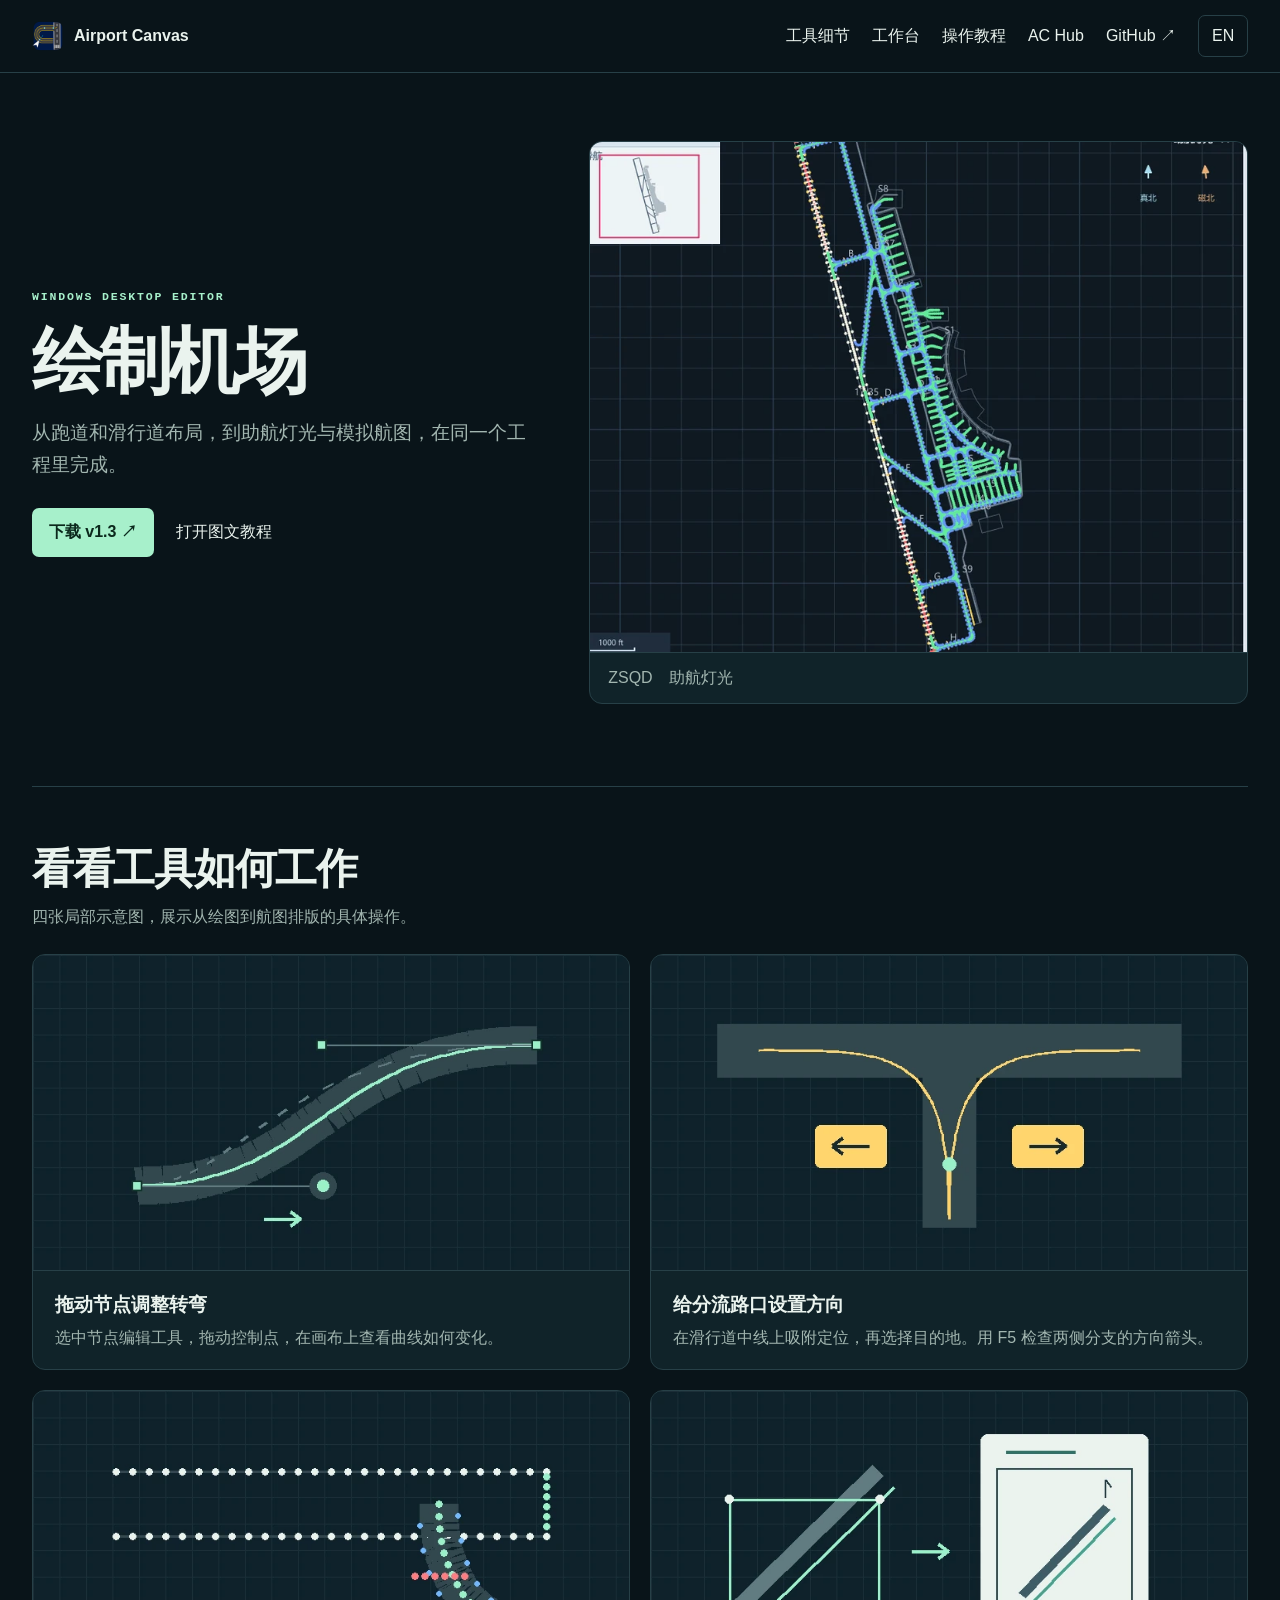
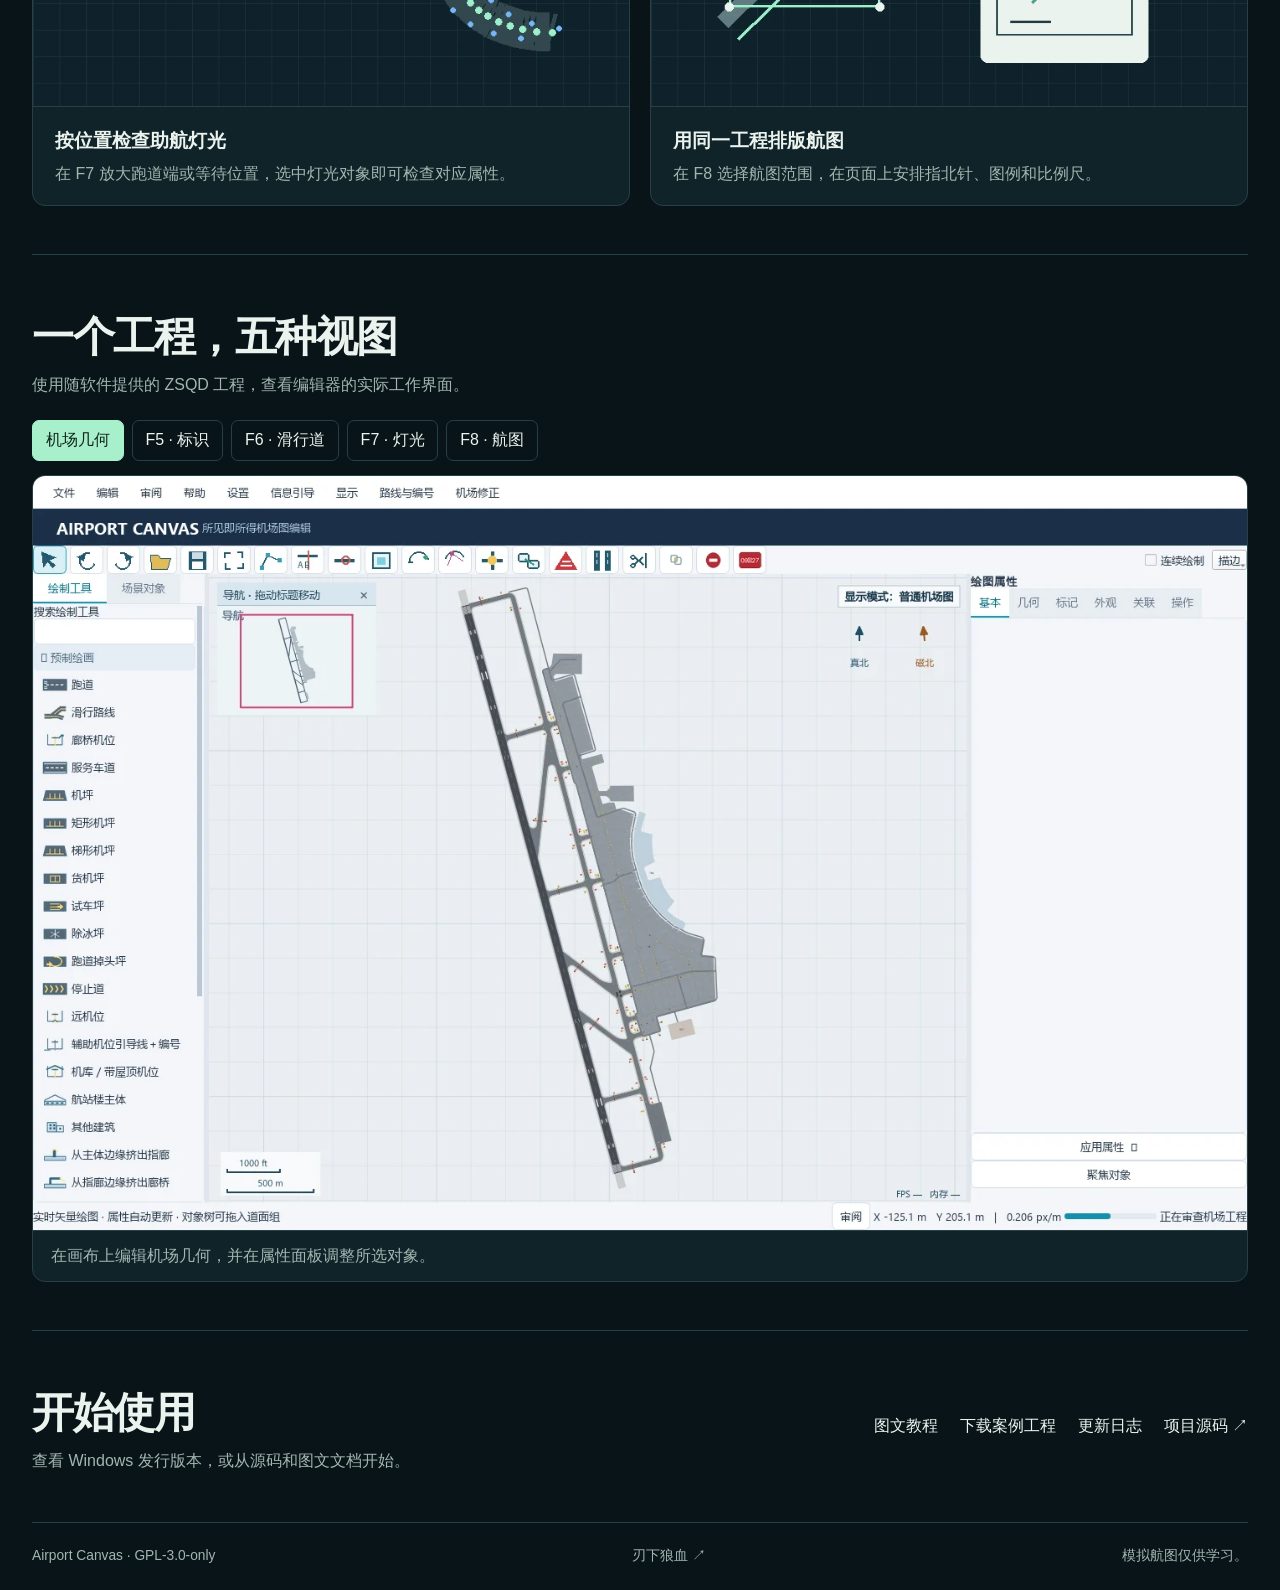
<file: docs/index.html>
<!doctype html>
<html lang="zh-CN"><head><meta charset="utf-8"><meta name="viewport" content="width=device-width,initial-scale=1"><meta name="description" content="Airport Canvas 是用于绘制机场平面、配置助航灯光与制作模拟航图的 Windows 编辑器。"><title>Airport Canvas — 机场绘图编辑器</title><link rel="icon" href="./portal-assets/logo.webp"><link rel="stylesheet" href="./portal-assets/site.css"><script defer src="./portal-assets/site.js"></script></head>
<body><header><nav class="wrap"><a class="brand" href="./"><img src="./portal-assets/logo.webp" width="32" height="32" alt="">Airport Canvas</a><div class="navlinks"><a href="#details" data-en="Tools">工具细节</a><a href="#workspace" data-en="Workspace">工作台</a><a href="./Airport-Canvas-1.2-Tutorial.html" data-en="Tutorial">操作教程</a><a href="./ac-hub.html">AC Hub</a><a href="https://github.com/RXLX-CHINA/Airport-Canvas">GitHub ↗</a><button id="language" type="button" lang="en">EN</button></div></nav></header>
<main><section class="hero wrap"><div class="intro"><p class="platform">WINDOWS DESKTOP EDITOR</p><h1 data-en="Draw airports">绘制机场</h1><p class="lede" data-en="Shape runways and taxiways, configure airfield lighting, and turn the same project into a simulated aerodrome chart.">从跑道和滑行道布局，到助航灯光与模拟航图，在同一个工程里完成。</p><div class="actions"><a class="primary" href="https://github.com/RXLX-CHINA/Airport-Canvas/releases/tag/v1.3" data-en="Download v1.3 ↗">下载 v1.3 ↗</a><a href="./Airport-Canvas-1.2-Tutorial.html" data-en="Open the illustrated tutorial">打开图文教程</a></div></div><figure class="heroArt"><img src="./portal-assets/hero.webp" alt="ZSQD 助航灯光预览" data-alt-en="ZSQD airfield lighting preview" width="850" height="660" fetchpriority="high"><figcaption>ZSQD <span data-en="Airfield lighting">助航灯光</span></figcaption></figure></section>
<section class="details wrap" id="details">
<h2 data-en="A closer look at the tools">看看工具如何工作</h2>
<p class="muted" data-en="Illustrated examples of four editing tasks.">四张局部示意图，展示从绘图到航图排版的具体操作。</p>
<div class="detail-grid">
<article><img src="./portal-assets/detail-node.webp" alt="拖动节点前后的滑行道曲线" data-alt-en="Taxiway curve before and after moving a node" width="720" height="380" loading="lazy"><div><h3 data-en="Adjust a turn by its nodes">拖动节点调整转弯</h3><p data-en="Select the node editing tool, drag a control point, and inspect the new curve on the canvas.">选中节点编辑工具，拖动控制点，在画布上查看曲线如何变化。</p></div></article>
<article><img src="./portal-assets/detail-sign.webp" alt="T 形路口的左、右方向指示" data-alt-en="Left and right directions at a T junction" width="720" height="380" loading="lazy"><div><h3 data-en="Assign directions at a junction">给分流路口设置方向</h3><p data-en="Snap to the taxiway centerline and select a destination. Use F5 to inspect the direction arrows at the junction.">在滑行道中线上吸附定位，再选择目的地。用 F5 检查两侧分支的方向箭头。</p></div></article>
<article><img src="./portal-assets/detail-light.webp" alt="深色画布上的跑道灯与滑行道灯" data-alt-en="Runway and taxiway lights on a dark canvas" width="720" height="380" loading="lazy"><div><h3 data-en="Inspect lighting by location">按位置检查助航灯光</h3><p data-en="In F7, zoom into a runway end or holding position and select a lighting object to inspect its settings.">在 F7 放大跑道端或等待位置，选中灯光对象即可检查对应属性。</p></div></article>
<article><img src="./portal-assets/detail-chart.webp" alt="从机场平面选择范围并排版成航图" data-alt-en="Select a region of the airport plan and compose a chart" width="720" height="380" loading="lazy"><div><h3 data-en="Compose a chart from the project">用同一工程排版航图</h3><p data-en="In F8, choose the chart extent and arrange the north arrow, legend and scale on the page.">在 F8 选择航图范围，在页面上安排指北针、图例和比例尺。</p></div></article>
</div></section>
<section class="work wrap" id="workspace"><h2 data-en="One project, five views">一个工程，五种视图</h2><p class="muted" data-en="Explore the actual editor with the included ZSQD project.">使用随软件提供的 ZSQD 工程，查看编辑器的实际工作界面。</p><div class="tabs" aria-label="Airport Canvas views"><button type="button" data-view="0" aria-pressed="true" data-en="Geometry">机场几何</button><button type="button" data-view="1" aria-pressed="false" data-en="F5 · Signs">F5 · 标识</button><button type="button" data-view="2" aria-pressed="false" data-en="F6 · Taxiways">F6 · 滑行道</button><button type="button" data-view="3" aria-pressed="false" data-en="F7 · Lighting">F7 · 灯光</button><button type="button" data-view="4" aria-pressed="false" data-en="F8 · Charts">F8 · 航图</button></div><figure class="workspace"><img id="view-image" src="./portal-assets/view-0.webp" alt="机场几何编辑界面" width="1450" height="900" loading="lazy"><figcaption id="view-caption" aria-live="polite">在画布上编辑机场几何，并在属性面板调整所选对象。</figcaption></figure></section>
<section class="resources wrap"><div><h2 data-en="Get started">开始使用</h2><p class="muted" data-en="Browse Windows releases or explore the source code and illustrated documentation.">查看 Windows 发行版本，或从源码和图文文档开始。</p></div><div class="actions"><a href="./Airport-Canvas-1.2-Tutorial.html" data-en="Illustrated tutorial">图文教程</a><a href="./ac-hub.html" data-en="Download example projects">下载案例工程</a><a href="./Airport-Canvas-Changelog.html" data-en="Changelog">更新日志</a><a href="https://github.com/RXLX-CHINA/Airport-Canvas" data-en="Source code ↗">项目源码 ↗</a></div></section></main>
<footer class="wrap"><span>Airport Canvas · GPL-3.0-only</span><a href="https://space.bilibili.com/193006350">刃下狼血 ↗</a><span data-en="Simulated charts are for learning only.">模拟航图仅供学习。</span></footer></body></html>
</file>
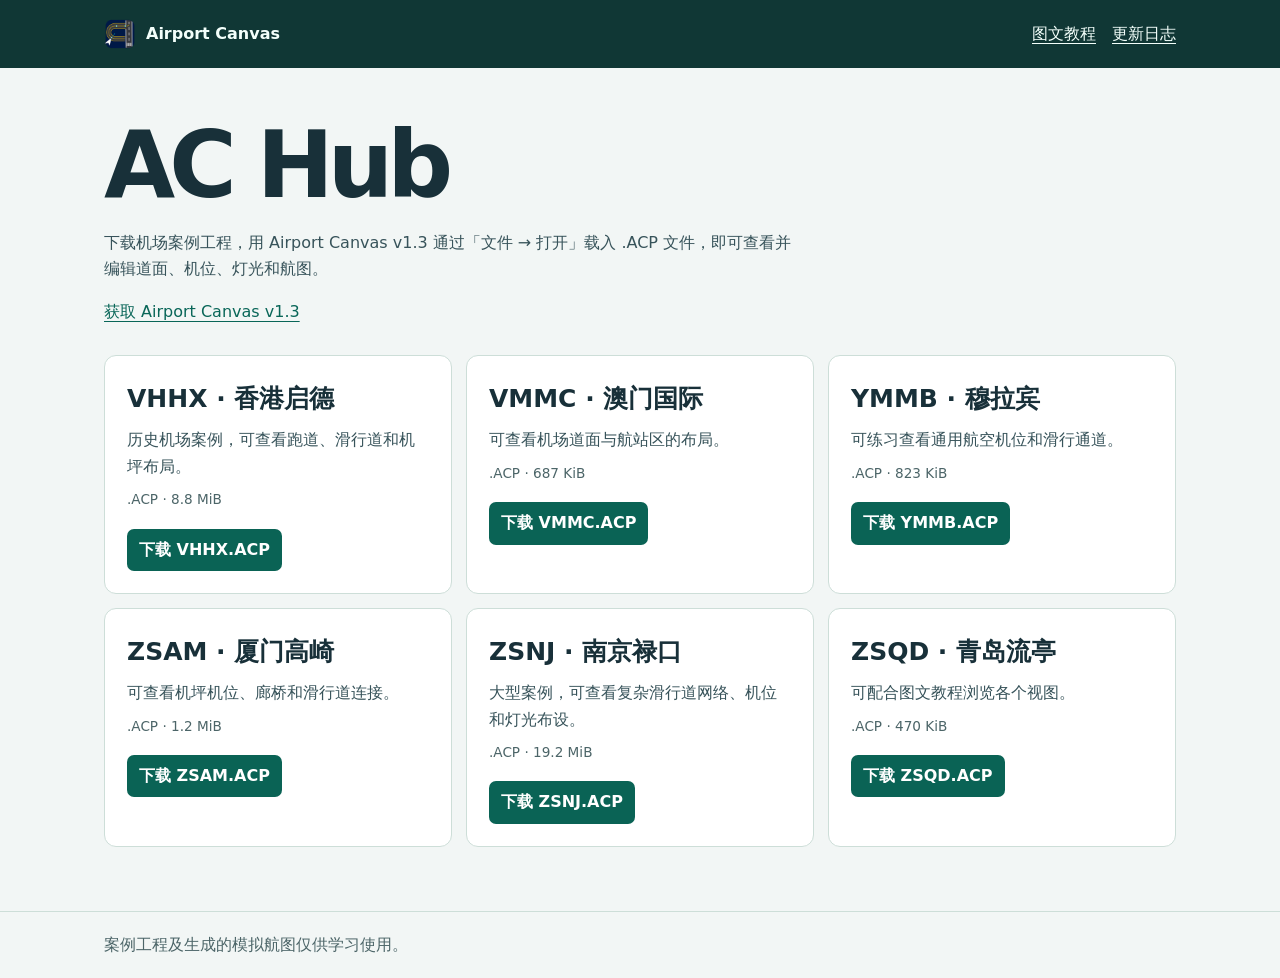
<file: docs/ac-hub.html>
<!doctype html>
<html lang="zh-CN">
<head>
<meta charset="utf-8">
<meta name="viewport" content="width=device-width, initial-scale=1">
<meta name="description" content="下载可用 Airport Canvas 打开和编辑的机场案例工程。">
<title>AC Hub · Airport Canvas</title>
<style>
*{box-sizing:border-box}body{margin:0;background:#f2f6f5;color:#183039;font:16px/1.65 system-ui,"Microsoft YaHei",sans-serif}
.wrap{max-width:1120px;margin:auto;padding-inline:24px}header{background:#103735;color:#fff}nav{display:flex;align-items:center;justify-content:space-between;gap:16px;min-height:68px;flex-wrap:wrap}nav a{color:#f3fffb}.brand{display:flex;align-items:center;gap:10px;font-weight:750;text-decoration:none}
main{padding-block:52px 64px}h1{font-size:clamp(45px,9vw,92px);letter-spacing:-.065em;line-height:1;margin:0 0 18px}.intro{max-width:690px;color:#37535a}.links{display:flex;flex-wrap:wrap;gap:16px}a{color:#096658;text-underline-offset:.22em}
.grid{display:grid;grid-template-columns:repeat(auto-fit,minmax(min(100%,270px),1fr));gap:14px;margin-top:30px}.card{display:flex;flex-direction:column;gap:8px;background:#fff;border:1px solid #cdded8;border-radius:12px;padding:22px}.card h2,.card p{margin:0}.card h2{font-size:25px}.card p{color:#37535a}.download{align-self:flex-start;margin-top:10px;background:#0a6355;color:#fff;border-radius:7px;padding:8px 12px;text-decoration:none;font-weight:650}.download:hover{background:#084e43}a:focus-visible{outline:3px solid #df8b32;outline-offset:3px}.size{font-size:.85rem;color:#4c6568}footer{border-top:1px solid #cdded8;color:#4c6568}.foot{padding-block:20px}
</style>
</head>
<body>
<header><nav class="wrap"><a class="brand" href="./"><img src="./portal-assets/logo.webp" width="32" height="32" alt="">Airport Canvas</a><div class="links"><a href="./Airport-Canvas-1.2-Tutorial.html">图文教程</a><a href="./Airport-Canvas-Changelog.html">更新日志</a></div></nav></header>
<main class="wrap">
<h1>AC Hub</h1>
<p class="intro">下载机场案例工程，用 Airport Canvas v1.3 通过「文件 → 打开」载入 .ACP 文件，即可查看并编辑道面、机位、灯光和航图。</p>
<p><a href="https://github.com/RXLX-CHINA/Airport-Canvas/releases/tag/v1.3">获取 Airport Canvas v1.3</a></p>
<section class="grid" aria-label="机场案例工程">
<article class="card"><h2>VHHX · 香港启德</h2><p>历史机场案例，可查看跑道、滑行道和机坪布局。</p><span class="size">.ACP · 8.8 MiB</span><a class="download" href="./ac-projects/VHHX.ACP" download>下载 VHHX.ACP</a></article>
<article class="card"><h2>VMMC · 澳门国际</h2><p>可查看机场道面与航站区的布局。</p><span class="size">.ACP · 687 KiB</span><a class="download" href="./ac-projects/VMMC.ACP" download>下载 VMMC.ACP</a></article>
<article class="card"><h2>YMMB · 穆拉宾</h2><p>可练习查看通用航空机位和滑行通道。</p><span class="size">.ACP · 823 KiB</span><a class="download" href="./ac-projects/YMMB.ACP" download>下载 YMMB.ACP</a></article>
<article class="card"><h2>ZSAM · 厦门高崎</h2><p>可查看机坪机位、廊桥和滑行道连接。</p><span class="size">.ACP · 1.2 MiB</span><a class="download" href="./ac-projects/ZSAM.ACP" download>下载 ZSAM.ACP</a></article>
<article class="card"><h2>ZSNJ · 南京禄口</h2><p>大型案例，可查看复杂滑行道网络、机位和灯光布设。</p><span class="size">.ACP · 19.2 MiB</span><a class="download" href="./ac-projects/ZSNJ.ACP" download>下载 ZSNJ.ACP</a></article>
<article class="card"><h2>ZSQD · 青岛流亭</h2><p>可配合图文教程浏览各个视图。</p><span class="size">.ACP · 470 KiB</span><a class="download" href="./ac-projects/ZSQD.ACP" download>下载 ZSQD.ACP</a></article>
</section>
</main>
<footer><div class="wrap foot">案例工程及生成的模拟航图仅供学习使用。</div></footer>
</body>
</html>
</file>
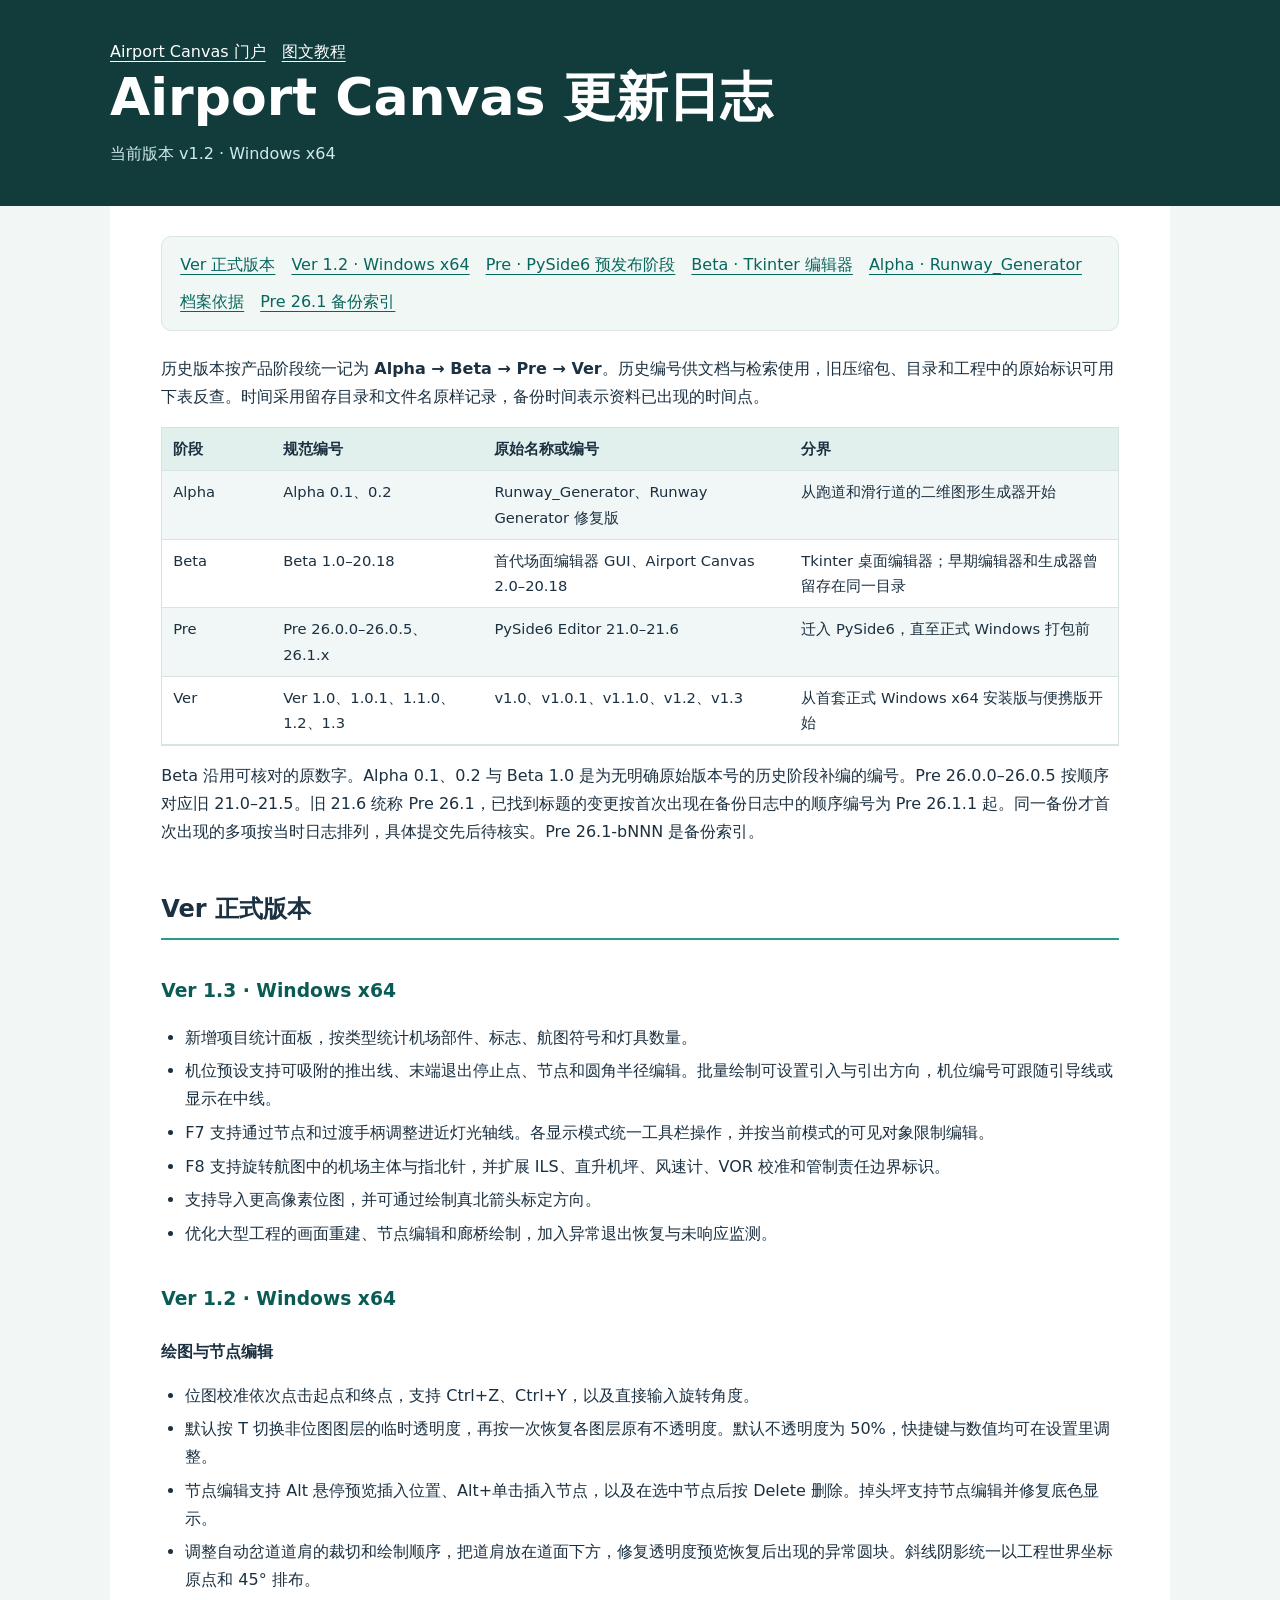
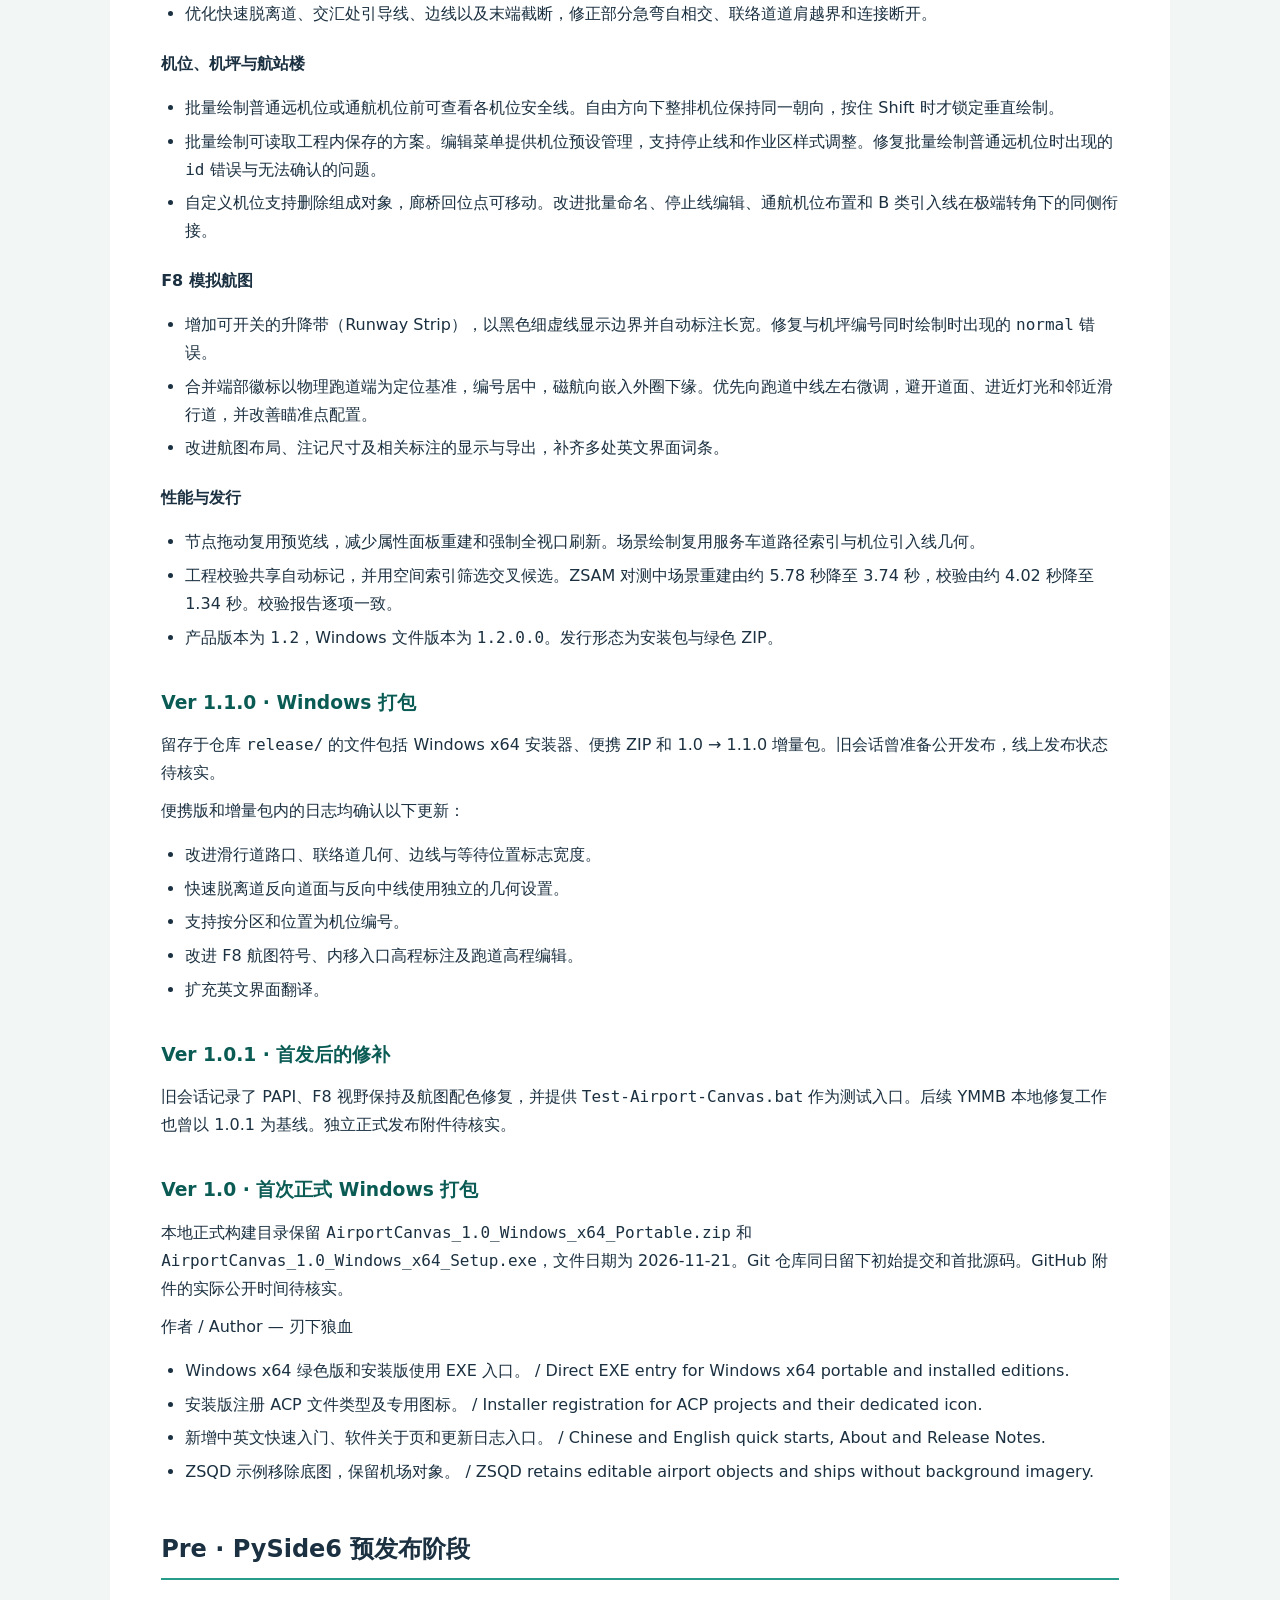
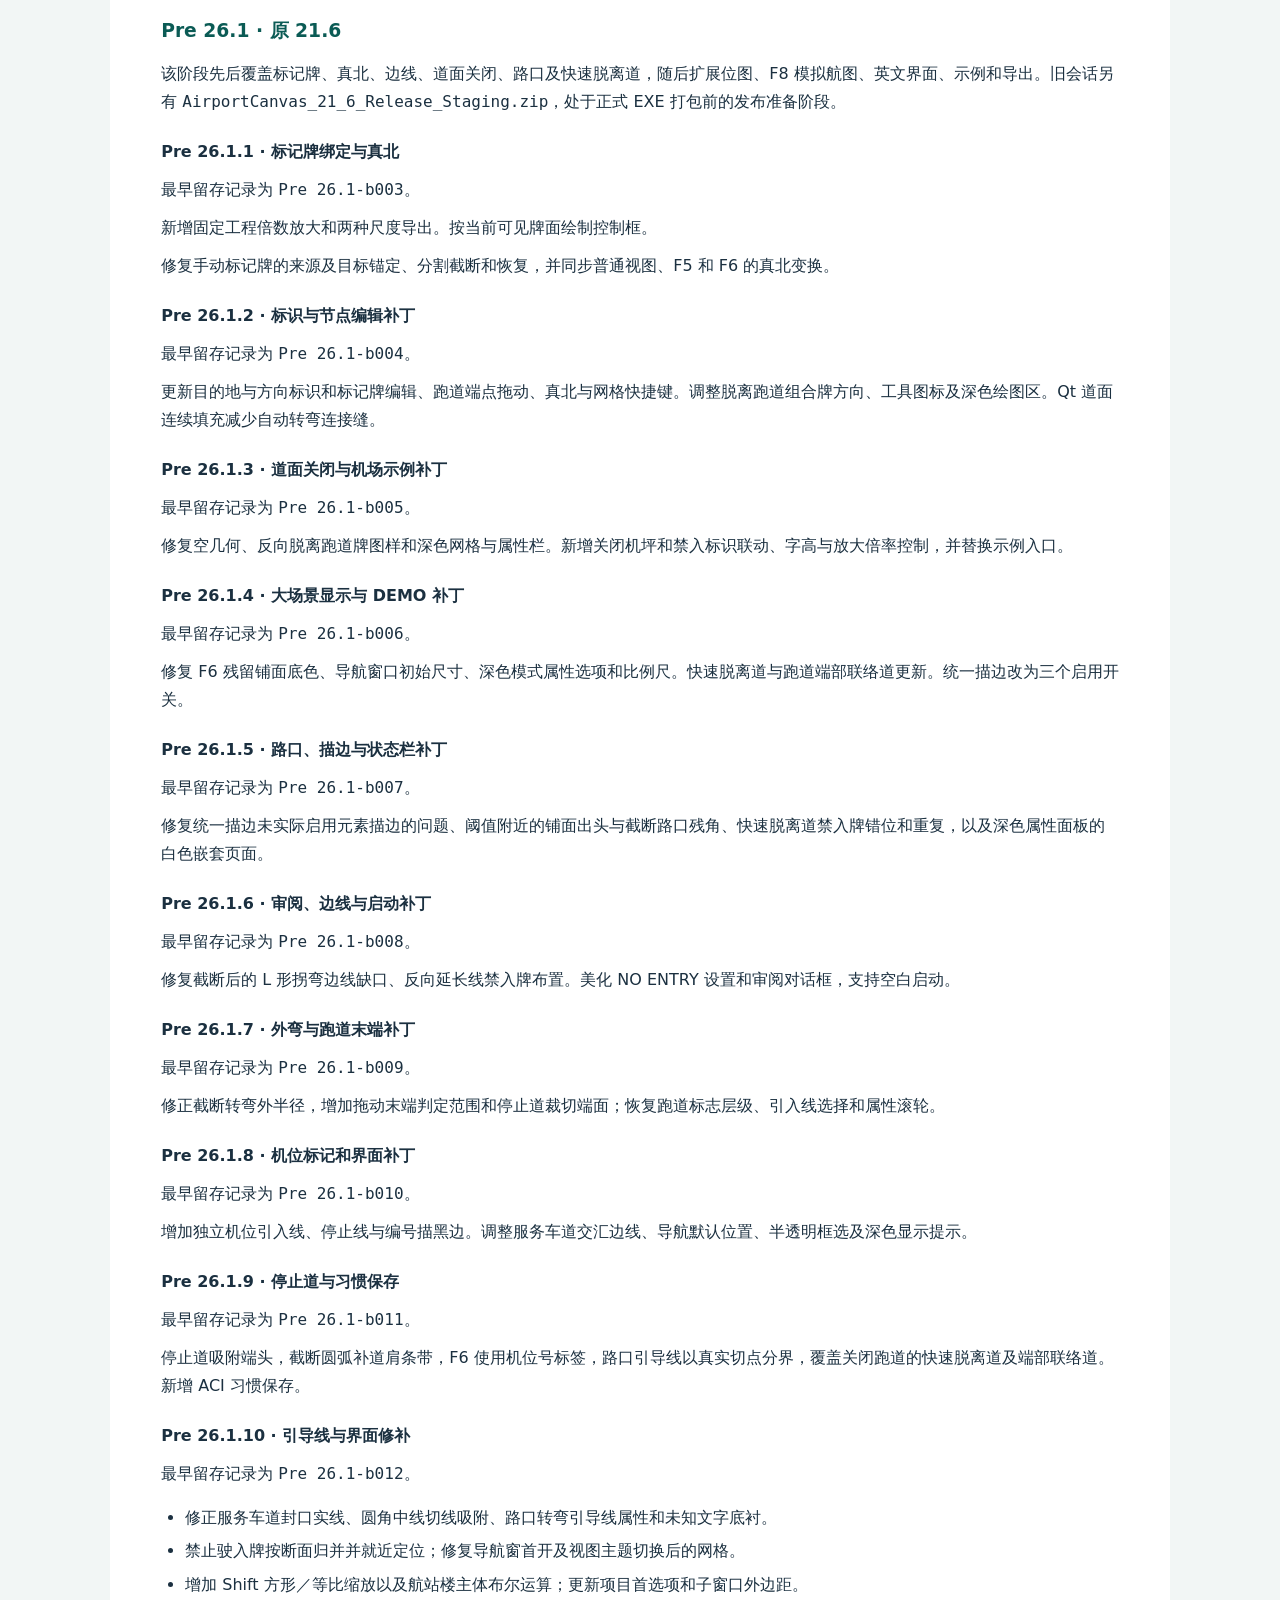
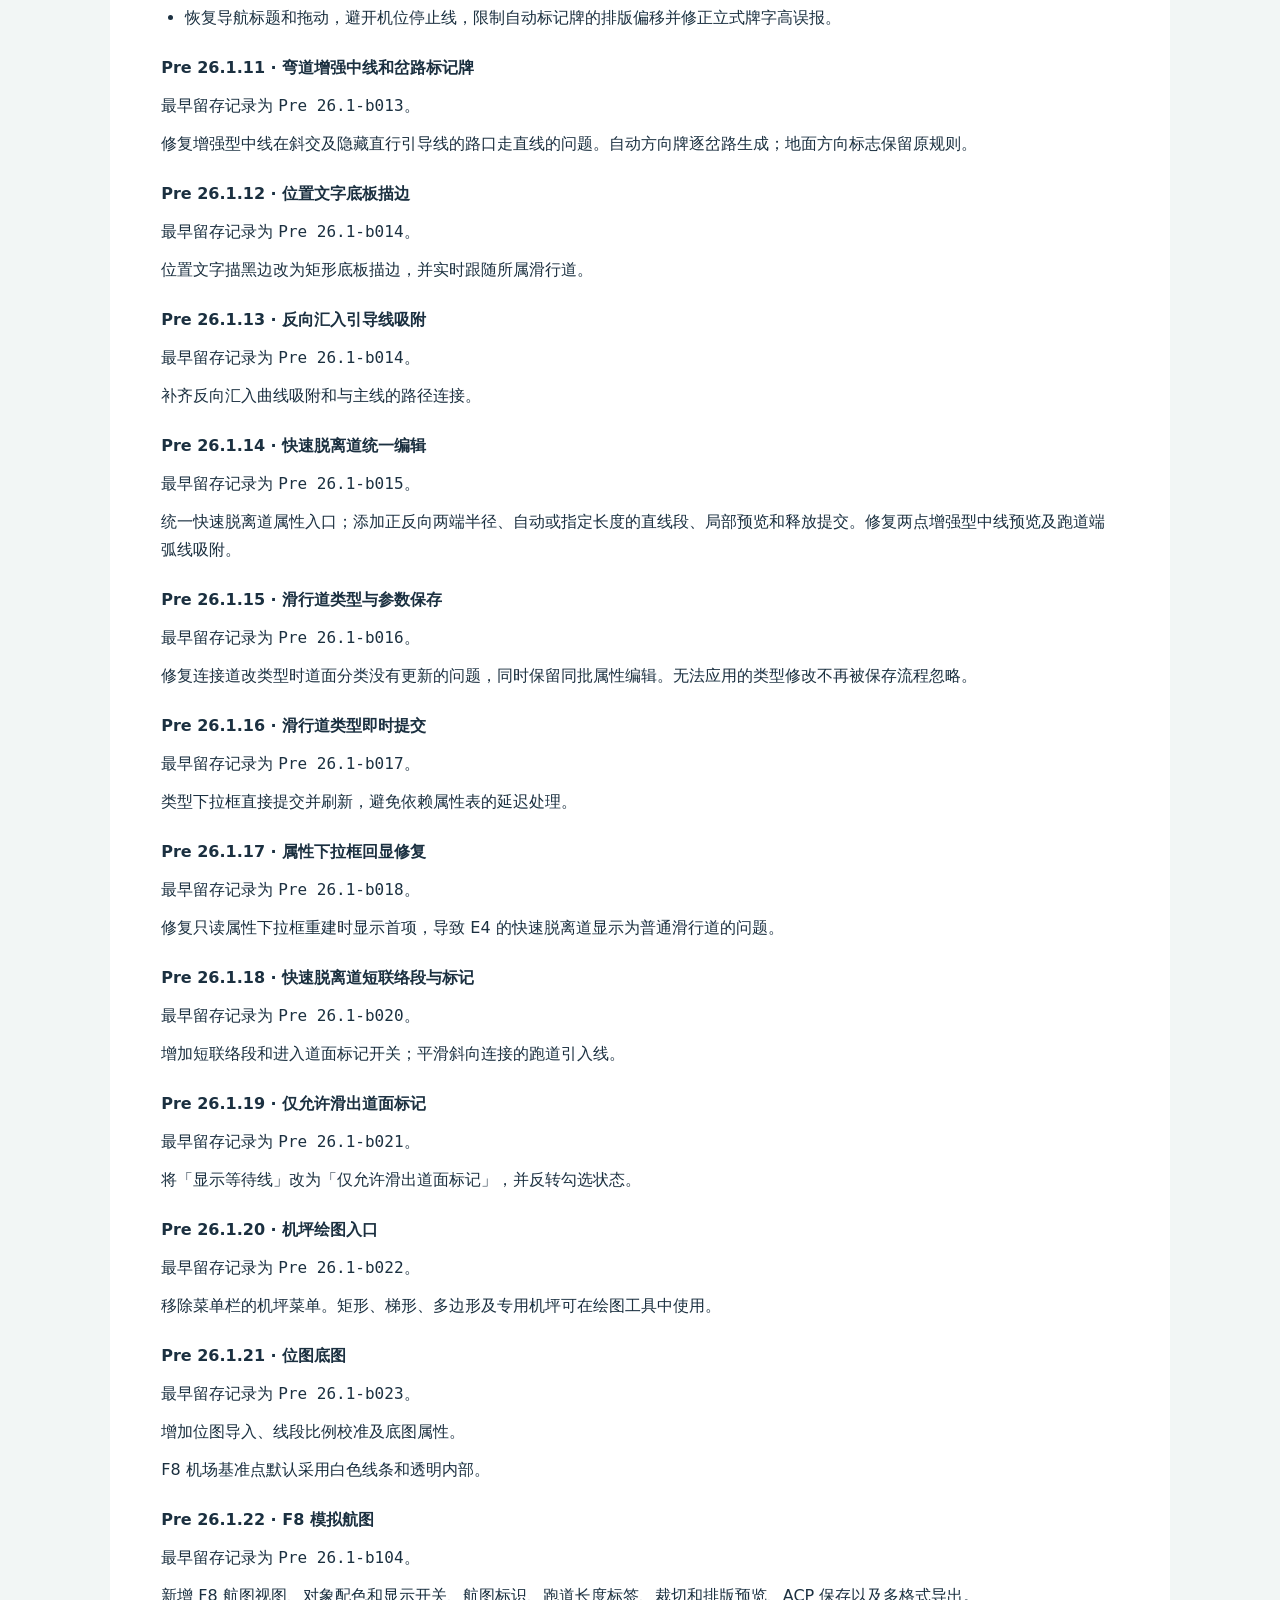
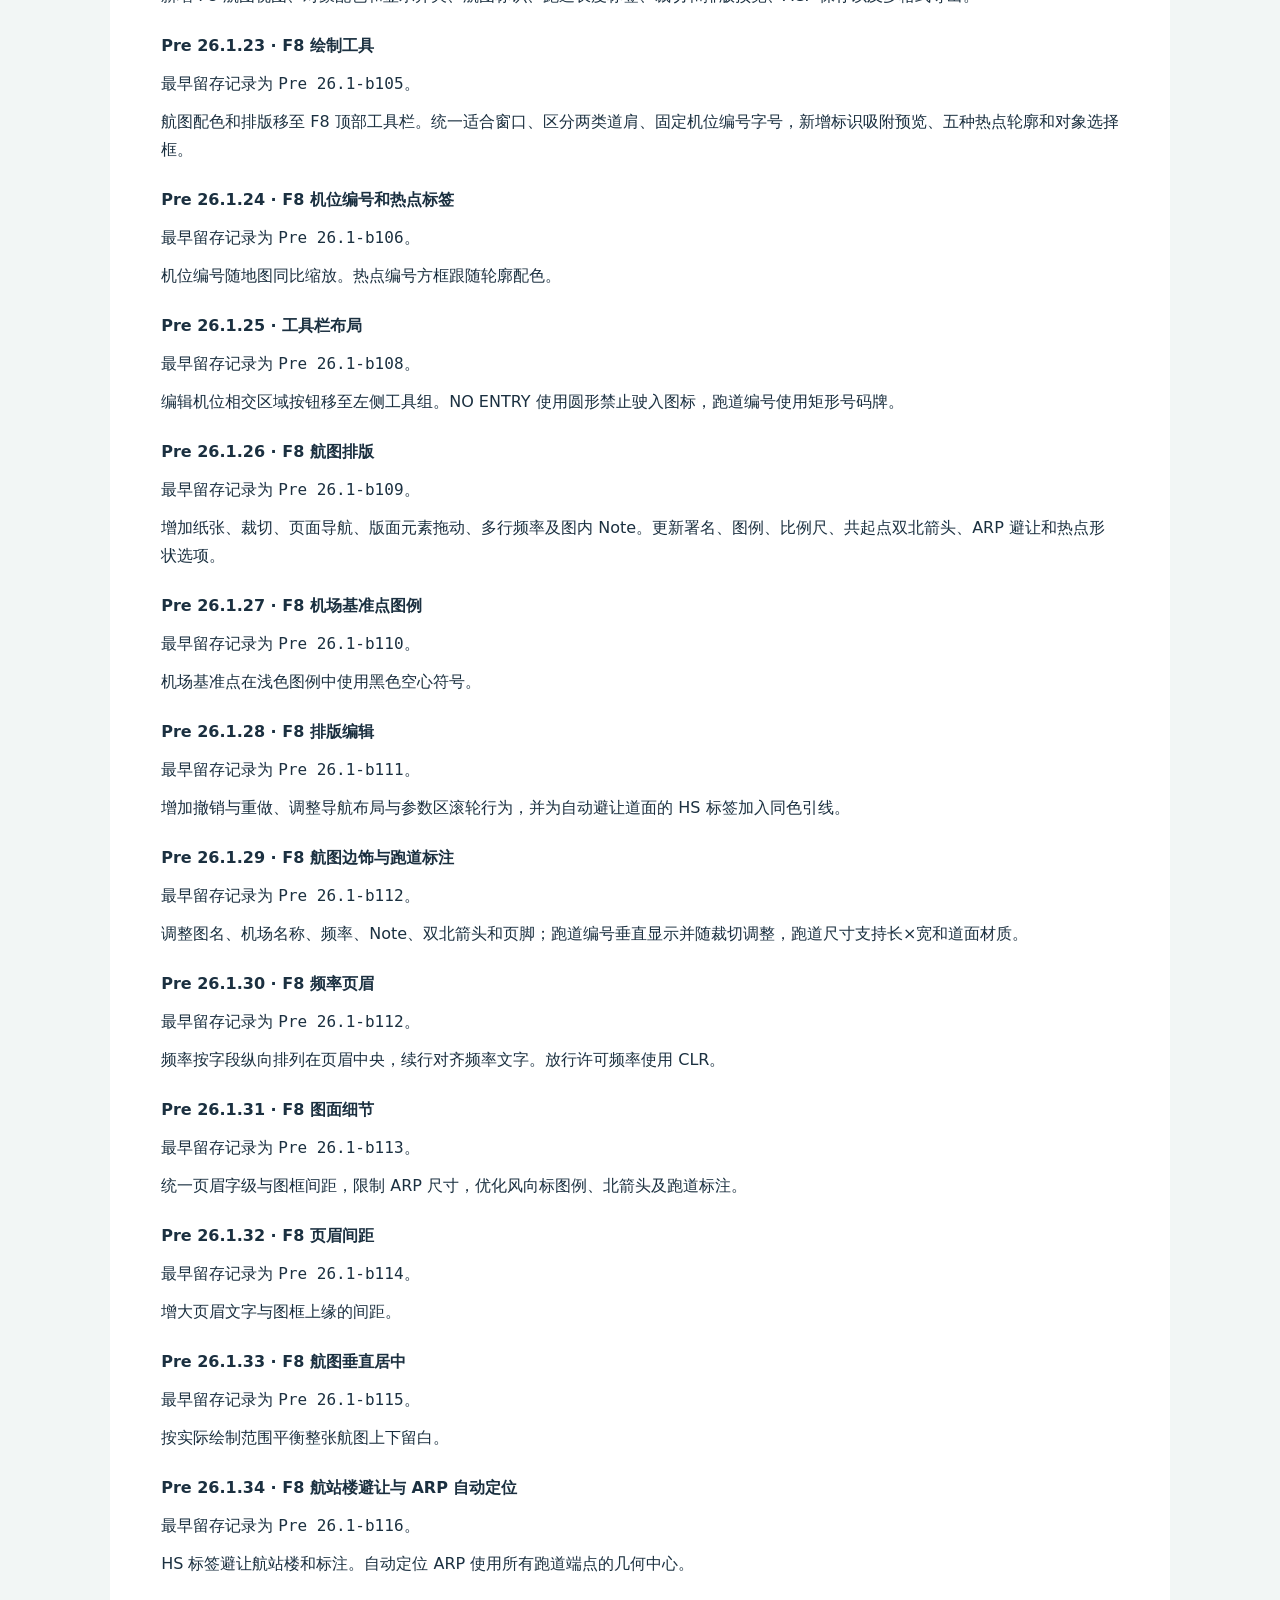
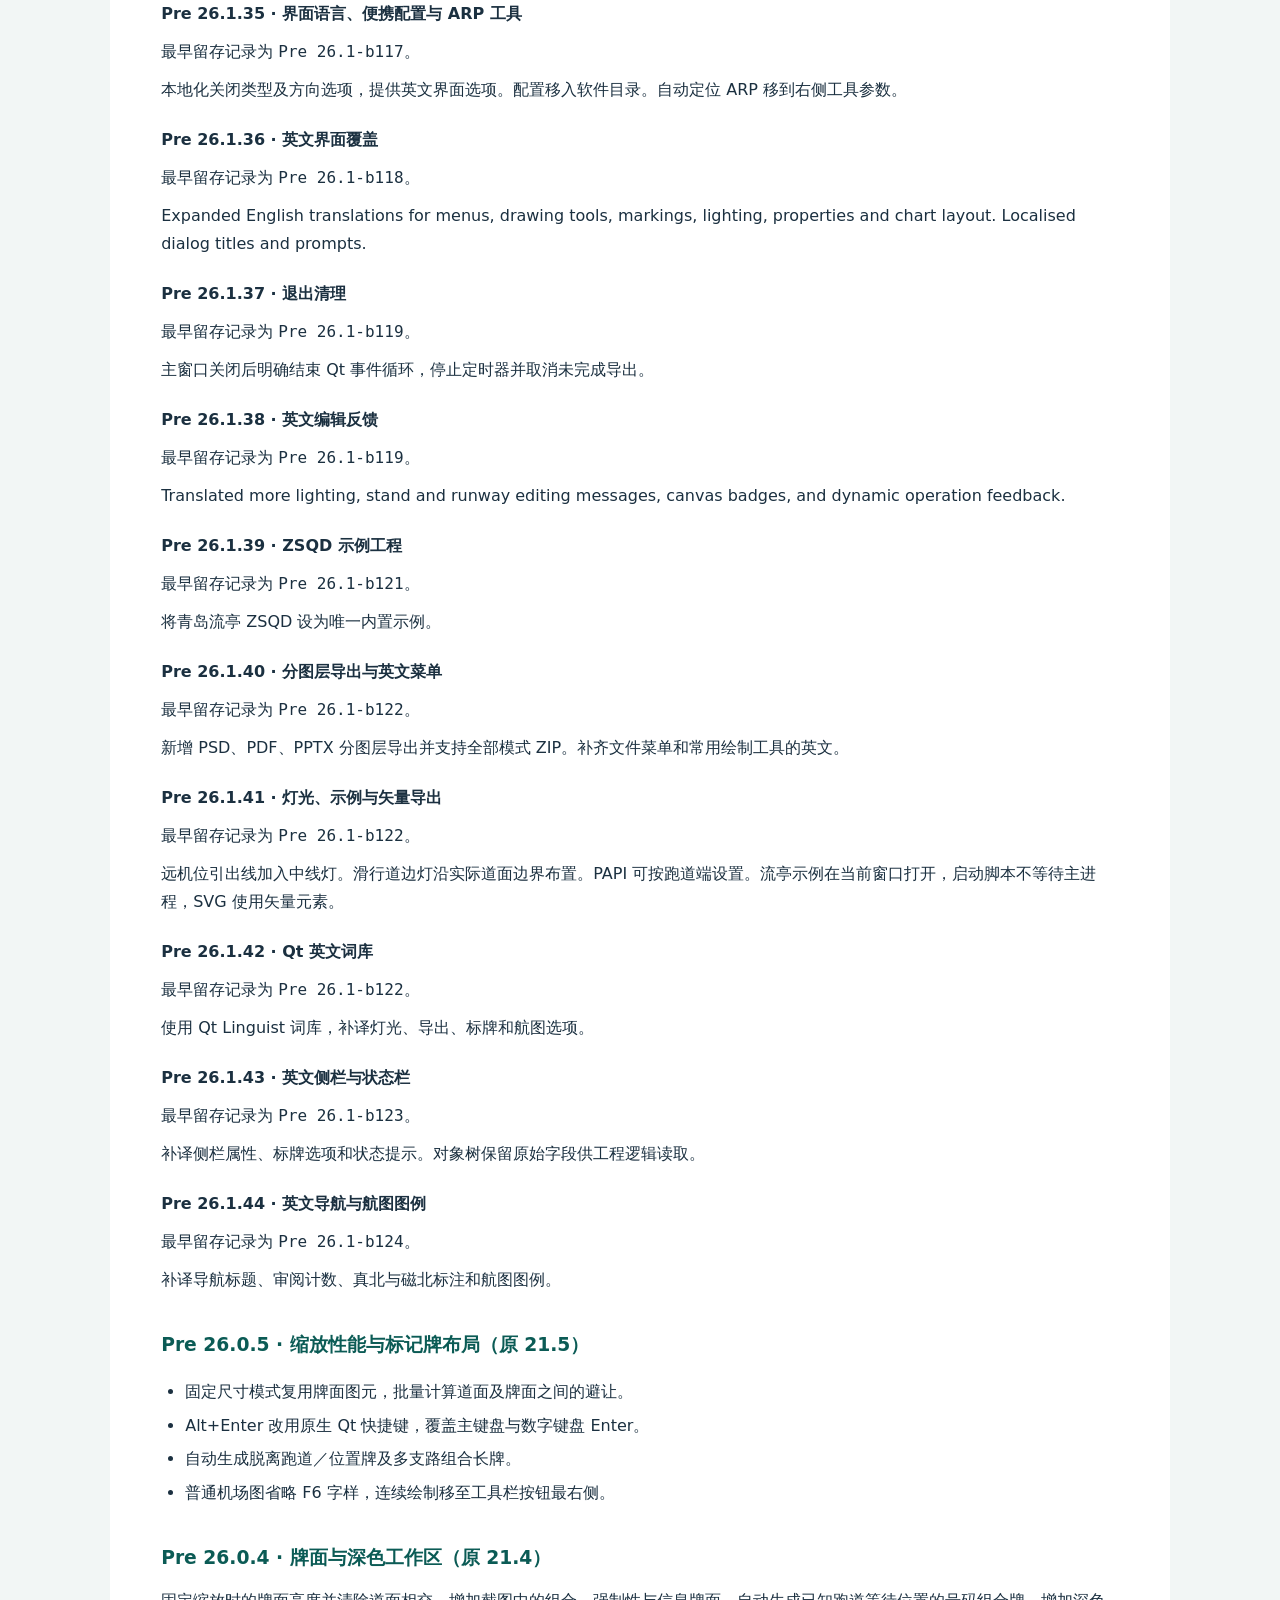
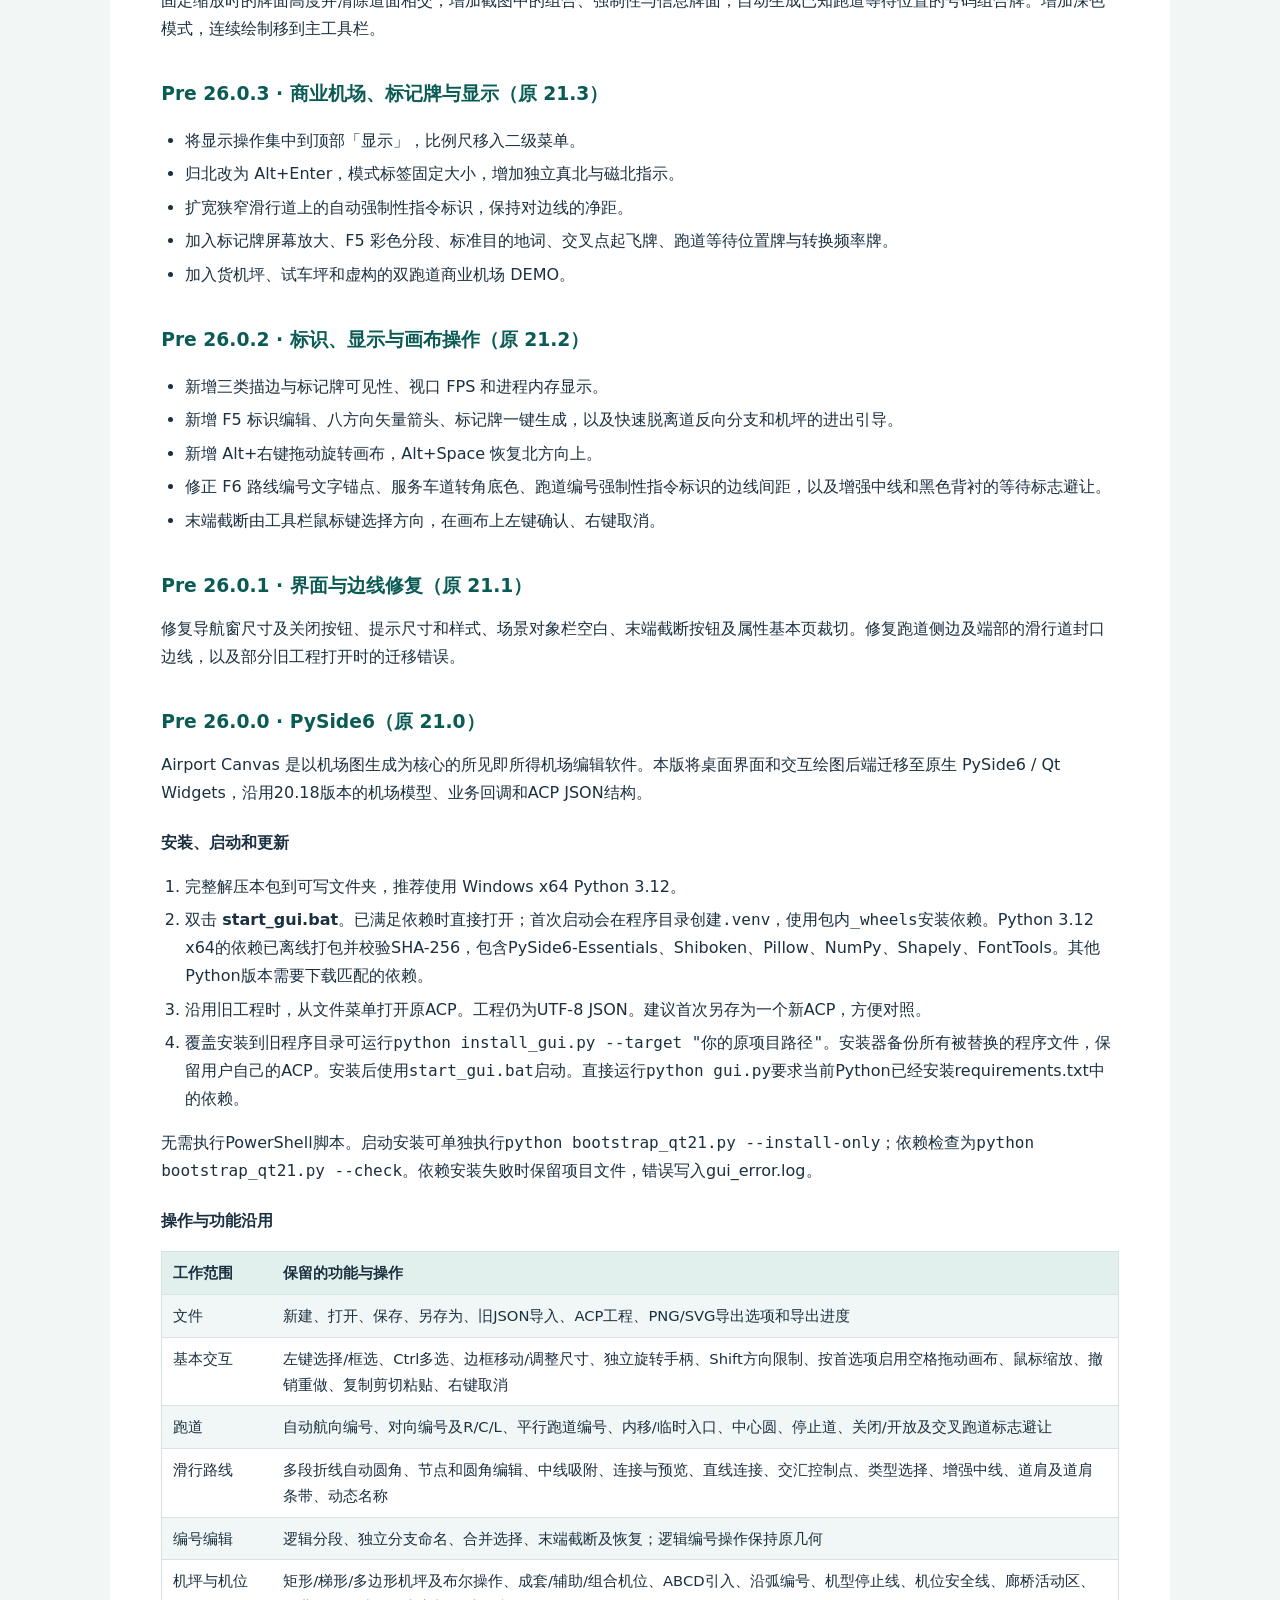
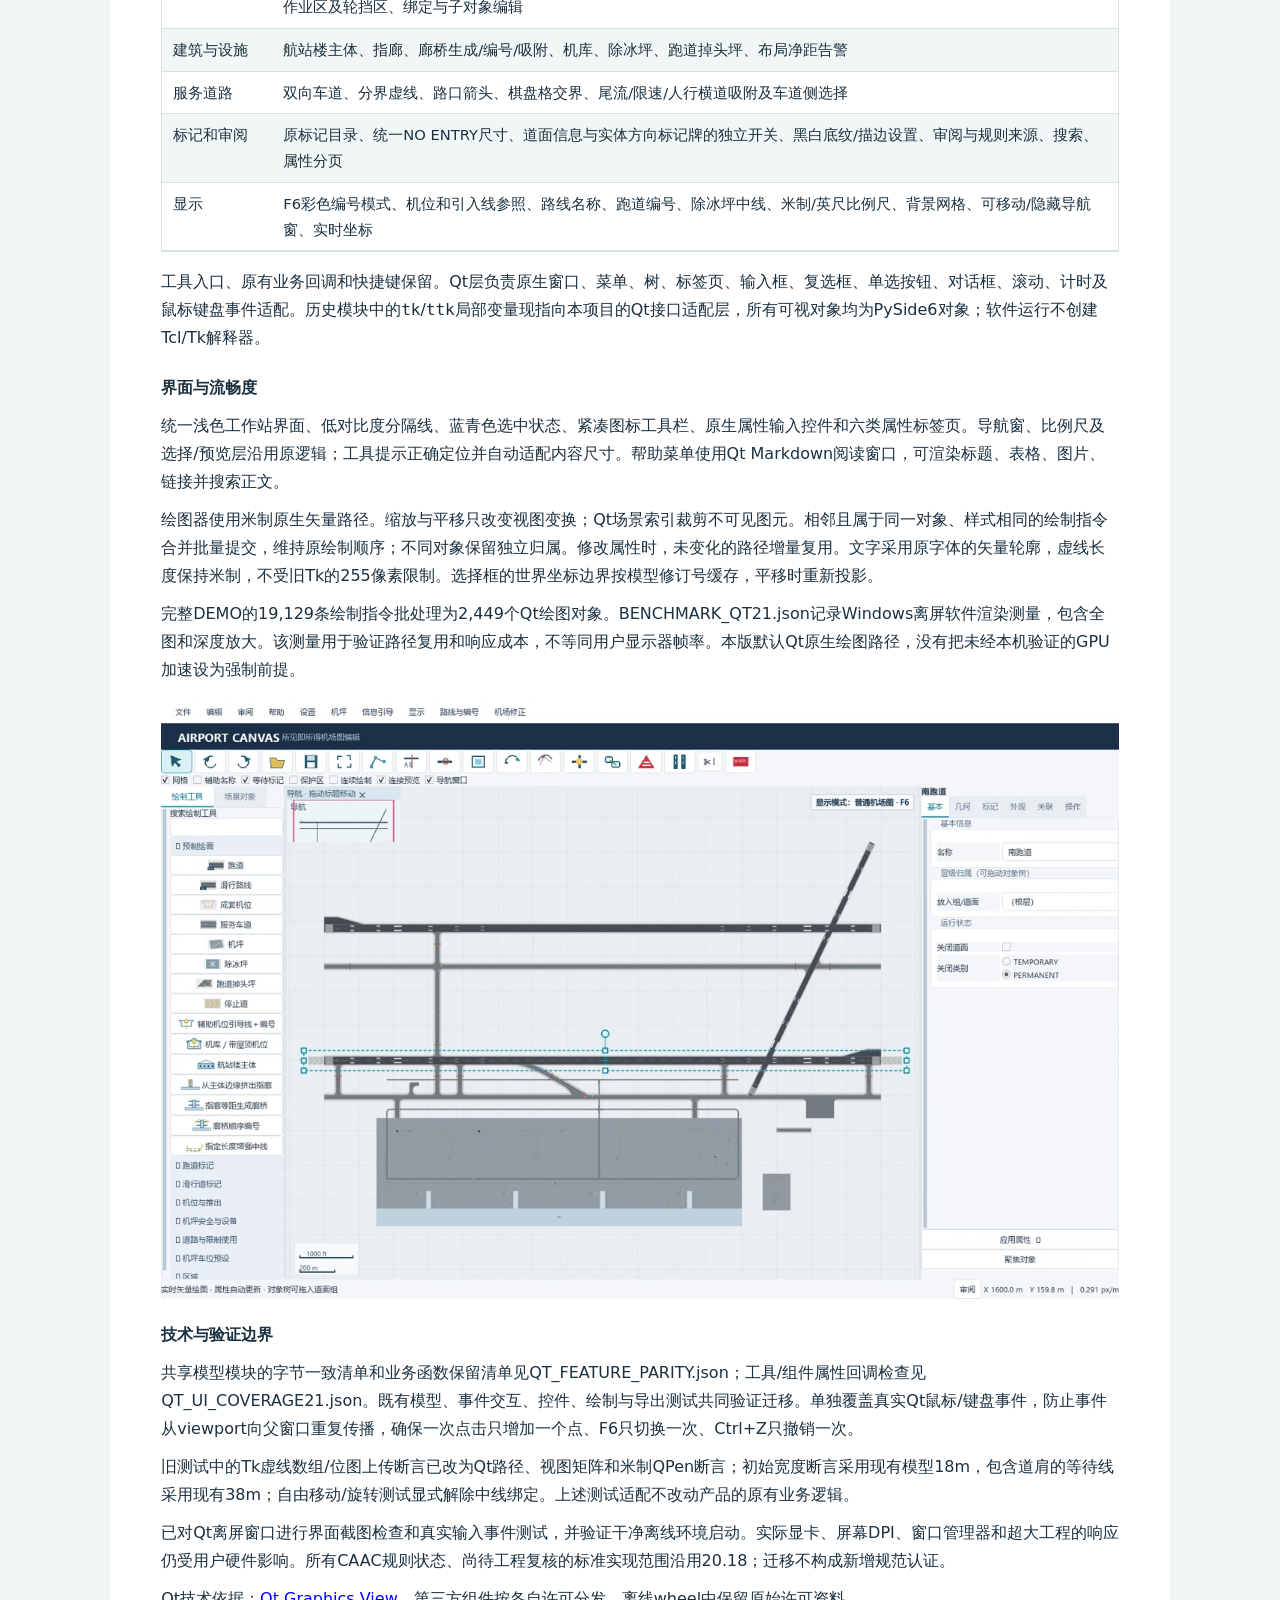
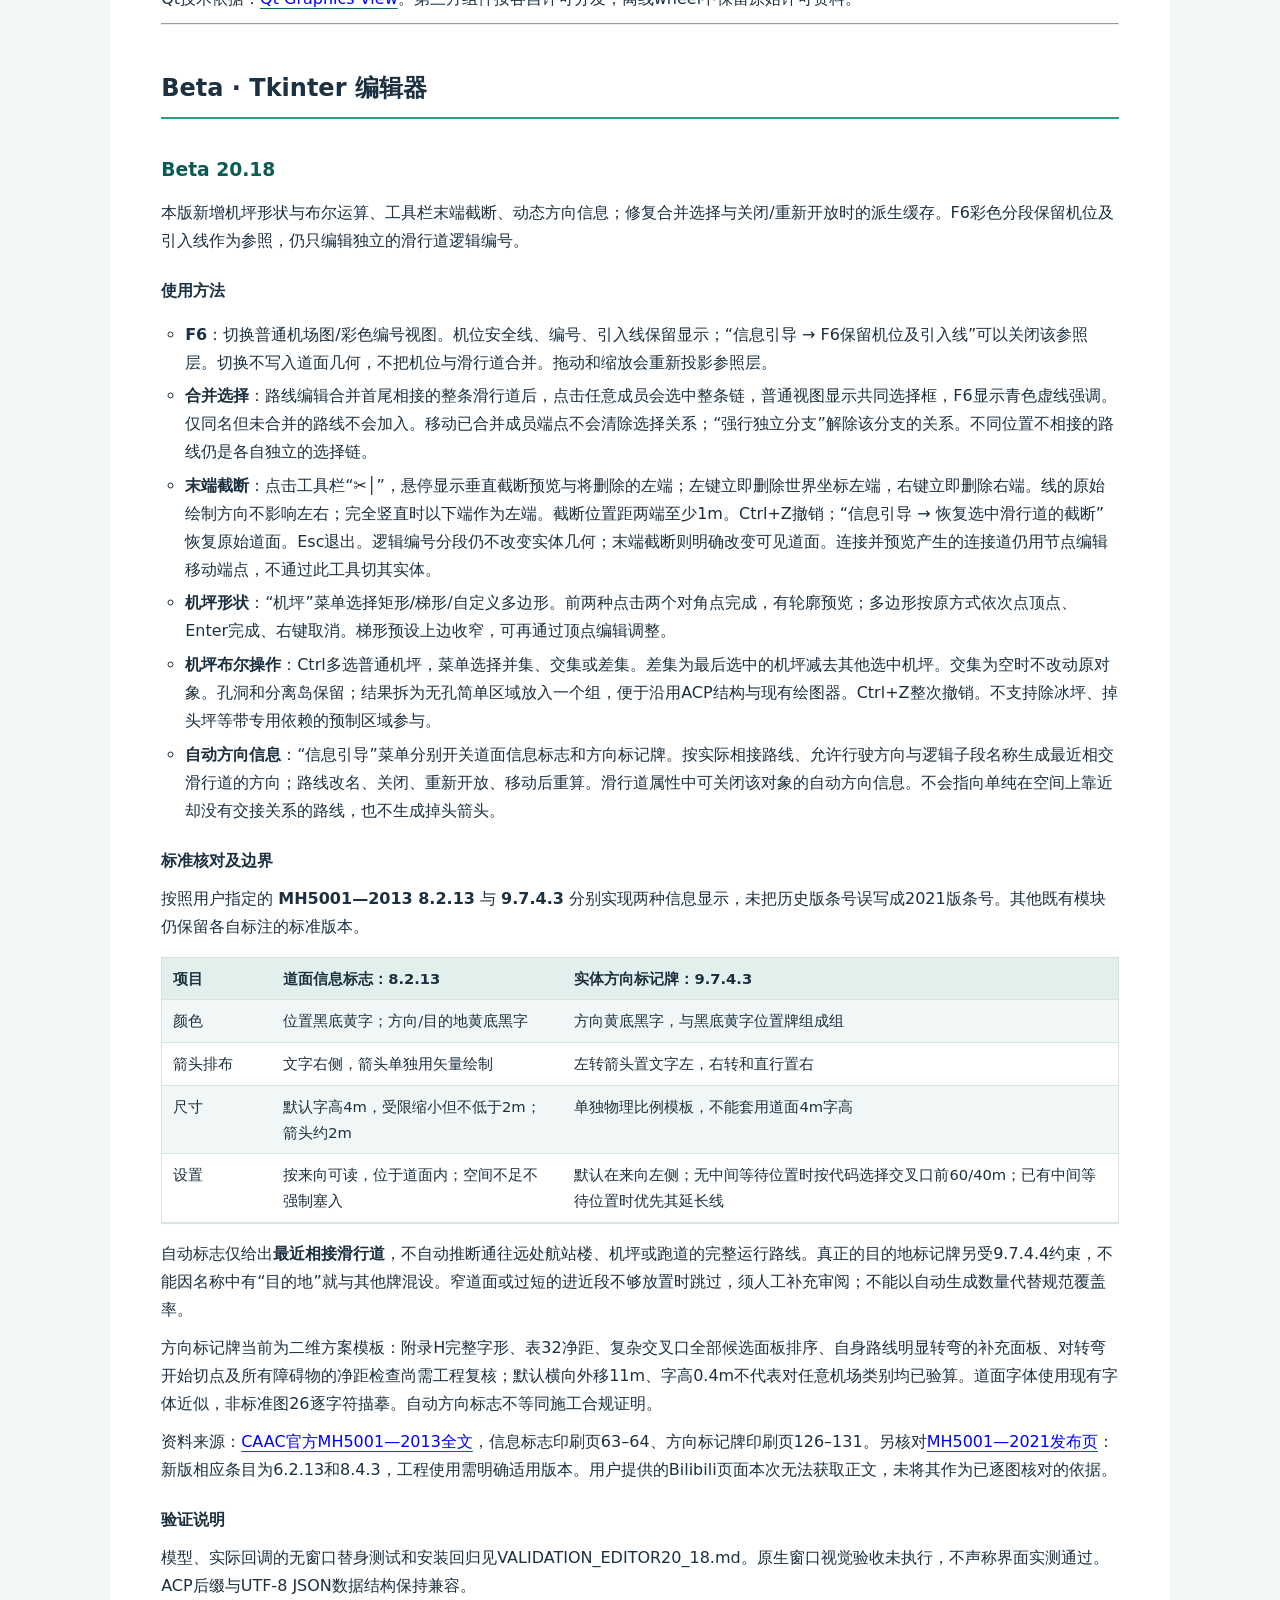
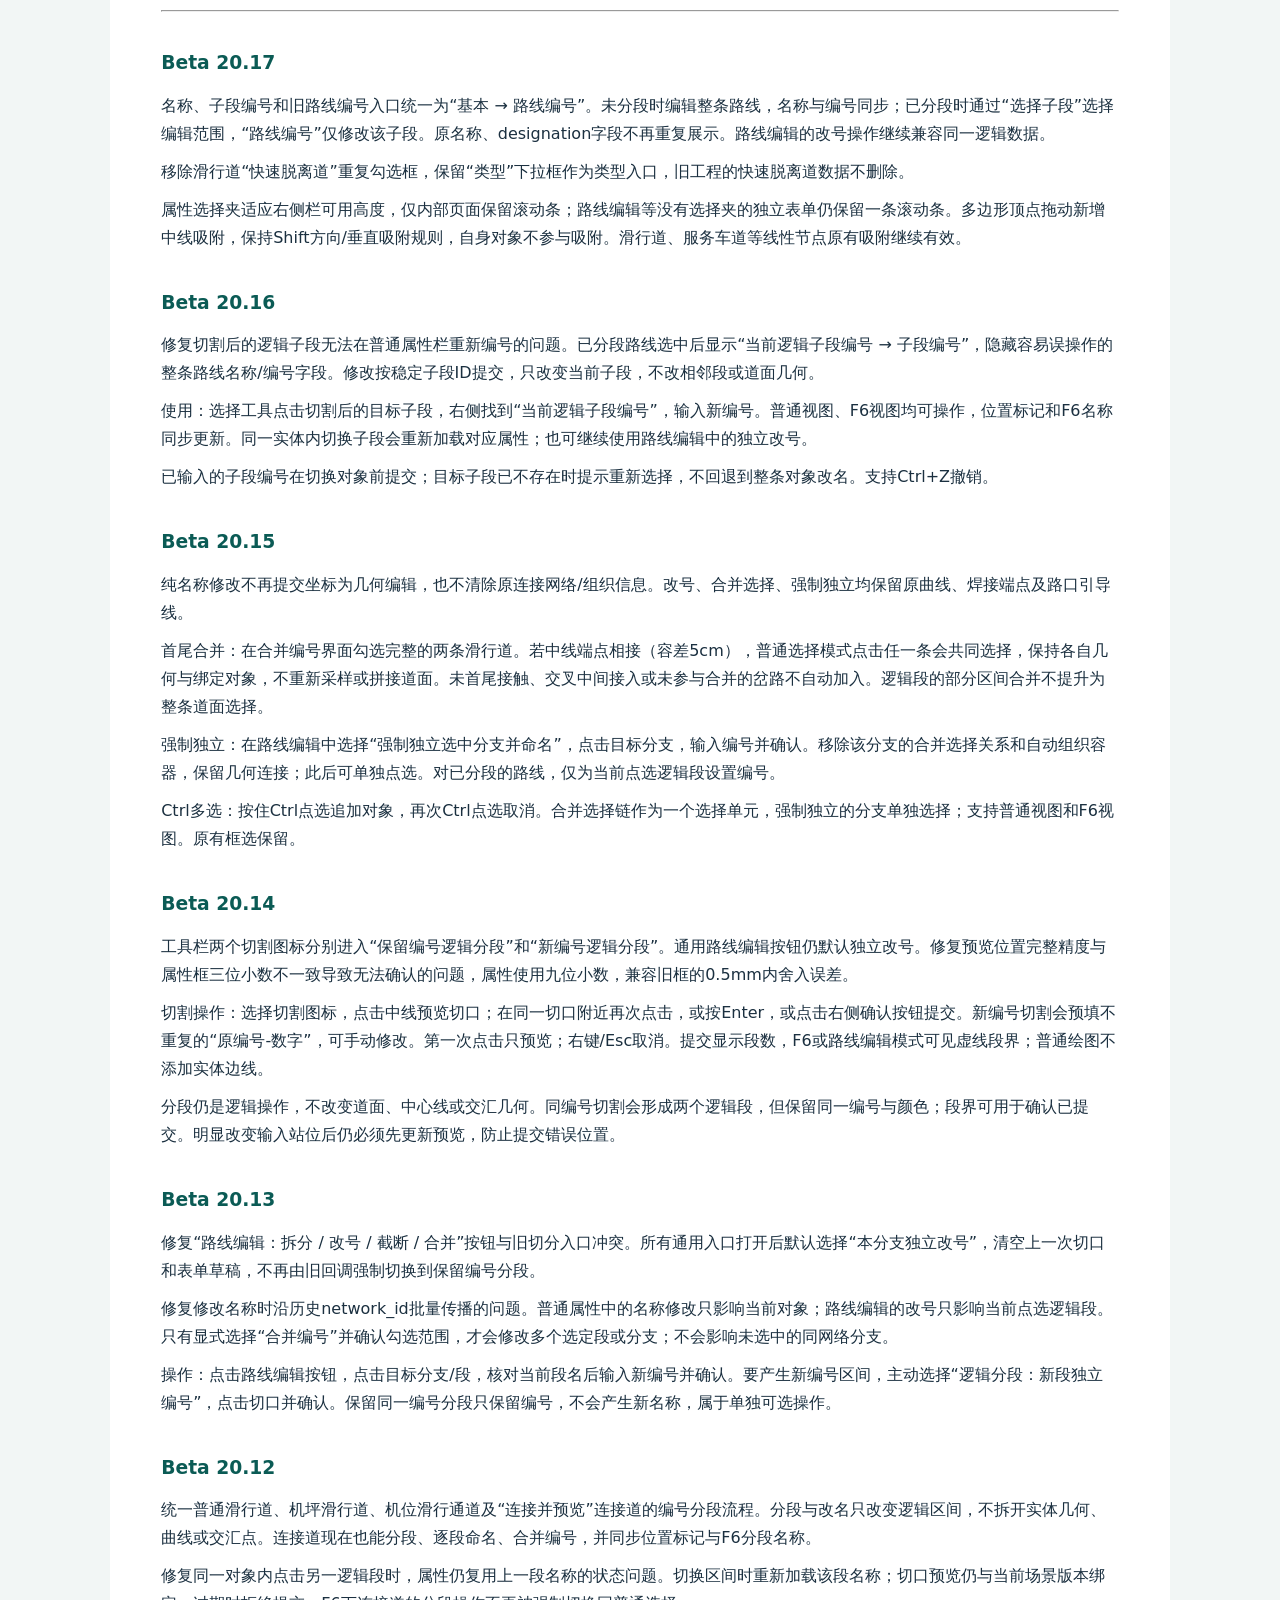
<file: docs/Airport-Canvas-Changelog.html>
<!doctype html>
<html lang="zh-CN"><head><meta charset="utf-8"><meta name="viewport" content="width=device-width,initial-scale=1"><title>Airport Canvas 更新日志</title><style>
*{box-sizing:border-box}html{scroll-behavior:smooth}body{margin:0;background:#f2f6f5;color:#1b3040;font:16px/1.75 system-ui,'Microsoft YaHei',sans-serif}
header{background:#123b3c;color:#fff;padding:38px 22px}header>div,main{max-width:1060px;margin:auto}h1{font-size:clamp(32px,5vw,52px);margin:0;line-height:1.2}
header p{margin:12px 0 0;color:#cfebe8}header a{color:#fff}main{background:#fff;padding:30px clamp(18px,4vw,52px) 65px}
nav,.related{display:flex;flex-wrap:wrap;gap:9px 16px}nav{border:1px solid #d9e7e3;background:#f0f7f5;padding:14px 18px;margin-bottom:24px;border-radius:10px}
a{color:#07665c;text-underline-offset:.22em}h2{margin:42px 0 16px;padding-bottom:8px;border-bottom:2px solid #289c8b}h3{margin:35px 0 12px;color:#0b5b55}h4{margin:22px 0 8px}
p{margin:10px 0}ul,ol{padding-left:1.5em}table{display:block;overflow:auto;width:100%;border-collapse:collapse;margin:16px 0;border:1px solid #d6e3e0;font-size:.92em}
tr:nth-child(even) td{background:#f1f7f6}td,th{min-width:110px;padding:8px 11px;border-bottom:1px solid #d8e4e1;text-align:left;vertical-align:top}th{background:#e1f0ec}
td p,th p{margin:0}li+li{margin-top:.35em}footer{margin-top:44px;border-top:1px solid #d8e4e1;padding-top:18px}pre{overflow:auto}img{display:block;max-width:100%;height:auto;margin:16px 0}
</style></head>
<body><header><div><div class="related"><a href="./">Airport Canvas 门户</a><a href="./Airport-Canvas-1.2-Tutorial.html">图文教程</a></div><h1>Airport Canvas 更新日志</h1><p>当前版本 v1.2 · Windows x64</p></div></header>
<main><nav aria-label="历史版本目录"><a href="#history-1">Ver 正式版本</a><a href="#history-2">Ver 1.2 · Windows x64</a><a href="#history-3">Pre · PySide6 预发布阶段</a><a href="#history-4">Beta · Tkinter 编辑器</a><a href="#history-5">Alpha · Runway_Generator</a><a href="#history-6">档案依据</a><a href="#history-7">Pre 26.1 备份索引</a></nav>

<p>历史版本按产品阶段统一记为 <span style=" font-weight:700;">Alpha → Beta → Pre → Ver</span>。历史编号供文档与检索使用，旧压缩包、目录和工程中的原始标识可用下表反查。时间采用留存目录和文件名原样记录，备份时间表示资料已出现的时间点。</p>
<table><tr>
<th scope="col">
<p><span style=" font-weight:700;">阶段</span></p></th>
<th scope="col">
<p><span style=" font-weight:700;">规范编号</span></p></th>
<th scope="col">
<p><span style=" font-weight:700;">原始名称或编号</span></p></th>
<th scope="col">
<p><span style=" font-weight:700;">分界</span></p></th></tr>
<tr>
<td>
<p>Alpha</p></td>
<td>
<p>Alpha 0.1、0.2</p></td>
<td>
<p>Runway_Generator、Runway Generator 修复版</p></td>
<td>
<p>从跑道和滑行道的二维图形生成器开始</p></td></tr>
<tr>
<td>
<p>Beta</p></td>
<td>
<p>Beta 1.0–20.18</p></td>
<td>
<p>首代场面编辑器 GUI、Airport Canvas 2.0–20.18</p></td>
<td>
<p>Tkinter 桌面编辑器；早期编辑器和生成器曾留存在同一目录</p></td></tr>
<tr>
<td>
<p>Pre</p></td>
<td>
<p>Pre 26.0.0–26.0.5、26.1.x</p></td>
<td>
<p>PySide6 Editor 21.0–21.6</p></td>
<td>
<p>迁入 PySide6，直至正式 Windows 打包前</p></td></tr>
<tr>
<td>
<p>Ver</p></td>
<td>
<p>Ver 1.0、1.0.1、1.1.0、1.2、1.3</p></td>
<td>
<p>v1.0、v1.0.1、v1.1.0、v1.2、v1.3</p></td>
<td>
<p>从首套正式 Windows x64 安装版与便携版开始</p></td></tr></table>
<p>Beta 沿用可核对的原数字。Alpha 0.1、0.2 与 Beta 1.0 是为无明确原始版本号的历史阶段补编的编号。Pre 26.0.0–26.0.5 按顺序对应旧 21.0–21.5。旧 21.6 统称 Pre 26.1，已找到标题的变更按首次出现在备份日志中的顺序编号为 Pre 26.1.1 起。同一备份才首次出现的多项按当时日志排列，具体提交先后待核实。Pre 26.1-bNNN 是备份索引。</p>
<h2 id="history-1">Ver 正式版本</h2>
<h3 id="ver-1-3">Ver 1.3 · Windows x64</h3>
<ul>
<li>新增项目统计面板，按类型统计机场部件、标志、航图符号和灯具数量。</li>
<li>机位预设支持可吸附的推出线、末端退出停止点、节点和圆角半径编辑。批量绘制可设置引入与引出方向，机位编号可跟随引导线或显示在中线。</li>
<li>F7 支持通过节点和过渡手柄调整进近灯光轴线。各显示模式统一工具栏操作，并按当前模式的可见对象限制编辑。</li>
<li>F8 支持旋转航图中的机场主体与指北针，并扩展 ILS、直升机坪、风速计、VOR 校准和管制责任边界标识。</li>
<li>支持导入更高像素位图，并可通过绘制真北箭头标定方向。</li>
<li>优化大型工程的画面重建、节点编辑和廊桥绘制，加入异常退出恢复与未响应监测。</li>
</ul>
<h3 id="history-2">Ver 1.2 · Windows x64</h3>
<h4>绘图与节点编辑</h4>
<ul>
<li>位图校准依次点击起点和终点，支持 Ctrl+Z、Ctrl+Y，以及直接输入旋转角度。</li>
<li>默认按 T 切换非位图图层的临时透明度，再按一次恢复各图层原有不透明度。默认不透明度为 50%，快捷键与数值均可在设置里调整。</li>
<li>节点编辑支持 Alt 悬停预览插入位置、Alt+单击插入节点，以及在选中节点后按 Delete 删除。掉头坪支持节点编辑并修复底色显示。</li>
<li>调整自动岔道道肩的裁切和绘制顺序，把道肩放在道面下方，修复透明度预览恢复后出现的异常圆块。斜线阴影统一以工程世界坐标原点和 45° 排布。</li>
<li>优化快速脱离道、交汇处引导线、边线以及末端截断，修正部分急弯自相交、联络道道肩越界和连接断开。</li></ul>
<h4>机位、机坪与航站楼</h4>
<ul>
<li>批量绘制普通远机位或通航机位前可查看各机位安全线。自由方向下整排机位保持同一朝向，按住 Shift 时才锁定垂直绘制。</li>
<li>批量绘制可读取工程内保存的方案。编辑菜单提供机位预设管理，支持停止线和作业区样式调整。修复批量绘制普通远机位时出现的 <span style=" font-family:'monospace';">id</span> 错误与无法确认的问题。</li>
<li>自定义机位支持删除组成对象，廊桥回位点可移动。改进批量命名、停止线编辑、通航机位布置和 B 类引入线在极端转角下的同侧衔接。</li></ul>
<h4>F8 模拟航图</h4>
<ul>
<li>增加可开关的升降带（Runway Strip），以黑色细虚线显示边界并自动标注长宽。修复与机坪编号同时绘制时出现的 <span style=" font-family:'monospace';">normal</span> 错误。</li>
<li>合并端部徽标以物理跑道端为定位基准，编号居中，磁航向嵌入外圈下缘。优先向跑道中线左右微调，避开道面、进近灯光和邻近滑行道，并改善瞄准点配置。</li>
<li>改进航图布局、注记尺寸及相关标注的显示与导出，补齐多处英文界面词条。</li></ul>
<h4>性能与发行</h4>
<ul>
<li>节点拖动复用预览线，减少属性面板重建和强制全视口刷新。场景绘制复用服务车道路径索引与机位引入线几何。</li>
<li>工程校验共享自动标记，并用空间索引筛选交叉候选。ZSAM 对测中场景重建由约 5.78 秒降至 3.74 秒，校验由约 4.02 秒降至 1.34 秒。校验报告逐项一致。</li>
<li>产品版本为 <span style=" font-family:'monospace';">1.2</span>，Windows 文件版本为 <span style=" font-family:'monospace';">1.2.0.0</span>。发行形态为安装包与绿色 ZIP。</li></ul>
<h3>Ver 1.1.0 · Windows 打包</h3>
<p>留存于仓库 <span style=" font-family:'monospace';">release/</span> 的文件包括 Windows x64 安装器、便携 ZIP 和 1.0 → 1.1.0 增量包。旧会话曾准备公开发布，线上发布状态待核实。</p>
<p>便携版和增量包内的日志均确认以下更新：</p>
<ul>
<li>改进滑行道路口、联络道几何、边线与等待位置标志宽度。</li>
<li>快速脱离道反向道面与反向中线使用独立的几何设置。</li>
<li>支持按分区和位置为机位编号。</li>
<li>改进 F8 航图符号、内移入口高程标注及跑道高程编辑。</li>
<li>扩充英文界面翻译。</li></ul>
<h3>Ver 1.0.1 · 首发后的修补</h3>
<p>旧会话记录了 PAPI、F8 视野保持及航图配色修复，并提供 <span style=" font-family:'monospace';">Test-Airport-Canvas.bat</span> 作为测试入口。后续 YMMB 本地修复工作也曾以 1.0.1 为基线。独立正式发布附件待核实。</p>
<h3>Ver 1.0 · 首次正式 Windows 打包</h3>
<p>本地正式构建目录保留 <span style=" font-family:'monospace';">AirportCanvas_1.0_Windows_x64_Portable.zip</span> 和 <span style=" font-family:'monospace';">AirportCanvas_1.0_Windows_x64_Setup.exe</span>，文件日期为 2026-11-21。Git 仓库同日留下初始提交和首批源码。GitHub 附件的实际公开时间待核实。</p>
<p>作者 / Author — 刃下狼血</p>
<ul>
<li>Windows x64 绿色版和安装版使用 EXE 入口。 / Direct EXE entry for Windows x64 portable and installed editions.</li>
<li>安装版注册 ACP 文件类型及专用图标。 / Installer registration for ACP projects and their dedicated icon.</li>
<li>新增中英文快速入门、软件关于页和更新日志入口。 / Chinese and English quick starts, About and Release Notes.</li>
<li>ZSQD 示例移除底图，保留机场对象。 / ZSQD retains editable airport objects and ships without background imagery.</li></ul>
<h2 id="history-3">Pre · PySide6 预发布阶段</h2>
<h3>Pre 26.1 · 原 21.6</h3>
<p>该阶段先后覆盖标记牌、真北、边线、道面关闭、路口及快速脱离道，随后扩展位图、F8 模拟航图、英文界面、示例和导出。旧会话另有 <span style=" font-family:'monospace';">AirportCanvas_21_6_Release_Staging.zip</span>，处于正式 EXE 打包前的发布准备阶段。</p>
<h4>Pre 26.1.1 · 标记牌绑定与真北</h4>
<p>最早留存记录为 <span style=" font-family:'monospace';">Pre 26.1-b003</span>。</p>
<p>新增固定工程倍数放大和两种尺度导出。按当前可见牌面绘制控制框。</p>
<p>修复手动标记牌的来源及目标锚定、分割截断和恢复，并同步普通视图、F5 和 F6 的真北变换。</p>
<h4>Pre 26.1.2 · 标识与节点编辑补丁</h4>
<p>最早留存记录为 <span style=" font-family:'monospace';">Pre 26.1-b004</span>。</p>
<p>更新目的地与方向标识和标记牌编辑、跑道端点拖动、真北与网格快捷键。调整脱离跑道组合牌方向、工具图标及深色绘图区。Qt 道面连续填充减少自动转弯连接缝。</p>
<h4>Pre 26.1.3 · 道面关闭与机场示例补丁</h4>
<p>最早留存记录为 <span style=" font-family:'monospace';">Pre 26.1-b005</span>。</p>
<p>修复空几何、反向脱离跑道牌图样和深色网格与属性栏。新增关闭机坪和禁入标识联动、字高与放大倍率控制，并替换示例入口。</p>
<h4>Pre 26.1.4 · 大场景显示与 DEMO 补丁</h4>
<p>最早留存记录为 <span style=" font-family:'monospace';">Pre 26.1-b006</span>。</p>
<p>修复 F6 残留铺面底色、导航窗口初始尺寸、深色模式属性选项和比例尺。快速脱离道与跑道端部联络道更新。统一描边改为三个启用开关。</p>
<h4>Pre 26.1.5 · 路口、描边与状态栏补丁</h4>
<p>最早留存记录为 <span style=" font-family:'monospace';">Pre 26.1-b007</span>。</p>
<p>修复统一描边未实际启用元素描边的问题、阈值附近的铺面出头与截断路口残角、快速脱离道禁入牌错位和重复，以及深色属性面板的白色嵌套页面。</p>
<h4>Pre 26.1.6 · 审阅、边线与启动补丁</h4>
<p>最早留存记录为 <span style=" font-family:'monospace';">Pre 26.1-b008</span>。</p>
<p>修复截断后的 L 形拐弯边线缺口、反向延长线禁入牌布置。美化 NO ENTRY 设置和审阅对话框，支持空白启动。</p>
<h4>Pre 26.1.7 · 外弯与跑道末端补丁</h4>
<p>最早留存记录为 <span style=" font-family:'monospace';">Pre 26.1-b009</span>。</p>
<p>修正截断转弯外半径，增加拖动末端判定范围和停止道裁切端面；恢复跑道标志层级、引入线选择和属性滚轮。</p>
<h4>Pre 26.1.8 · 机位标记和界面补丁</h4>
<p>最早留存记录为 <span style=" font-family:'monospace';">Pre 26.1-b010</span>。</p>
<p>增加独立机位引入线、停止线与编号描黑边。调整服务车道交汇边线、导航默认位置、半透明框选及深色显示提示。</p>
<h4>Pre 26.1.9 · 停止道与习惯保存</h4>
<p>最早留存记录为 <span style=" font-family:'monospace';">Pre 26.1-b011</span>。</p>
<p>停止道吸附端头，截断圆弧补道肩条带，F6 使用机位号标签，路口引导线以真实切点分界，覆盖关闭跑道的快速脱离道及端部联络道。新增 ACI 习惯保存。</p>
<h4>Pre 26.1.10 · 引导线与界面修补</h4>
<p>最早留存记录为 <span style=" font-family:'monospace';">Pre 26.1-b012</span>。</p>
<ul>
<li>修正服务车道封口实线、圆角中线切线吸附、路口转弯引导线属性和未知文字底衬。</li>
<li>禁止驶入牌按断面归并并就近定位；修复导航窗首开及视图主题切换后的网格。</li>
<li>增加 Shift 方形／等比缩放以及航站楼主体布尔运算；更新项目首选项和子窗口外边距。</li>
<li>恢复导航标题和拖动，避开机位停止线，限制自动标记牌的排版偏移并修正立式牌字高误报。</li></ul>
<h4>Pre 26.1.11 · 弯道增强中线和岔路标记牌</h4>
<p>最早留存记录为 <span style=" font-family:'monospace';">Pre 26.1-b013</span>。</p>
<p>修复增强型中线在斜交及隐藏直行引导线的路口走直线的问题。自动方向牌逐岔路生成；地面方向标志保留原规则。</p>
<h4>Pre 26.1.12 · 位置文字底板描边</h4>
<p>最早留存记录为 <span style=" font-family:'monospace';">Pre 26.1-b014</span>。</p>
<p>位置文字描黑边改为矩形底板描边，并实时跟随所属滑行道。</p>
<h4>Pre 26.1.13 · 反向汇入引导线吸附</h4>
<p>最早留存记录为 <span style=" font-family:'monospace';">Pre 26.1-b014</span>。</p>
<p>补齐反向汇入曲线吸附和与主线的路径连接。</p>
<h4>Pre 26.1.14 · 快速脱离道统一编辑</h4>
<p>最早留存记录为 <span style=" font-family:'monospace';">Pre 26.1-b015</span>。</p>
<p>统一快速脱离道属性入口；添加正反向两端半径、自动或指定长度的直线段、局部预览和释放提交。修复两点增强型中线预览及跑道端弧线吸附。</p>
<h4>Pre 26.1.15 · 滑行道类型与参数保存</h4>
<p>最早留存记录为 <span style=" font-family:'monospace';">Pre 26.1-b016</span>。</p>
<p>修复连接道改类型时道面分类没有更新的问题，同时保留同批属性编辑。无法应用的类型修改不再被保存流程忽略。</p>
<h4>Pre 26.1.16 · 滑行道类型即时提交</h4>
<p>最早留存记录为 <span style=" font-family:'monospace';">Pre 26.1-b017</span>。</p>
<p>类型下拉框直接提交并刷新，避免依赖属性表的延迟处理。</p>
<h4>Pre 26.1.17 · 属性下拉框回显修复</h4>
<p>最早留存记录为 <span style=" font-family:'monospace';">Pre 26.1-b018</span>。</p>
<p>修复只读属性下拉框重建时显示首项，导致 E4 的快速脱离道显示为普通滑行道的问题。</p>
<h4>Pre 26.1.18 · 快速脱离道短联络段与标记</h4>
<p>最早留存记录为 <span style=" font-family:'monospace';">Pre 26.1-b020</span>。</p>
<p>增加短联络段和进入道面标记开关；平滑斜向连接的跑道引入线。</p>
<h4>Pre 26.1.19 · 仅允许滑出道面标记</h4>
<p>最早留存记录为 <span style=" font-family:'monospace';">Pre 26.1-b021</span>。</p>
<p>将「显示等待线」改为「仅允许滑出道面标记」，并反转勾选状态。</p>
<h4>Pre 26.1.20 · 机坪绘图入口</h4>
<p>最早留存记录为 <span style=" font-family:'monospace';">Pre 26.1-b022</span>。</p>
<p>移除菜单栏的机坪菜单。矩形、梯形、多边形及专用机坪可在绘图工具中使用。</p>
<h4>Pre 26.1.21 · 位图底图</h4>
<p>最早留存记录为 <span style=" font-family:'monospace';">Pre 26.1-b023</span>。</p>
<p>增加位图导入、线段比例校准及底图属性。</p>
<p>F8 机场基准点默认采用白色线条和透明内部。</p>
<h4>Pre 26.1.22 · F8 模拟航图</h4>
<p>最早留存记录为 <span style=" font-family:'monospace';">Pre 26.1-b104</span>。</p>
<p>新增 F8 航图视图、对象配色和显示开关、航图标识、跑道长度标签、裁切和排版预览、ACP 保存以及多格式导出。</p>
<h4>Pre 26.1.23 · F8 绘制工具</h4>
<p>最早留存记录为 <span style=" font-family:'monospace';">Pre 26.1-b105</span>。</p>
<p>航图配色和排版移至 F8 顶部工具栏。统一适合窗口、区分两类道肩、固定机位编号字号，新增标识吸附预览、五种热点轮廓和对象选择框。</p>
<h4>Pre 26.1.24 · F8 机位编号和热点标签</h4>
<p>最早留存记录为 <span style=" font-family:'monospace';">Pre 26.1-b106</span>。</p>
<p>机位编号随地图同比缩放。热点编号方框跟随轮廓配色。</p>
<h4>Pre 26.1.25 · 工具栏布局</h4>
<p>最早留存记录为 <span style=" font-family:'monospace';">Pre 26.1-b108</span>。</p>
<p>编辑机位相交区域按钮移至左侧工具组。NO ENTRY 使用圆形禁止驶入图标，跑道编号使用矩形号码牌。</p>
<h4>Pre 26.1.26 · F8 航图排版</h4>
<p>最早留存记录为 <span style=" font-family:'monospace';">Pre 26.1-b109</span>。</p>
<p>增加纸张、裁切、页面导航、版面元素拖动、多行频率及图内 Note。更新署名、图例、比例尺、共起点双北箭头、ARP 避让和热点形状选项。</p>
<h4>Pre 26.1.27 · F8 机场基准点图例</h4>
<p>最早留存记录为 <span style=" font-family:'monospace';">Pre 26.1-b110</span>。</p>
<p>机场基准点在浅色图例中使用黑色空心符号。</p>
<h4>Pre 26.1.28 · F8 排版编辑</h4>
<p>最早留存记录为 <span style=" font-family:'monospace';">Pre 26.1-b111</span>。</p>
<p>增加撤销与重做、调整导航布局与参数区滚轮行为，并为自动避让道面的 HS 标签加入同色引线。</p>
<h4>Pre 26.1.29 · F8 航图边饰与跑道标注</h4>
<p>最早留存记录为 <span style=" font-family:'monospace';">Pre 26.1-b112</span>。</p>
<p>调整图名、机场名称、频率、Note、双北箭头和页脚；跑道编号垂直显示并随裁切调整，跑道尺寸支持长×宽和道面材质。</p>
<h4>Pre 26.1.30 · F8 频率页眉</h4>
<p>最早留存记录为 <span style=" font-family:'monospace';">Pre 26.1-b112</span>。</p>
<p>频率按字段纵向排列在页眉中央，续行对齐频率文字。放行许可频率使用 CLR。</p>
<h4>Pre 26.1.31 · F8 图面细节</h4>
<p>最早留存记录为 <span style=" font-family:'monospace';">Pre 26.1-b113</span>。</p>
<p>统一页眉字级与图框间距，限制 ARP 尺寸，优化风向标图例、北箭头及跑道标注。</p>
<h4>Pre 26.1.32 · F8 页眉间距</h4>
<p>最早留存记录为 <span style=" font-family:'monospace';">Pre 26.1-b114</span>。</p>
<p>增大页眉文字与图框上缘的间距。</p>
<h4>Pre 26.1.33 · F8 航图垂直居中</h4>
<p>最早留存记录为 <span style=" font-family:'monospace';">Pre 26.1-b115</span>。</p>
<p>按实际绘制范围平衡整张航图上下留白。</p>
<h4>Pre 26.1.34 · F8 航站楼避让与 ARP 自动定位</h4>
<p>最早留存记录为 <span style=" font-family:'monospace';">Pre 26.1-b116</span>。</p>
<p>HS 标签避让航站楼和标注。自动定位 ARP 使用所有跑道端点的几何中心。</p>
<h4>Pre 26.1.35 · 界面语言、便携配置与 ARP 工具</h4>
<p>最早留存记录为 <span style=" font-family:'monospace';">Pre 26.1-b117</span>。</p>
<p>本地化关闭类型及方向选项，提供英文界面选项。配置移入软件目录。自动定位 ARP 移到右侧工具参数。</p>
<h4>Pre 26.1.36 · 英文界面覆盖</h4>
<p>最早留存记录为 <span style=" font-family:'monospace';">Pre 26.1-b118</span>。</p>
<p>Expanded English translations for menus, drawing tools, markings, lighting, properties and chart layout. Localised dialog titles and prompts.</p>
<h4>Pre 26.1.37 · 退出清理</h4>
<p>最早留存记录为 <span style=" font-family:'monospace';">Pre 26.1-b119</span>。</p>
<p>主窗口关闭后明确结束 Qt 事件循环，停止定时器并取消未完成导出。</p>
<h4>Pre 26.1.38 · 英文编辑反馈</h4>
<p>最早留存记录为 <span style=" font-family:'monospace';">Pre 26.1-b119</span>。</p>
<p>Translated more lighting, stand and runway editing messages, canvas badges, and dynamic operation feedback.</p>
<h4>Pre 26.1.39 · ZSQD 示例工程</h4>
<p>最早留存记录为 <span style=" font-family:'monospace';">Pre 26.1-b121</span>。</p>
<p>将青岛流亭 ZSQD 设为唯一内置示例。</p>
<h4>Pre 26.1.40 · 分图层导出与英文菜单</h4>
<p>最早留存记录为 <span style=" font-family:'monospace';">Pre 26.1-b122</span>。</p>
<p>新增 PSD、PDF、PPTX 分图层导出并支持全部模式 ZIP。补齐文件菜单和常用绘制工具的英文。</p>
<h4>Pre 26.1.41 · 灯光、示例与矢量导出</h4>
<p>最早留存记录为 <span style=" font-family:'monospace';">Pre 26.1-b122</span>。</p>
<p>远机位引出线加入中线灯。滑行道边灯沿实际道面边界布置。PAPI 可按跑道端设置。流亭示例在当前窗口打开，启动脚本不等待主进程，SVG 使用矢量元素。</p>
<h4>Pre 26.1.42 · Qt 英文词库</h4>
<p>最早留存记录为 <span style=" font-family:'monospace';">Pre 26.1-b122</span>。</p>
<p>使用 Qt Linguist 词库，补译灯光、导出、标牌和航图选项。</p>
<h4>Pre 26.1.43 · 英文侧栏与状态栏</h4>
<p>最早留存记录为 <span style=" font-family:'monospace';">Pre 26.1-b123</span>。</p>
<p>补译侧栏属性、标牌选项和状态提示。对象树保留原始字段供工程逻辑读取。</p>
<h4>Pre 26.1.44 · 英文导航与航图图例</h4>
<p>最早留存记录为 <span style=" font-family:'monospace';">Pre 26.1-b124</span>。</p>
<p>补译导航标题、审阅计数、真北与磁北标注和航图图例。</p>
<h3>Pre 26.0.5 · 缩放性能与标记牌布局（原 21.5）</h3>
<ul>
<li>固定尺寸模式复用牌面图元，批量计算道面及牌面之间的避让。</li>
<li>Alt+Enter 改用原生 Qt 快捷键，覆盖主键盘与数字键盘 Enter。</li>
<li>自动生成脱离跑道／位置牌及多支路组合长牌。</li>
<li>普通机场图省略 F6 字样，连续绘制移至工具栏按钮最右侧。</li></ul>
<h3>Pre 26.0.4 · 牌面与深色工作区（原 21.4）</h3>
<p>固定缩放时的牌面高度并清除道面相交，增加截图中的组合、强制性与信息牌面，自动生成已知跑道等待位置的号码组合牌。增加深色模式，连续绘制移到主工具栏。</p>
<h3>Pre 26.0.3 · 商业机场、标记牌与显示（原 21.3）</h3>
<ul>
<li>将显示操作集中到顶部「显示」，比例尺移入二级菜单。</li>
<li>归北改为 Alt+Enter，模式标签固定大小，增加独立真北与磁北指示。</li>
<li>扩宽狭窄滑行道上的自动强制性指令标识，保持对边线的净距。</li>
<li>加入标记牌屏幕放大、F5 彩色分段、标准目的地词、交叉点起飞牌、跑道等待位置牌与转换频率牌。</li>
<li>加入货机坪、试车坪和虚构的双跑道商业机场 DEMO。</li></ul>
<h3>Pre 26.0.2 · 标识、显示与画布操作（原 21.2）</h3>
<ul>
<li>新增三类描边与标记牌可见性、视口 FPS 和进程内存显示。</li>
<li>新增 F5 标识编辑、八方向矢量箭头、标记牌一键生成，以及快速脱离道反向分支和机坪的进出引导。</li>
<li>新增 Alt+右键拖动旋转画布，Alt+Space 恢复北方向上。</li>
<li>修正 F6 路线编号文字锚点、服务车道转角底色、跑道编号强制性指令标识的边线间距，以及增强中线和黑色背衬的等待标志避让。</li>
<li>末端截断由工具栏鼠标键选择方向，在画布上左键确认、右键取消。</li></ul>
<h3>Pre 26.0.1 · 界面与边线修复（原 21.1）</h3>
<p>修复导航窗尺寸及关闭按钮、提示尺寸和样式、场景对象栏空白、末端截断按钮及属性基本页裁切。修复跑道侧边及端部的滑行道封口边线，以及部分旧工程打开时的迁移错误。</p>
<h3>Pre 26.0.0 · PySide6（原 21.0）</h3>
<p>Airport Canvas 是以机场图生成为核心的所见即所得机场编辑软件。本版将桌面界面和交互绘图后端迁移至原生 PySide6 / Qt Widgets，沿用20.18版本的机场模型、业务回调和ACP JSON结构。</p>
<h4>安装、启动和更新</h4>
<ol>
<li>完整解压本包到可写文件夹，推荐使用 Windows x64 Python 3.12。</li>
<li>双击 <span style=" font-weight:700;">start_gui.bat</span>。已满足依赖时直接打开；首次启动会在程序目录创建<span style=" font-family:'monospace';">.venv</span>，使用包内<span style=" font-family:'monospace';">_wheels</span>安装依赖。Python 3.12 x64的依赖已离线打包并校验SHA-256，包含PySide6-Essentials、Shiboken、Pillow、NumPy、Shapely、FontTools。其他Python版本需要下载匹配的依赖。</li>
<li>沿用旧工程时，从文件菜单打开原ACP。工程仍为UTF-8 JSON。建议首次另存为一个新ACP，方便对照。</li>
<li>覆盖安装到旧程序目录可运行<span style=" font-family:'monospace';">python install_gui.py --target &quot;你的原项目路径&quot;</span>。安装器备份所有被替换的程序文件，保留用户自己的ACP。安装后使用<span style=" font-family:'monospace';">start_gui.bat</span>启动。直接运行<span style=" font-family:'monospace';">python gui.py</span>要求当前Python已经安装requirements.txt中的依赖。</li></ol>
<p>无需执行PowerShell脚本。启动安装可单独执行<span style=" font-family:'monospace';">python bootstrap_qt21.py --install-only</span>；依赖检查为<span style=" font-family:'monospace';">python bootstrap_qt21.py --check</span>。依赖安装失败时保留项目文件，错误写入gui_error.log。</p>
<h4>操作与功能沿用</h4>
<table><tr>
<th scope="col">
<p><span style=" font-weight:700;">工作范围</span></p></th>
<th scope="col">
<p><span style=" font-weight:700;">保留的功能与操作</span></p></th></tr>
<tr>
<td>
<p>文件</p></td>
<td>
<p>新建、打开、保存、另存为、旧JSON导入、ACP工程、PNG/SVG导出选项和导出进度</p></td></tr>
<tr>
<td>
<p>基本交互</p></td>
<td>
<p>左键选择/框选、Ctrl多选、边框移动/调整尺寸、独立旋转手柄、Shift方向限制、按首选项启用空格拖动画布、鼠标缩放、撤销重做、复制剪切粘贴、右键取消</p></td></tr>
<tr>
<td>
<p>跑道</p></td>
<td>
<p>自动航向编号、对向编号及R/C/L、平行跑道编号、内移/临时入口、中心圆、停止道、关闭/开放及交叉跑道标志避让</p></td></tr>
<tr>
<td>
<p>滑行路线</p></td>
<td>
<p>多段折线自动圆角、节点和圆角编辑、中线吸附、连接与预览、直线连接、交汇控制点、类型选择、增强中线、道肩及道肩条带、动态名称</p></td></tr>
<tr>
<td>
<p>编号编辑</p></td>
<td>
<p>逻辑分段、独立分支命名、合并选择、末端截断及恢复；逻辑编号操作保持原几何</p></td></tr>
<tr>
<td>
<p>机坪与机位</p></td>
<td>
<p>矩形/梯形/多边形机坪及布尔操作、成套/辅助/组合机位、ABCD引入、沿弧编号、机型停止线、机位安全线、廊桥活动区、作业区及轮挡区、绑定与子对象编辑</p></td></tr>
<tr>
<td>
<p>建筑与设施</p></td>
<td>
<p>航站楼主体、指廊、廊桥生成/编号/吸附、机库、除冰坪、跑道掉头坪、布局净距告警</p></td></tr>
<tr>
<td>
<p>服务道路</p></td>
<td>
<p>双向车道、分界虚线、路口箭头、棋盘格交界、尾流/限速/人行横道吸附及车道侧选择</p></td></tr>
<tr>
<td>
<p>标记和审阅</p></td>
<td>
<p>原标记目录、统一NO ENTRY尺寸、道面信息与实体方向标记牌的独立开关、黑白底纹/描边设置、审阅与规则来源、搜索、属性分页</p></td></tr>
<tr>
<td>
<p>显示</p></td>
<td>
<p>F6彩色编号模式、机位和引入线参照、路线名称、跑道编号、除冰坪中线、米制/英尺比例尺、背景网格、可移动/隐藏导航窗、实时坐标</p></td></tr></table>
<p>工具入口、原有业务回调和快捷键保留。Qt层负责原生窗口、菜单、树、标签页、输入框、复选框、单选按钮、对话框、滚动、计时及鼠标键盘事件适配。历史模块中的<span style=" font-family:'monospace';">tk</span>/<span style=" font-family:'monospace';">ttk</span>局部变量现指向本项目的Qt接口适配层，所有可视对象均为PySide6对象；软件运行不创建Tcl/Tk解释器。</p>
<h4>界面与流畅度</h4>
<p>统一浅色工作站界面、低对比度分隔线、蓝青色选中状态、紧凑图标工具栏、原生属性输入控件和六类属性标签页。导航窗、比例尺及选择/预览层沿用原逻辑；工具提示正确定位并自动适配内容尺寸。帮助菜单使用Qt Markdown阅读窗口，可渲染标题、表格、图片、链接并搜索正文。</p>
<p>绘图器使用米制原生矢量路径。缩放与平移只改变视图变换；Qt场景索引裁剪不可见图元。相邻且属于同一对象、样式相同的绘制指令合并批量提交，维持原绘制顺序；不同对象保留独立归属。修改属性时，未变化的路径增量复用。文字采用原字体的矢量轮廓，虚线长度保持米制，不受旧Tk的255像素限制。选择框的世界坐标边界按模型修订号缓存，平移时重新投影。</p>
<p>完整DEMO的19,129条绘制指令批处理为2,449个Qt绘图对象。BENCHMARK_QT21.json记录Windows离屏软件渲染测量，包含全图和深度放大。该测量用于验证路径复用和响应成本，不等同用户显示器帧率。本版默认Qt原生绘图路径，没有把未经本机验证的GPU加速设为强制前提。</p>
<p><img src="[data-uri]" alt="PySide6 阶段留存的完整机场与属性界面截图" width="1280" height="800" loading="lazy"></p>
<h4>技术与验证边界</h4>
<p>共享模型模块的字节一致清单和业务函数保留清单见QT_FEATURE_PARITY.json；工具/组件属性回调检查见QT_UI_COVERAGE21.json。既有模型、事件交互、控件、绘制与导出测试共同验证迁移。单独覆盖真实Qt鼠标/键盘事件，防止事件从viewport向父窗口重复传播，确保一次点击只增加一个点、F6只切换一次、Ctrl+Z只撤销一次。</p>
<p>旧测试中的Tk虚线数组/位图上传断言已改为Qt路径、视图矩阵和米制QPen断言；初始宽度断言采用现有模型18m，包含道肩的等待线采用现有38m；自由移动/旋转测试显式解除中线绑定。上述测试适配不改动产品的原有业务逻辑。</p>
<p>已对Qt离屏窗口进行界面截图检查和真实输入事件测试，并验证干净离线环境启动。实际显卡、屏幕DPI、窗口管理器和超大工程的响应仍受用户硬件影响。所有CAAC规则状态、尚待工程复核的标准实现范围沿用20.18；迁移不构成新增规范认证。</p>
<p>Qt技术依据：<a href="https://doc.qt.io/qtforpython-6/PySide6/QtWidgets/QGraphicsView.html"><span style=" color:#0000ff;">Qt Graphics View</span></a>。第三方组件按各自许可分发，离线wheel中保留原始许可资料。</p>
<hr />
<h2 id="history-4">Beta · Tkinter 编辑器</h2>
<h3>Beta 20.18</h3>
<p>本版新增机坪形状与布尔运算、工具栏末端截断、动态方向信息；修复合并选择与关闭/重新开放时的派生缓存。F6彩色分段保留机位及引入线作为参照，仍只编辑独立的滑行道逻辑编号。</p>
<h4>使用方法</h4>
<ul type="circle">
<li><span style=" font-weight:700;">F6</span>：切换普通机场图/彩色编号视图。机位安全线、编号、引入线保留显示；“信息引导 → F6保留机位及引入线”可以关闭该参照层。切换不写入道面几何，不把机位与滑行道合并。拖动和缩放会重新投影参照层。</li>
<li><span style=" font-weight:700;">合并选择</span>：路线编辑合并首尾相接的整条滑行道后，点击任意成员会选中整条链，普通视图显示共同选择框，F6显示青色虚线强调。仅同名但未合并的路线不会加入。移动已合并成员端点不会清除选择关系；“强行独立分支”解除该分支的关系。不同位置不相接的路线仍是各自独立的选择链。</li>
<li><span style=" font-weight:700;">末端截断</span>：点击工具栏“✂│”，悬停显示垂直截断预览与将删除的左端；左键立即删除世界坐标左端，右键立即删除右端。线的原始绘制方向不影响左右；完全竖直时以下端作为左端。截断位置距两端至少1m。Ctrl+Z撤销；“信息引导 → 恢复选中滑行道的截断”恢复原始道面。Esc退出。逻辑编号分段仍不改变实体几何；末端截断则明确改变可见道面。连接并预览产生的连接道仍用节点编辑移动端点，不通过此工具切其实体。</li>
<li><span style=" font-weight:700;">机坪形状</span>：“机坪”菜单选择矩形/梯形/自定义多边形。前两种点击两个对角点完成，有轮廓预览；多边形按原方式依次点顶点、Enter完成、右键取消。梯形预设上边收窄，可再通过顶点编辑调整。</li>
<li><span style=" font-weight:700;">机坪布尔操作</span>：Ctrl多选普通机坪，菜单选择并集、交集或差集。差集为最后选中的机坪减去其他选中机坪。交集为空时不改动原对象。孔洞和分离岛保留；结果拆为无孔简单区域放入一个组，便于沿用ACP结构与现有绘图器。Ctrl+Z整次撤销。不支持除冰坪、掉头坪等带专用依赖的预制区域参与。</li>
<li><span style=" font-weight:700;">自动方向信息</span>：“信息引导”菜单分别开关道面信息标志和方向标记牌。按实际相接路线、允许行驶方向与逻辑子段名称生成最近相交滑行道的方向；路线改名、关闭、重新开放、移动后重算。滑行道属性中可关闭该对象的自动方向信息。不会指向单纯在空间上靠近却没有交接关系的路线，也不生成掉头箭头。</li></ul>
<h4>标准核对及边界</h4>
<p>按照用户指定的 <span style=" font-weight:700;">MH5001—2013 8.2.13</span> 与 <span style=" font-weight:700;">9.7.4.3</span> 分别实现两种信息显示，未把历史版条号误写成2021版条号。其他既有模块仍保留各自标注的标准版本。</p>
<table><tr>
<th scope="col">
<p><span style=" font-weight:700;">项目</span></p></th>
<th scope="col">
<p><span style=" font-weight:700;">道面信息标志：8.2.13</span></p></th>
<th scope="col">
<p><span style=" font-weight:700;">实体方向标记牌：9.7.4.3</span></p></th></tr>
<tr>
<td>
<p>颜色</p></td>
<td>
<p>位置黑底黄字；方向/目的地黄底黑字</p></td>
<td>
<p>方向黄底黑字，与黑底黄字位置牌组成组</p></td></tr>
<tr>
<td>
<p>箭头排布</p></td>
<td>
<p>文字右侧，箭头单独用矢量绘制</p></td>
<td>
<p>左转箭头置文字左，右转和直行置右</p></td></tr>
<tr>
<td>
<p>尺寸</p></td>
<td>
<p>默认字高4m，受限缩小但不低于2m；箭头约2m</p></td>
<td>
<p>单独物理比例模板，不能套用道面4m字高</p></td></tr>
<tr>
<td>
<p>设置</p></td>
<td>
<p>按来向可读，位于道面内；空间不足不强制塞入</p></td>
<td>
<p>默认在来向左侧；无中间等待位置时按代码选择交叉口前60/40m；已有中间等待位置时优先其延长线</p></td></tr></table>
<p>自动标志仅给出<span style=" font-weight:700;">最近相接滑行道</span>，不自动推断通往远处航站楼、机坪或跑道的完整运行路线。真正的目的地标记牌另受9.7.4.4约束，不能因名称中有“目的地”就与其他牌混设。窄道面或过短的进近段不够放置时跳过，须人工补充审阅；不能以自动生成数量代替规范覆盖率。</p>
<p>方向标记牌当前为二维方案模板：附录H完整字形、表32净距、复杂交叉口全部候选面板排序、自身路线明显转弯的补充面板、对转弯开始切点及所有障碍物的净距检查尚需工程复核；默认横向外移11m、字高0.4m不代表对任意机场类别均已验算。道面字体使用现有字体近似，非标准图26逐字符描摹。自动方向标志不等同施工合规证明。</p>
<p>资料来源：<a href="https://www.caac.gov.cn/PHONE/SJ_IPHONE/JCS_IP/YWLJ_JCS/BZZZ_JCS/GCJSBZ/BZXZ/201511/P020151111506883414047.pdf"><span style=" color:#0000ff;">CAAC官方MH5001—2013全文</span></a>，信息标志印刷页63–64、方向标记牌印刷页126–131。另核对<a href="https://www.caac.gov.cn/XXGK/XXGK/BZGF/HYBZ/202112/t20211201_210343.html"><span style=" color:#0000ff;">MH5001—2021发布页</span></a>：新版相应条目为6.2.13和8.4.3，工程使用需明确适用版本。用户提供的Bilibili页面本次无法获取正文，未将其作为已逐图核对的依据。</p>
<h4>验证说明</h4>
<p>模型、实际回调的无窗口替身测试和安装回归见VALIDATION_EDITOR20_18.md。原生窗口视觉验收未执行，不声称界面实测通过。ACP后缀与UTF-8 JSON数据结构保持兼容。</p>
<hr />
<h3>Beta 20.17</h3>
<p>名称、子段编号和旧路线编号入口统一为“基本 → 路线编号”。未分段时编辑整条路线，名称与编号同步；已分段时通过“选择子段”选择编辑范围，“路线编号”仅修改该子段。原名称、designation字段不再重复展示。路线编辑的改号操作继续兼容同一逻辑数据。</p>
<p>移除滑行道“快速脱离道”重复勾选框，保留“类型”下拉框作为类型入口，旧工程的快速脱离道数据不删除。</p>
<p>属性选择夹适应右侧栏可用高度，仅内部页面保留滚动条；路线编辑等没有选择夹的独立表单仍保留一条滚动条。多边形顶点拖动新增中线吸附，保持Shift方向/垂直吸附规则，自身对象不参与吸附。滑行道、服务车道等线性节点原有吸附继续有效。</p>
<h3>Beta 20.16</h3>
<p>修复切割后的逻辑子段无法在普通属性栏重新编号的问题。已分段路线选中后显示“当前逻辑子段编号 → 子段编号”，隐藏容易误操作的整条路线名称/编号字段。修改按稳定子段ID提交，只改变当前子段，不改相邻段或道面几何。</p>
<p>使用：选择工具点击切割后的目标子段，右侧找到“当前逻辑子段编号”，输入新编号。普通视图、F6视图均可操作，位置标记和F6名称同步更新。同一实体内切换子段会重新加载对应属性；也可继续使用路线编辑中的独立改号。</p>
<p>已输入的子段编号在切换对象前提交；目标子段已不存在时提示重新选择，不回退到整条对象改名。支持Ctrl+Z撤销。</p>
<h3>Beta 20.15</h3>
<p>纯名称修改不再提交坐标为几何编辑，也不清除原连接网络/组织信息。改号、合并选择、强制独立均保留原曲线、焊接端点及路口引导线。</p>
<p>首尾合并：在合并编号界面勾选完整的两条滑行道。若中线端点相接（容差5cm），普通选择模式点击任一条会共同选择，保持各自几何与绑定对象，不重新采样或拼接道面。未首尾接触、交叉中间接入或未参与合并的岔路不自动加入。逻辑段的部分区间合并不提升为整条道面选择。</p>
<p>强制独立：在路线编辑中选择“强制独立选中分支并命名”，点击目标分支，输入编号并确认。移除该分支的合并选择关系和自动组织容器，保留几何连接；此后可单独点选。对已分段的路线，仅为当前点选逻辑段设置编号。</p>
<p>Ctrl多选：按住Ctrl点选追加对象，再次Ctrl点选取消。合并选择链作为一个选择单元，强制独立的分支单独选择；支持普通视图和F6视图。原有框选保留。</p>
<h3>Beta 20.14</h3>
<p>工具栏两个切割图标分别进入“保留编号逻辑分段”和“新编号逻辑分段”。通用路线编辑按钮仍默认独立改号。修复预览位置完整精度与属性框三位小数不一致导致无法确认的问题，属性使用九位小数，兼容旧框的0.5mm内舍入误差。</p>
<p>切割操作：选择切割图标，点击中线预览切口；在同一切口附近再次点击，或按Enter，或点击右侧确认按钮提交。新编号切割会预填不重复的“原编号-数字”，可手动修改。第一次点击只预览；右键/Esc取消。提交显示段数，F6或路线编辑模式可见虚线段界；普通绘图不添加实体边线。</p>
<p>分段仍是逻辑操作，不改变道面、中心线或交汇几何。同编号切割会形成两个逻辑段，但保留同一编号与颜色；段界可用于确认已提交。明显改变输入站位后仍必须先更新预览，防止提交错误位置。</p>
<h3>Beta 20.13</h3>
<p>修复“路线编辑：拆分 / 改号 / 截断 / 合并”按钮与旧切分入口冲突。所有通用入口打开后默认选择“本分支独立改号”，清空上一次切口和表单草稿，不再由旧回调强制切换到保留编号分段。</p>
<p>修复修改名称时沿历史network_id批量传播的问题。普通属性中的名称修改只影响当前对象；路线编辑的改号只影响当前点选逻辑段。只有显式选择“合并编号”并确认勾选范围，才会修改多个选定段或分支；不会影响未选中的同网络分支。</p>
<p>操作：点击路线编辑按钮，点击目标分支/段，核对当前段名后输入新编号并确认。要产生新编号区间，主动选择“逻辑分段：新段独立编号”，点击切口并确认。保留同一编号分段只保留编号，不会产生新名称，属于单独可选操作。</p>
<h3>Beta 20.12</h3>
<p>统一普通滑行道、机坪滑行道、机位滑行通道及“连接并预览”连接道的编号分段流程。分段与改名只改变逻辑区间，不拆开实体几何、曲线或交汇点。连接道现在也能分段、逐段命名、合并编号，并同步位置标记与F6分段名称。</p>
<p>修复同一对象内点击另一逻辑段时，属性仍复用上一段名称的状态问题。切换区间时重新加载该段名称；切口预览仍与当前场景版本绑定，过期时拒绝提交。F6下连接道的分段操作不再被强制切换回普通选择。</p>
<p>操作：进入“路线与编号”的分段模式，先选择“逻辑分段：新段独立编号”，点击切口位置，输入新编号后确认。选择“本分支独立改号”，点击具体逻辑段，核对当前段名后修改并确认。合并编号保留区间与几何。实体末端截断是单独操作；独立连接道的实体长度请通过端点编辑调整，可以在删除整条连接道时选择删除分支。</p>
<h3>Beta 20.11</h3>
<p>修复移动直线连接端点后，道肩条带重绘发生“TopologyException: found non-noded intersection”的错误。日志定位为道面求并集时的浮点交点拓扑问题。</p>
<p>道肩条带的道面与道肩求并集统一采用0.0001m计算网格。其他共享求并集遇到同类拓扑异常时，会修复有效性后按该精度重算；不会忽略道面或将失败区域留空，也不改变工程坐标或直线/曲线类型。非拓扑异常继续正常报告。</p>
<p>使用方式不变：选中直线连接并拖动端点，松手提交；端点调整后仍为直线，可使用Ctrl+Z撤销。</p>
<h3>Beta 20.10</h3>
<p>机位与吸附中线为绑定的独立对象。选择、框选显示或变换中线时，不再因为入口绑定而将机位加入整体。点击中线与机位引入线重叠处，优先选择中线，方便独立修改滑行道名称与编号；机位编号和机位组保持独立。</p>
<p>入口位置绑定仍保留：移动或编辑中线后，机位入口随其站位更新，停止端不因绑定被整体平移。机位主动换线吸附、廊桥约束和机位内部子元素分组继续有效。用户明确创建的共同分组仍按照分组操作，不会被本次更新拆散。</p>
<p>使用：选择工具点击滑行道中线，在属性修改名称/编号；F6模式下也可选择中线进行编号。点击机位引入线或在场景对象中选择机位，可独立编辑机位编号。两者的位置吸附不会形成自动分组。</p>
<h3>Beta 20.9</h3>
<p>F6彩色分段模式显示除冰坪完整中线，使用与正常绘图相同的除冰坪几何，并在退出F6时清除显示叠层。此功能不改变工程或导出几何。</p>
<p>右下角坐标与像素/米比例读数实时更新：鼠标移动、节点或对象拖动、平移、滚轮缩放及视图重绘后均重新计算。坐标使用实际鼠标位置，不会被吸附预览位置替代。缩放、适应画面、导航窗口定位后，不需要额外移动鼠标刷新比例。相同读数不重复刷新控件。</p>
<p>使用：按F6即可查看除冰坪中线。移动鼠标查看X/Y米制坐标，滚轮缩放或平移观察右下角px/m数值实时变化。</p>
<h3>Beta 20.8</h3>
<p>节点编辑支持Shift方向限制。线性对象（滑行道、服务车道、独立线条、连接道）的节点可吸附已有中线，内部折点也支持。Shift且靠近目标中线时，将正在调整线段的另一端投影到目标中线，得到垂直连接的节点位置；没有目标时按照鼠标方向选择水平、垂直、45度或原方向。曲线控制柄调整的是端点切向方向；不会将整条曲线强制变直。</p>
<p>使用：选择节点编辑工具，拖动线性对象的顶点。直接拖动可吸附中线；按住Shift靠近目标中线，可让相邻调整线段垂直于该中线。编辑端点以另一端/相邻顶点为固定端，编辑曲线控制柄以对应曲线端点为基准。</p>
<p>悬停顶点或入口/回位操纵点显示尺寸调整光标，圆角和语义控制点显示手形，连接曲线控制柄显示十字光标。离开操纵点后恢复普通光标。选择前不修改或吸附对象。</p>
<p>廊桥回位点吸附加强约束：必须已有有效中线绑定；先将偏离的入口校正到原绑定中线，再调整方向和长度使回位圆对准廊桥头部。没有有效中线时提示先绑定，不提交不完整吸附。</p>
<h3>Beta 20.7</h3>
<p>引入线跨中线重新绑定：选中机位，拖动橙色入口连接点到另一条中线附近，预览自动切换目标，松手更新绑定。可吸附滑行道、机坪滑行道、跑道及独立连接道；未接近新中线时仍沿原中线移动。拖动整组机位时入口也可吸附其他中线。一次拖动可用一次Ctrl+Z撤销。</p>
<p>几何顶点编辑：选择“节点编辑”工具，点击机坪、建筑、保护区、关闭区或区域标记，显示蓝色顶点方柄。拖动方柄预览新轮廓，松手提交；Shift限制方向，右键或Esc取消。自交多边形、建筑重叠会被拒绝。程序生成的除冰坪和掉头坪保留专用参数编辑，不直接修改其顶点。</p>
<p>指廊长度：选择指廊，在属性中的“指廊尺寸”修改“指廊长度 m”。固定与航站楼主体相接的底边，移动另一端。关联廊桥按照原边和相对站位重新布置，保持廊桥宽度及长度，关联机位跟随其原有绑定规则；发生碰撞则撤回修改。直接修改建筑顶点不会自动重建附属构件，指廊伸缩请优先使用长度属性。</p>
<h3>Beta 20.6</h3>
<p>机位启用廊桥活动区后，选择机位或成套机位组，在回位圆中心显示绿色操纵点。拖动操纵点，以原入口连接点为固定端调整机位方向与长度；机位宽度、内部安全线斜率不随之缩放。靠近廊桥头部时显示绿色吸附预览，松手绑定。Shift限制拖动方向；右键或Esc取消，一次拖动可用一次Ctrl+Z撤销。若目标过近无法保持机位宽度或长度小于15m，则拒绝此次调整。普通整组平移吸附功能仍保留。</p>
<p>通过此操纵点绑定后，移动廊桥会重新调整机位方向与长度，并保持滑行道入口位置不变。DEMO中101、103、105、107和201廊桥机位已重新放置并建立绑定。</p>
<h3>Beta 20.5</h3>
<p>修复成套机位以组为选中对象时，拖动无法触发廊桥吸附的问题。预览与提交使用同一个吸附结果：回位圆接近廊桥头部后，整组平移并保持机位内部尺寸不变。吸附优先于入口中线绑定，避免提交时把引入点拉回原处导致机位变形。</p>
<p>使用方法：开启机位的“移动时吸附廊桥”，拖动选择框边框，使活动区的回位圆靠近廊桥头部，出现粉色吸附圆后松手。也可在机位或成套机位组的属性页点击“整套机位对准最近廊桥”直接对准。自动吸附半径为18屏幕像素且不小于2米。绑定后移动廊桥会带动机位；整体平移离开滑行道时解除原入口绑定。</p>
<p>机坪内服务车道与滑行道重叠时，优先显示服务车道底色，支持自定义底色，不影响上层标线与引导线。跑道底色仍保留优先级。</p>
<p>20.4：修正廊桥吸附。以机位原有回位圆为吸附锚点，将整套机位及手工子元素平移到廊桥头部；保持机位尺寸、方向、内部相对位置不变。移动廊桥时整套机位跟随。拖动预览也使用同一锚点，不再单独移动回位圆或只移动机位末端。若整体平移使引入点离开原滑行道，解除该入口绑定，避免机位被拉伸。</p>
<p>使用：开启机位属性中的移动时吸附廊桥，拖动机位，使原有回位圆接近廊桥头部后松开。</p>
<h3>Beta 20.4 · 连接道编辑补充</h3>
<p>普通视图或 F6 彩色分段视图中，使用选择或节点编辑工具点击连接道中线，可独立选择该连接道。拖动端点可沿所连道面的中线调整交汇位置；拖动粉色控制柄可调整曲率。在属性页修改独立编号，或选择“改为直线 / 恢复曲线”。直线没有曲率手柄，移动端点仍保持直线；需要弯曲时先选择“恢复曲线”。旧式附属连接的几何仍属于对应分支滑行道，编辑其端点或控制柄会同步更新该分支道面。</p>
<p>F6 下选择“连接并预览”，先点击起点中线，再移向目标中线，显示粉色预览与终点吸附圆，第二次点击确认。右键取消。连接预览开关也适用于此模式。</p>
<p>廊桥吸附以机位活动区内原有回位圆中心为锚点，平移整套机位，圆心与廊桥头部重合。不会单独移动回位圆，不改变机位长度、方向或内部相对位置。此前为机位末端预留的廊桥偏移参数已从属性页移除。</p>
<p>选择子段：若画面中子段较短或难以点选，可在右侧“当前逻辑子段编号”中使用“选择子段”下拉框，切换到目标子段，再编辑“子段编号”。下拉选择只改变编辑目标，不修改工程几何或创建撤销记录。</p>
<h3>Beta 20.3</h3>
<ul>
<li>增大主体和廊桥编号字体。</li>
<li>公共分界线单独绘制为虚线，外边界保留实线。</li>
<li>主体形状列表中文化，保存值仍使用兼容的内部代码。</li></ul>
<p>补充：机位吸附廊桥后，自动显示廊桥活动区，回位圆中心对准廊桥头部；移动廊桥后同步更新，解除绑定后恢复普通回位点定位。</p>
<h3>Beta 20.2</h3>
<ul>
<li>从实际错误日志确认并切断预览重绘与鼠标回调循环；无副作用重投影及重入保护。</li>
<li>STRAIGHT 优先于旧控制点和沿线标志，保存曲线供恢复；增加直线／曲线按钮。</li>
<li>联络道左右强制性指令标志成对生成，窄道面项目选择保留审阅。</li>
<li>F6 线条、编号文字携带连接对象标识，可点选并修改独立编号。</li></ul>
<h3>Beta 20.1</h3>
<ul>
<li>修复 editor20_gui 从未导出 PALETTE 的 editor17_gui 导入调色板导致 F6 报错。</li>
<li>补充完整 F6 切换回调测试，覆盖圆角连接、连接道编号与连续往返切换。</li></ul>
<h3>Beta 20.0</h3>
<ul>
<li>修复增强中线沿隐藏直角端头绘制：改用可见圆角拓扑，支持直接点击转弯弧线，F6 同步。</li>
<li>新增橙色机位入口站位连接点，沿绑定中线移动并保留停止端；支持连接道中线作为机位／机库父轴。</li>
<li>统一临时预览清理、世界坐标重投影和预览开关；取消过期属性回调覆盖。</li>
<li>廊桥预览及审阅新增设计机型间距告警。</li>
<li>NO ENTRY 菜单与顶栏工具，检查各位置最大尺寸和最窄处后统一，保留指标与按需适配两种方式。</li>
<li>交叉跑道瞄准点成对、接地带整组避让，保留审阅记录，避免碎块。</li>
<li>机坪内滑行道、连接道、补角默认继承机坪颜色，提供独立编号及 F6 标注。</li>
<li>补齐新工具图标，顶栏操作图标透明；模式提示移到右上角。</li>
<li>更新完整 DEMO、专用回归案例、说明、安装清单和验证报告。</li></ul>
<h3>Beta 19.0</h3>
<ul>
<li>合入 F6 双模式角落提示，并在彩色模式标注跑道两端编号。</li>
<li>工具、场景对象搜索；选择之前不吸附，创建／拖动时吸附。</li>
<li>修复逻辑分段位置标志的编辑覆盖顺序、文字站位偏移和名称刷新；成套组名同步。</li>
<li>增强中线按距离传播到分支、跨等待位置截断、路口侧虚线中断、汇聚连续段及整体黑底；新增指定长度绘制工具。</li>
<li>NO ENTRY 机场统一尺寸与超界审阅，停字红底，MAX SPAN 黑／透明底色，廊桥 45°阴影、白色回位点。</li>
<li>带编号辅助机位 A/B/C/D 预制，机库屋顶示意。</li>
<li>航站楼五种主体、边缘挤出指廊、等距垂直廊桥、重叠拒绝、统一位数顺逆时针编号、机位吸附绑定、道面穿越警告。</li>
<li>道肩条带共享整场道肩缓冲几何，去除逐条重算；参考旧算法逐顶点比较绘制结果相同。</li>
<li>更新完整案例、形状案例、图示、说明和安装清单。</li></ul>
<h3>Beta 18.0（原 Editor18）</h3>
<p>分段改为同一物理路线上的逻辑区间；消除对曲线/路口/道肩的重构；左键直接更新预览；鼠标移动只画预览；空间索引与F6轮廓缓存；新增删除整条岔路并清理恢复备份；逻辑段命名/合并/标志与恢复映射；服务车道保护范围特殊线附加延伸；道肩条带不因直线上的服务车道交叉角而误生。</p>
<h3>Beta 17.0（原 Editor17）</h3>
<p>彩色编号变为F6独立显示，不再替换普通渲染缓存；固定屏幕字号显示名称；统一分段、改号、截断、合并和恢复流程；修正图例覆盖name变量导致的str.get报错；横道旋转入口统一为偏斜；跑道标志裁切包括手工关联对象与底纹；整体道肩条带裁切；无引导停止标志可扩展安全线容纳；机坪滑行道道路交汇等待标志。</p>
<h3>Beta 16.0（原 Editor16）</h3>
<p>修正无引导停止线 X 距离及机型标签间隙；平滑旧编号牌附近的引入线过渡；保留完整属性组父级；修复终点侧截断与选择框刷新；倾斜横道预览隐藏旧图形；新增简化着色的分支独立编号及切分视图。</p>
<h3>Beta 15.1 · 属性面板热修复</h3>
<p>修复选择组件时分页颜色区空容器触发max()异常；颜色按钮位于对应字段所在页。统一安全行号计算，保护比例尺浮点边界。其他功能保持15版。</p>
<h3>Beta 15.0（原 Editor15）</h3>
<ul>
<li>高清透明图标源和16/24/32/48/64/128/256像素原生尺寸，导航关闭按钮和比例尺底纹优化。</li>
<li>选择框边框空段自由移动，方柄同比例缩放保持斜线斜率，独立圆柄旋转；机位控制点支持Shift约束。</li>
<li>主体移动持续绑定原滑行道，手动入口点按可调阈值吸附/脱离；编号沿完整曲线轴对称移动，按标牌形状统一动态裁线。</li>
<li>所有组件属性分类分页、每页滚动；审阅窗口双向滚动；Markdown说明渲染并配图；窗口根据可用工作区打开。</li>
<li>横道倾斜改为剪切与菱形手柄，条纹保持道路方向；辅助机位可选四种引入构型；除冰坪中线吸附提示增强。</li>
<li>导出取消固定尺寸上限，超额仅警告；后台快照绘制，状态栏进度和临时文件完整写入。</li>
<li>截断保留曲线控制，圆角考虑道面半宽；快速脱离道补等待位置和增强中线，DEMO更新当前已施行标准。</li></ul>
<h3>Beta 14.0（原 Editor14）</h3>
<ul>
<li>机位引入线改为入口、弯折和共享交汇点的语义拖动，不再引导直接编辑每个曲线柄。</li>
<li>编号沿引入弧线移动、切线转向和配对同步，引导线随编号重新避让。</li>
<li>机位移动可选中线吸附；长度修改保留原入口；新建引入半径初值35m。</li>
<li>外框边缘和八个方柄缩放，独立圆柄旋转，中心十字移动，预览松手提交。</li>
<li>人行横道排列方向修正，增加真实条纹预览；比例尺恢复并提供米/英尺显示。</li>
<li>核对无引导停止标志2m短横、6m侧横、X偏置及STOP文字，机型文字对齐横线。</li>
<li>新增2/3套平行或非平行组合机位，主辅线型、L/R编号及中心/两侧互斥关系。</li>
<li>除冰坪底色自动同步包含机坪或连接滑行道，保留手动覆盖选项。</li>
<li>等待位置默认覆盖道面与道肩；末端截断明确选择截去起点侧或终点侧。</li>
<li>修复机位安全线拐角接缝和机坪开口残留滑行道边线。</li>
<li>PNG/SVG导出增加分辨率、范围、DPI、透明和图层选项。</li>
<li>应用新PNG/ICO图标、更新默认示例及软件和使用说明。</li></ul>
<h3>Beta 13.0（原 Editor13）</h3>
<ul>
<li>机位小头直颈默认15m，延长时固定斜边；廊桥区贴边纵向展开，作业区镜像放置。</li>
<li>成套机位使用实际组织组；支持程序化子元素独立操作及转换为普通组内子对象。</li>
<li>A/B/C/D引导分支增加端点和曲率手柄，共用交汇点联动。</li>
<li>修复快速出口跑道侧延伸方向，接收端反向分支增加两侧NO ENTRY。</li>
<li>服务车道连续弯道统一圆角，恢复吸附整幅道面的人行横道及偏斜编辑。</li>
<li>修复入口内移横线白色/黑边顺序、号码黑边与进入线层级、桩井白边。</li>
<li>中心圆随跑道宽度取外缘半径W/4，附近中线留可调净空。</li>
<li>关闭道面裁掉进入引导线；A型等待标志默认仅道面宽，并保留含道肩选项及标准差异审阅。</li>
<li>新增滑行道路口末端设置及恢复。</li>
<li>工程保存后缀改为ACP，保留JSON结构和旧格式读取。</li>
<li>新增完整软件介绍、功能/使用手册及每版文档维护检查。</li>
<li>验证范围与窗口测试拦截情况详见VALIDATION_EDITOR13.md，不宣称全部窗口测试通过。</li></ul>
<h3>Beta 12.0（原 Editor12）</h3>
<p>修复引入线及机位安全线颈部，增加除冰等待坪参考构形、中心圆开关、临时入口箭头列、单点圆角手柄、明显框选区域和机位保障标记。</p>
<h3>Beta 11.0（原 Editor11）</h3>
<p>修复三栏布局、机位整套移动、整体黑色底纹、跑道端道肩切平、Shift智能方向选择及滑行道名称合并。</p>
<h3>Beta 10.0（原 Editor10）</h3>
<p>预制道面工具、独立工具栏、鼠标与 Shift 约束、快速脱离道拟合、A/B/C/D 机位引入、跑道标志图层、服务车道路口和车道端点操作。来源为 <span style=" font-family:'monospace';">README_EDITOR10.md</span>。</p>
<h3>Beta 9.0（原 Editor9）</h3>
<p>修复现有弯道及交叉道面内的连接，完善四种机位引入构型、斜折机位安全线、相邻交叉区、推出路径与最大翼展。来源为 <span style=" font-family:'monospace';">README_EDITOR9.md</span> 和 <span style=" font-family:'monospace';">BUG_REVIEW_EDITOR9.md</span>。</p>
<h3>Beta 8.0（原 Editor8）</h3>
<p>校正 B 型等待位置、跑道中线虚线、关闭 X、VOR、内移入口、限速、尾流和井盖；完善廊桥区避让、无引导停止标志、标志尺寸审阅与输入验证。来源为 <span style=" font-family:'monospace';">README_EDITOR8.md</span>。</p>
<h3>Beta 7.0（原 Editor7）</h3>
<p>B 型等待位置每组两条短线，虚线按世界坐标显示，视口裁剪和矢量字形优化缩放。加入滑行道分段、导航窗、实时比例尺和动态网格。来源为 <span style=" font-family:'monospace';">README_EDITOR7.md</span>。</p>
<h3>Beta 6.0（原 Editor6）</h3>
<p>增加框选和批量编辑、滑行道中线吸附预览、连接分支控制柄、引导线黑边、中间等待位置和 B 型等待位置。区分停止道与入口前不适用铺筑面，完善掉头坪、道肩条带和路口边线。来源为 <span style=" font-family:'monospace';">README_EDITOR6.md</span>。</p>
<h3>Beta 5.0（原 Curve 5.0）</h3>
<p>将路口控制落实到曲线几何。T 形口在转弯切点截断引导线，穿越跑道的直行中线继续保留；快速出口分叉内部补承重道面，普通连接按空间和双向条件补反向支路。来源为 <span style=" font-family:'monospace';">README_CURVE.md</span>。</p>
<h3>Beta 4.0（原 Precision 4.0）</h3>
<p>修复放大显示与滑行道智能接入，计算有限道面可容纳的出口角、半径和直线长度。引入机坪设备、廊桥活动区、作业等待区、桩井和机位安全线交叉样式。来源为 <span style=" font-family:'monospace';">README_PRECISION.md</span>。</p>
<h3>Beta 3.0（原实时编辑 3.0）</h3>
<p>建立层级树和拖放归属，支持自动标记跟随、独立编辑或分离成对象。扩展跑道、滑行道、机位、推出和等待位置的自动标记。来源为 <span style=" font-family:'monospace';">README_LIVE.md</span>。</p>
<h3>Beta 2.0（原 Airport Canvas 2.0）</h3>
<p>形成三栏所见即所得工作区，提供分类绘制工具、控制点、实时属性、撤销重做和道面中轴吸附。来源为 <span style=" font-family:'monospace';">README_WYSIWYG.md</span>。</p>
<h3>Beta 1.0（原机场场面编辑器 GUI）</h3>
<p>首代 Tkinter 编辑器；可调整对象与交汇、配置机位及关闭情景、预览受限路线和输出图形与报告。来源为 <span style=" font-family:'monospace';">README_GUI.md</span> 的早期章节。具体编号与日期待核实。</p>
<h2 id="history-5">Alpha · Runway_Generator</h2>
<h3>Alpha 0.2 · 生成器修复版</h3>
<p>保留 JSON 命令行输入及 PNG 绘制，完善跑道号与磁航向、两端入口和着陆距离解析、航向旋转、外接画布、字体路径与尺寸校验。报告标出待核验范围。来源为本地 <span style=" font-family:'monospace';">Runway_Generator/README.md</span>、<span style=" font-family:'monospace';">test_generator.py</span> 及 2026-11-17 的修复包会话。</p>
<h3>Alpha 0.1 · 原始生成器</h3>
<p>早期 <span style=" font-family:'monospace';">runway.py</span>、<span style=" font-family:'monospace';">taxiway.py</span> 与 <span style=" font-family:'monospace';">turn_pad.py</span> 读取配置并生成二维道面和标志图。留存文件包括 <span style=" font-family:'monospace';">test.json</span>、<span style=" font-family:'monospace';">mrb.json</span>、<span style=" font-family:'monospace';">txtest.json</span> 与 <span style=" font-family:'monospace';">runway.png</span>。原始发布编号与确切日期待核实。</p>
<h2 id="history-6">档案依据</h2>
<ul>
<li>Alpha 和早期 Beta：<span style=" font-family:'monospace';">E:/不常用/MySoftware/AC/Runway_Generator</span> 的脚本、README 和早期 GUI 备份。</li>
<li>Beta 中后期：<span style=" font-family:'monospace';">E:/不常用/MySoftware/AC/Runway_Generator_fixed</span> 的各版 README、更新记录、示例和验证说明。</li>
<li>Pre：<span style=" font-family:'monospace';">E:/不常用/MySoftware/AC/Airport_Canvas_Editor21_PySide</span> 的源码、备份目录和各备份内的更新记录。旧 21.0–21.5 的六个备份均带有 20261119 日期。</li>
<li>Ver：<span style=" font-family:'monospace';">E:/不常用/MySoftware/AC/AirportCanvas_v1_0_Windows_Build</span>、仓库 <span style=" font-family:'monospace';">release/</span>、Windows 打包会话、1.0.1 修补会话、1.2 改号和英文补译记录。仓库可见 Git 历史从 2026-11-21 起。</li></ul>
<h2 id="history-7">Pre 26.1 备份索引</h2>
<p>下表共 126 个备份，按目录原始时间戳排列。文件列展示每次备份保存的部分文件。更新编号表示该备份的日志首次可见的条目。破折号表示该处没有首次出现的日志标题，目录仍可用于比对源码。备份目录可能只含被替换文件。</p>
<table><tr>
<th scope="col">
<p><span style=" font-weight:700;">Pre 26.1 索引</span></p></th>
<th scope="col">
<p><span style=" font-weight:700;">原备份目录</span></p></th>
<th scope="col">
<p><span style=" font-weight:700;">文件数</span></p></th>
<th scope="col">
<p><span style=" font-weight:700;">首见更新编号（Pre）</span></p></th>
<th scope="col">
<p><span style=" font-weight:700;">部分归档文件</span></p></th></tr>
<tr>
<td>
<p>b001</p></td>
<td>
<p><span style=" font-family:'monospace';">backup_21_6_20261120_005048_623410</span></p></td>
<td>
<p align="right">2</p></td>
<td>
<p>—</p></td>
<td>
<p><span style=" font-family:'monospace';">boards24.py</span>, <span style=" font-family:'monospace';">scene_render.py</span></p></td></tr>
<tr>
<td>
<p>b002</p></td>
<td>
<p><span style=" font-family:'monospace';">backup_21_6_20261120_005407_085045</span></p></td>
<td>
<p align="right">3</p></td>
<td>
<p>—</p></td>
<td>
<p><span style=" font-family:'monospace';">editor11_gui.py</span>, <span style=" font-family:'monospace';">editor19_gui.py</span>, <span style=" font-family:'monospace';">editor_gui.py</span></p></td></tr>
<tr>
<td>
<p>b003</p></td>
<td>
<p><span style=" font-family:'monospace';">backup_21_6_20261120_012947_978590</span></p></td>
<td>
<p align="right">25</p></td>
<td>
<p>26.1.1</p></td>
<td>
<p><span style=" font-family:'monospace';">boards24.py</span>, <span style=" font-family:'monospace';">demo23.py</span>, <span style=" font-family:'monospace';">directions20_18.py</span>, <span style=" font-family:'monospace';">editor11_gui.py</span>, <span style=" font-family:'monospace';">editor17_gui.py</span></p></td></tr>
<tr>
<td>
<p>b004</p></td>
<td>
<p><span style=" font-family:'monospace';">backup_21_6_20261120_015250_574785</span></p></td>
<td>
<p align="right">38</p></td>
<td>
<p>26.1.2</p></td>
<td>
<p><span style=" font-family:'monospace';">automatic_markings.py</span>, <span style=" font-family:'monospace';">boards24.py</span>, <span style=" font-family:'monospace';">demo23.py</span>, <span style=" font-family:'monospace';">directions20_18.py</span>, <span style=" font-family:'monospace';">editor10_gui.py</span></p></td></tr>
<tr>
<td>
<p>b005</p></td>
<td>
<p><span style=" font-family:'monospace';">backup_21_6_20261120_021745_400576</span></p></td>
<td>
<p align="right">47</p></td>
<td>
<p>26.1.3</p></td>
<td>
<p><span style=" font-family:'monospace';">automatic_markings.py</span>, <span style=" font-family:'monospace';">boards24.py</span>, <span style=" font-family:'monospace';">demo23.py</span>, <span style=" font-family:'monospace';">demo_airfield.py</span>, <span style=" font-family:'monospace';">directions20_18.py</span></p></td></tr>
<tr>
<td>
<p>b006</p></td>
<td>
<p><span style=" font-family:'monospace';">backup_21_6_20261120_030208_850025</span></p></td>
<td>
<p align="right">55</p></td>
<td>
<p>26.1.4</p></td>
<td>
<p><span style=" font-family:'monospace';">automatic_markings.py</span>, <span style=" font-family:'monospace';">boards24.py</span>, <span style=" font-family:'monospace';">curve_gui.py</span>, <span style=" font-family:'monospace';">demo23.py</span>, <span style=" font-family:'monospace';">demo_airfield.py</span></p></td></tr>
<tr>
<td>
<p>b007</p></td>
<td>
<p><span style=" font-family:'monospace';">backup_21_6_20261120_032417_328344</span></p></td>
<td>
<p align="right">57</p></td>
<td>
<p>26.1.5</p></td>
<td>
<p><span style=" font-family:'monospace';">automatic_markings.py</span>, <span style=" font-family:'monospace';">boards24.py</span>, <span style=" font-family:'monospace';">curve_gui.py</span>, <span style=" font-family:'monospace';">demo23.py</span>, <span style=" font-family:'monospace';">demo_airfield.py</span></p></td></tr>
<tr>
<td>
<p>b008</p></td>
<td>
<p><span style=" font-family:'monospace';">backup_21_6_20261120_033312_183866</span></p></td>
<td>
<p align="right">60</p></td>
<td>
<p>26.1.6</p></td>
<td>
<p><span style=" font-family:'monospace';">automatic_markings.py</span>, <span style=" font-family:'monospace';">boards24.py</span>, <span style=" font-family:'monospace';">curve_gui.py</span>, <span style=" font-family:'monospace';">demo23.py</span>, <span style=" font-family:'monospace';">demo_airfield.py</span></p></td></tr>
<tr>
<td>
<p>b009</p></td>
<td>
<p><span style=" font-family:'monospace';">backup_21_6_20261120_034334_822373</span></p></td>
<td>
<p align="right">63</p></td>
<td>
<p>26.1.7</p></td>
<td>
<p><span style=" font-family:'monospace';">automatic_markings.py</span>, <span style=" font-family:'monospace';">boards24.py</span>, <span style=" font-family:'monospace';">curve_gui.py</span>, <span style=" font-family:'monospace';">demo23.py</span>, <span style=" font-family:'monospace';">demo_airfield.py</span></p></td></tr>
<tr>
<td>
<p>b010</p></td>
<td>
<p><span style=" font-family:'monospace';">backup_21_6_20261120_035111_192453</span></p></td>
<td>
<p align="right">65</p></td>
<td>
<p>26.1.8</p></td>
<td>
<p><span style=" font-family:'monospace';">automatic_markings.py</span>, <span style=" font-family:'monospace';">boards24.py</span>, <span style=" font-family:'monospace';">curve_gui.py</span>, <span style=" font-family:'monospace';">demo23.py</span>, <span style=" font-family:'monospace';">demo_airfield.py</span></p></td></tr>
<tr>
<td>
<p>b011</p></td>
<td>
<p><span style=" font-family:'monospace';">backup_21_6_20261120_131841_982959</span></p></td>
<td>
<p align="right">75</p></td>
<td>
<p>26.1.9</p></td>
<td>
<p><span style=" font-family:'monospace';">apron_ops20_18.py</span>, <span style=" font-family:'monospace';">automatic_markings.py</span>, <span style=" font-family:'monospace';">boards24.py</span>, <span style=" font-family:'monospace';">curve_gui.py</span>, <span style=" font-family:'monospace';">curve_model.py</span></p></td></tr>
<tr>
<td>
<p>b012</p></td>
<td>
<p><span style=" font-family:'monospace';">backup_21_6_20261120_133329_489612</span></p></td>
<td>
<p align="right">78</p></td>
<td>
<p>26.1.10</p></td>
<td>
<p><span style=" font-family:'monospace';">apron_ops20_18.py</span>, <span style=" font-family:'monospace';">automatic_markings.py</span>, <span style=" font-family:'monospace';">boards24.py</span>, <span style=" font-family:'monospace';">curve_gui.py</span>, <span style=" font-family:'monospace';">curve_model.py</span></p></td></tr>
<tr>
<td>
<p>b013</p></td>
<td>
<p><span style=" font-family:'monospace';">backup_21_6_20261120_135741_694531</span></p></td>
<td>
<p align="right">79</p></td>
<td>
<p>26.1.11</p></td>
<td>
<p><span style=" font-family:'monospace';">apron_ops20_18.py</span>, <span style=" font-family:'monospace';">automatic_markings.py</span>, <span style=" font-family:'monospace';">boards24.py</span>, <span style=" font-family:'monospace';">curve_gui.py</span>, <span style=" font-family:'monospace';">curve_model.py</span></p></td></tr>
<tr>
<td>
<p>b014</p></td>
<td>
<p><span style=" font-family:'monospace';">backup_21_6_20261120_141305_496962</span></p></td>
<td>
<p align="right">86</p></td>
<td>
<p>26.1.12, 26.1.13</p></td>
<td>
<p><span style=" font-family:'monospace';">apron_ops20_18.py</span>, <span style=" font-family:'monospace';">automatic_markings.py</span>, <span style=" font-family:'monospace';">boards24.py</span>, <span style=" font-family:'monospace';">connection20_2.py</span>, <span style=" font-family:'monospace';">curve_gui.py</span></p></td></tr>
<tr>
<td>
<p>b015</p></td>
<td>
<p><span style=" font-family:'monospace';">backup_21_6_20261120_142050_199025</span></p></td>
<td>
<p align="right">88</p></td>
<td>
<p>26.1.14</p></td>
<td>
<p><span style=" font-family:'monospace';">apron_ops20_18.py</span>, <span style=" font-family:'monospace';">automatic_markings.py</span>, <span style=" font-family:'monospace';">boards24.py</span>, <span style=" font-family:'monospace';">connection20_2.py</span>, <span style=" font-family:'monospace';">curve_gui.py</span></p></td></tr>
<tr>
<td>
<p>b016</p></td>
<td>
<p><span style=" font-family:'monospace';">backup_21_6_20261120_142723_039152</span></p></td>
<td>
<p align="right">89</p></td>
<td>
<p>26.1.15</p></td>
<td>
<p><span style=" font-family:'monospace';">apron_ops20_18.py</span>, <span style=" font-family:'monospace';">automatic_markings.py</span>, <span style=" font-family:'monospace';">boards24.py</span>, <span style=" font-family:'monospace';">connection20_2.py</span>, <span style=" font-family:'monospace';">curve_gui.py</span></p></td></tr>
<tr>
<td>
<p>b017</p></td>
<td>
<p><span style=" font-family:'monospace';">backup_21_6_20261120_143652_151094</span></p></td>
<td>
<p align="right">90</p></td>
<td>
<p>26.1.16</p></td>
<td>
<p><span style=" font-family:'monospace';">apron_ops20_18.py</span>, <span style=" font-family:'monospace';">automatic_markings.py</span>, <span style=" font-family:'monospace';">boards24.py</span>, <span style=" font-family:'monospace';">connection20_2.py</span>, <span style=" font-family:'monospace';">curve_gui.py</span></p></td></tr>
<tr>
<td>
<p>b018</p></td>
<td>
<p><span style=" font-family:'monospace';">backup_21_6_20261120_143717_257711</span></p></td>
<td>
<p align="right">91</p></td>
<td>
<p>26.1.17</p></td>
<td>
<p><span style=" font-family:'monospace';">apron_ops20_18.py</span>, <span style=" font-family:'monospace';">automatic_markings.py</span>, <span style=" font-family:'monospace';">boards24.py</span>, <span style=" font-family:'monospace';">connection20_2.py</span>, <span style=" font-family:'monospace';">curve_gui.py</span></p></td></tr>
<tr>
<td>
<p>b019</p></td>
<td>
<p><span style=" font-family:'monospace';">backup_21_6_20261120_145823_182821</span></p></td>
<td>
<p align="right">92</p></td>
<td>
<p>—</p></td>
<td>
<p><span style=" font-family:'monospace';">apron_ops20_18.py</span>, <span style=" font-family:'monospace';">automatic_markings.py</span>, <span style=" font-family:'monospace';">boards24.py</span>, <span style=" font-family:'monospace';">connection20_2.py</span>, <span style=" font-family:'monospace';">connection9.py</span></p></td></tr>
<tr>
<td>
<p>b020</p></td>
<td>
<p><span style=" font-family:'monospace';">backup_21_6_20261120_150549_861956</span></p></td>
<td>
<p align="right">93</p></td>
<td>
<p>26.1.18</p></td>
<td>
<p><span style=" font-family:'monospace';">apron_ops20_18.py</span>, <span style=" font-family:'monospace';">automatic_markings.py</span>, <span style=" font-family:'monospace';">boards24.py</span>, <span style=" font-family:'monospace';">connection20_2.py</span>, <span style=" font-family:'monospace';">connection9.py</span></p></td></tr>
<tr>
<td>
<p>b021</p></td>
<td>
<p><span style=" font-family:'monospace';">backup_21_6_20261120_150912_527672</span></p></td>
<td>
<p align="right">94</p></td>
<td>
<p>26.1.19</p></td>
<td>
<p><span style=" font-family:'monospace';">apron_ops20_18.py</span>, <span style=" font-family:'monospace';">automatic_markings.py</span>, <span style=" font-family:'monospace';">boards24.py</span>, <span style=" font-family:'monospace';">connection20_2.py</span>, <span style=" font-family:'monospace';">connection9.py</span></p></td></tr>
<tr>
<td>
<p>b022</p></td>
<td>
<p><span style=" font-family:'monospace';">backup_21_6_20261120_151920_951838</span></p></td>
<td>
<p align="right">96</p></td>
<td>
<p>26.1.20</p></td>
<td>
<p><span style=" font-family:'monospace';">airport_scene.py</span>, <span style=" font-family:'monospace';">apron_ops20_18.py</span>, <span style=" font-family:'monospace';">automatic_markings.py</span>, <span style=" font-family:'monospace';">boards24.py</span>, <span style=" font-family:'monospace';">connection20_2.py</span></p></td></tr>
<tr>
<td>
<p>b023</p></td>
<td>
<p><span style=" font-family:'monospace';">backup_21_6_20261120_192401_103447</span></p></td>
<td>
<p align="right">100</p></td>
<td>
<p>26.1.21</p></td>
<td>
<p><span style=" font-family:'monospace';">airport_scene.py</span>, <span style=" font-family:'monospace';">apron_ops20_18.py</span>, <span style=" font-family:'monospace';">automatic_markings.py</span>, <span style=" font-family:'monospace';">bitmap_layers46.py</span>, <span style=" font-family:'monospace';">boards24.py</span></p></td></tr>
<tr>
<td>
<p>b024</p></td>
<td>
<p><span style=" font-family:'monospace';">backup_21_6_20261120_192556_989273</span></p></td>
<td>
<p align="right">0</p></td>
<td>
<p>—</p></td>
<td>
<p>以原备份目录清单为准</p></td></tr>
<tr>
<td>
<p>b025</p></td>
<td>
<p><span style=" font-family:'monospace';">backup_21_6_20261120_200105_088246</span></p></td>
<td>
<p align="right">105</p></td>
<td>
<p>—</p></td>
<td>
<p><span style=" font-family:'monospace';">airport_scene.py</span>, <span style=" font-family:'monospace';">apron_ops20_18.py</span>, <span style=" font-family:'monospace';">automatic_markings.py</span>, <span style=" font-family:'monospace';">bitmap_layers46.py</span>, <span style=" font-family:'monospace';">boards24.py</span></p></td></tr>
<tr>
<td>
<p>b026</p></td>
<td>
<p><span style=" font-family:'monospace';">backup_21_6_20261120_200541_057323</span></p></td>
<td>
<p align="right">0</p></td>
<td>
<p>—</p></td>
<td>
<p>以原备份目录清单为准</p></td></tr>
<tr>
<td>
<p>b027</p></td>
<td>
<p><span style=" font-family:'monospace';">backup_21_6_20261120_202852_989842</span></p></td>
<td>
<p align="right">107</p></td>
<td>
<p>—</p></td>
<td>
<p><span style=" font-family:'monospace';">airport_scene.py</span>, <span style=" font-family:'monospace';">apron_ops20_18.py</span>, <span style=" font-family:'monospace';">automatic_markings.py</span>, <span style=" font-family:'monospace';">bitmap_layers46.py</span>, <span style=" font-family:'monospace';">boards24.py</span></p></td></tr>
<tr>
<td>
<p>b028</p></td>
<td>
<p><span style=" font-family:'monospace';">backup_21_6_20261120_212535_437346</span></p></td>
<td>
<p align="right">108</p></td>
<td>
<p>—</p></td>
<td>
<p><span style=" font-family:'monospace';">airport_scene.py</span>, <span style=" font-family:'monospace';">apron_ops20_18.py</span>, <span style=" font-family:'monospace';">automatic_markings.py</span>, <span style=" font-family:'monospace';">bitmap_layers46.py</span>, <span style=" font-family:'monospace';">boards24.py</span></p></td></tr>
<tr>
<td>
<p>b029</p></td>
<td>
<p><span style=" font-family:'monospace';">backup_21_6_20261120_212559_882895</span></p></td>
<td>
<p align="right">109</p></td>
<td>
<p>—</p></td>
<td>
<p><span style=" font-family:'monospace';">airport_scene.py</span>, <span style=" font-family:'monospace';">apron_ops20_18.py</span>, <span style=" font-family:'monospace';">automatic_markings.py</span>, <span style=" font-family:'monospace';">bitmap_layers46.py</span>, <span style=" font-family:'monospace';">boards24.py</span></p></td></tr>
<tr>
<td>
<p>b030</p></td>
<td>
<p><span style=" font-family:'monospace';">backup_21_6_20261120_212626_276956</span></p></td>
<td>
<p align="right">110</p></td>
<td>
<p>—</p></td>
<td>
<p><span style=" font-family:'monospace';">airport_scene.py</span>, <span style=" font-family:'monospace';">apron_ops20_18.py</span>, <span style=" font-family:'monospace';">automatic_markings.py</span>, <span style=" font-family:'monospace';">bitmap_layers46.py</span>, <span style=" font-family:'monospace';">boards24.py</span></p></td></tr>
<tr>
<td>
<p>b031</p></td>
<td>
<p><span style=" font-family:'monospace';">backup_21_6_20261120_213812_466879</span></p></td>
<td>
<p align="right">111</p></td>
<td>
<p>—</p></td>
<td>
<p><span style=" font-family:'monospace';">airport_scene.py</span>, <span style=" font-family:'monospace';">apron_ops20_18.py</span>, <span style=" font-family:'monospace';">automatic_markings.py</span>, <span style=" font-family:'monospace';">bitmap_layers46.py</span>, <span style=" font-family:'monospace';">boards24.py</span></p></td></tr>
<tr>
<td>
<p>b032</p></td>
<td>
<p><span style=" font-family:'monospace';">backup_21_6_20261120_215345_181184</span></p></td>
<td>
<p align="right">112</p></td>
<td>
<p>—</p></td>
<td>
<p><span style=" font-family:'monospace';">airport_scene.py</span>, <span style=" font-family:'monospace';">apron_ops20_18.py</span>, <span style=" font-family:'monospace';">automatic_markings.py</span>, <span style=" font-family:'monospace';">bitmap_layers46.py</span>, <span style=" font-family:'monospace';">boards24.py</span></p></td></tr>
<tr>
<td>
<p>b033</p></td>
<td>
<p><span style=" font-family:'monospace';">backup_21_6_20261120_222622_386388</span></p></td>
<td>
<p align="right">117</p></td>
<td>
<p>—</p></td>
<td>
<p><span style=" font-family:'monospace';">airport_scene.py</span>, <span style=" font-family:'monospace';">apron_ops20_18.py</span>, <span style=" font-family:'monospace';">automatic_markings.py</span>, <span style=" font-family:'monospace';">bitmap_layers46.py</span>, <span style=" font-family:'monospace';">boards24.py</span></p></td></tr>
<tr>
<td>
<p>b034</p></td>
<td>
<p><span style=" font-family:'monospace';">backup_21_6_20261120_222936_307677</span></p></td>
<td>
<p align="right">119</p></td>
<td>
<p>—</p></td>
<td>
<p><span style=" font-family:'monospace';">airport_scene.py</span>, <span style=" font-family:'monospace';">apron_ops20_18.py</span>, <span style=" font-family:'monospace';">automatic_markings.py</span>, <span style=" font-family:'monospace';">bitmap_layers46.py</span>, <span style=" font-family:'monospace';">boards24.py</span></p></td></tr>
<tr>
<td>
<p>b035</p></td>
<td>
<p><span style=" font-family:'monospace';">backup_21_6_20261120_223226_286296</span></p></td>
<td>
<p align="right">120</p></td>
<td>
<p>—</p></td>
<td>
<p><span style=" font-family:'monospace';">airport_scene.py</span>, <span style=" font-family:'monospace';">apron_ops20_18.py</span>, <span style=" font-family:'monospace';">automatic_markings.py</span>, <span style=" font-family:'monospace';">bitmap_layers46.py</span>, <span style=" font-family:'monospace';">boards24.py</span></p></td></tr>
<tr>
<td>
<p>b036</p></td>
<td>
<p><span style=" font-family:'monospace';">backup_21_6_20261120_223511_273242</span></p></td>
<td>
<p align="right">121</p></td>
<td>
<p>—</p></td>
<td>
<p><span style=" font-family:'monospace';">airport_scene.py</span>, <span style=" font-family:'monospace';">apron_ops20_18.py</span>, <span style=" font-family:'monospace';">automatic_markings.py</span>, <span style=" font-family:'monospace';">bitmap_layers46.py</span>, <span style=" font-family:'monospace';">boards24.py</span></p></td></tr>
<tr>
<td>
<p>b037</p></td>
<td>
<p><span style=" font-family:'monospace';">backup_21_6_20261120_223919_242033</span></p></td>
<td>
<p align="right">122</p></td>
<td>
<p>—</p></td>
<td>
<p><span style=" font-family:'monospace';">airport_scene.py</span>, <span style=" font-family:'monospace';">apron_ops20_18.py</span>, <span style=" font-family:'monospace';">automatic_markings.py</span>, <span style=" font-family:'monospace';">bitmap_layers46.py</span>, <span style=" font-family:'monospace';">boards24.py</span></p></td></tr>
<tr>
<td>
<p>b038</p></td>
<td>
<p><span style=" font-family:'monospace';">backup_21_6_20261120_233148_318165</span></p></td>
<td>
<p align="right">125</p></td>
<td>
<p>—</p></td>
<td>
<p><span style=" font-family:'monospace';">airport_scene.py</span>, <span style=" font-family:'monospace';">apron_ops20_18.py</span>, <span style=" font-family:'monospace';">automatic_markings.py</span>, <span style=" font-family:'monospace';">bitmap_layers46.py</span>, <span style=" font-family:'monospace';">boards24.py</span></p></td></tr>
<tr>
<td>
<p>b039</p></td>
<td>
<p><span style=" font-family:'monospace';">backup_21_6_20261120_233259_715786</span></p></td>
<td>
<p align="right">128</p></td>
<td>
<p>—</p></td>
<td>
<p><span style=" font-family:'monospace';">airport_scene.py</span>, <span style=" font-family:'monospace';">apron_ops20_18.py</span>, <span style=" font-family:'monospace';">automatic_markings.py</span>, <span style=" font-family:'monospace';">bitmap_layers46.py</span>, <span style=" font-family:'monospace';">boards24.py</span></p></td></tr>
<tr>
<td>
<p>b040</p></td>
<td>
<p><span style=" font-family:'monospace';">backup_21_6_20261120_233817_054262</span></p></td>
<td>
<p align="right">128</p></td>
<td>
<p>—</p></td>
<td>
<p><span style=" font-family:'monospace';">airport_scene.py</span>, <span style=" font-family:'monospace';">apron_ops20_18.py</span>, <span style=" font-family:'monospace';">automatic_markings.py</span>, <span style=" font-family:'monospace';">bitmap_layers46.py</span>, <span style=" font-family:'monospace';">boards24.py</span></p></td></tr>
<tr>
<td>
<p>b041</p></td>
<td>
<p><span style=" font-family:'monospace';">backup_21_6_20261120_234148_001411</span></p></td>
<td>
<p align="right">128</p></td>
<td>
<p>—</p></td>
<td>
<p><span style=" font-family:'monospace';">airport_scene.py</span>, <span style=" font-family:'monospace';">apron_ops20_18.py</span>, <span style=" font-family:'monospace';">automatic_markings.py</span>, <span style=" font-family:'monospace';">bitmap_layers46.py</span>, <span style=" font-family:'monospace';">boards24.py</span></p></td></tr>
<tr>
<td>
<p>b042</p></td>
<td>
<p><span style=" font-family:'monospace';">backup_21_6_20261120_235931_945660</span></p></td>
<td>
<p align="right">128</p></td>
<td>
<p>—</p></td>
<td>
<p><span style=" font-family:'monospace';">airport_scene.py</span>, <span style=" font-family:'monospace';">apron_ops20_18.py</span>, <span style=" font-family:'monospace';">automatic_markings.py</span>, <span style=" font-family:'monospace';">bitmap_layers46.py</span>, <span style=" font-family:'monospace';">boards24.py</span></p></td></tr>
<tr>
<td>
<p>b043</p></td>
<td>
<p><span style=" font-family:'monospace';">backup_21_6_20261121_001119_338212</span></p></td>
<td>
<p align="right">128</p></td>
<td>
<p>—</p></td>
<td>
<p><span style=" font-family:'monospace';">airport_scene.py</span>, <span style=" font-family:'monospace';">apron_ops20_18.py</span>, <span style=" font-family:'monospace';">automatic_markings.py</span>, <span style=" font-family:'monospace';">bitmap_layers46.py</span>, <span style=" font-family:'monospace';">boards24.py</span></p></td></tr>
<tr>
<td>
<p>b044</p></td>
<td>
<p><span style=" font-family:'monospace';">backup_21_6_20261121_004724_027735</span></p></td>
<td>
<p align="right">128</p></td>
<td>
<p>—</p></td>
<td>
<p><span style=" font-family:'monospace';">airport_scene.py</span>, <span style=" font-family:'monospace';">apron_ops20_18.py</span>, <span style=" font-family:'monospace';">automatic_markings.py</span>, <span style=" font-family:'monospace';">bitmap_layers46.py</span>, <span style=" font-family:'monospace';">boards24.py</span></p></td></tr>
<tr>
<td>
<p>b045</p></td>
<td>
<p><span style=" font-family:'monospace';">backup_21_6_20261121_005319_663450</span></p></td>
<td>
<p align="right">128</p></td>
<td>
<p>—</p></td>
<td>
<p><span style=" font-family:'monospace';">airport_scene.py</span>, <span style=" font-family:'monospace';">apron_ops20_18.py</span>, <span style=" font-family:'monospace';">automatic_markings.py</span>, <span style=" font-family:'monospace';">bitmap_layers46.py</span>, <span style=" font-family:'monospace';">boards24.py</span></p></td></tr>
<tr>
<td>
<p>b046</p></td>
<td>
<p><span style=" font-family:'monospace';">backup_21_6_20261121_010032_995413</span></p></td>
<td>
<p align="right">128</p></td>
<td>
<p>—</p></td>
<td>
<p><span style=" font-family:'monospace';">airport_scene.py</span>, <span style=" font-family:'monospace';">apron_ops20_18.py</span>, <span style=" font-family:'monospace';">automatic_markings.py</span>, <span style=" font-family:'monospace';">bitmap_layers46.py</span>, <span style=" font-family:'monospace';">boards24.py</span></p></td></tr>
<tr>
<td>
<p>b047</p></td>
<td>
<p><span style=" font-family:'monospace';">backup_21_6_20261121_011535_166393</span></p></td>
<td>
<p align="right">128</p></td>
<td>
<p>—</p></td>
<td>
<p><span style=" font-family:'monospace';">airport_scene.py</span>, <span style=" font-family:'monospace';">apron_ops20_18.py</span>, <span style=" font-family:'monospace';">automatic_markings.py</span>, <span style=" font-family:'monospace';">bitmap_layers46.py</span>, <span style=" font-family:'monospace';">boards24.py</span></p></td></tr>
<tr>
<td>
<p>b048</p></td>
<td>
<p><span style=" font-family:'monospace';">backup_21_6_20261121_011915_963680</span></p></td>
<td>
<p align="right">129</p></td>
<td>
<p>—</p></td>
<td>
<p><span style=" font-family:'monospace';">airport_scene.py</span>, <span style=" font-family:'monospace';">apron_ops20_18.py</span>, <span style=" font-family:'monospace';">automatic_markings.py</span>, <span style=" font-family:'monospace';">bitmap_layers46.py</span>, <span style=" font-family:'monospace';">boards24.py</span></p></td></tr>
<tr>
<td>
<p>b049</p></td>
<td>
<p><span style=" font-family:'monospace';">backup_21_6_20261121_012637_090711</span></p></td>
<td>
<p align="right">129</p></td>
<td>
<p>—</p></td>
<td>
<p><span style=" font-family:'monospace';">airport_scene.py</span>, <span style=" font-family:'monospace';">apron_ops20_18.py</span>, <span style=" font-family:'monospace';">automatic_markings.py</span>, <span style=" font-family:'monospace';">bitmap_layers46.py</span>, <span style=" font-family:'monospace';">boards24.py</span></p></td></tr>
<tr>
<td>
<p>b050</p></td>
<td>
<p><span style=" font-family:'monospace';">backup_21_6_20261121_013212_976539</span></p></td>
<td>
<p align="right">129</p></td>
<td>
<p>—</p></td>
<td>
<p><span style=" font-family:'monospace';">airport_scene.py</span>, <span style=" font-family:'monospace';">apron_ops20_18.py</span>, <span style=" font-family:'monospace';">automatic_markings.py</span>, <span style=" font-family:'monospace';">bitmap_layers46.py</span>, <span style=" font-family:'monospace';">boards24.py</span></p></td></tr>
<tr>
<td>
<p>b051</p></td>
<td>
<p><span style=" font-family:'monospace';">backup_21_6_20261121_021558_465526</span></p></td>
<td>
<p align="right">129</p></td>
<td>
<p>—</p></td>
<td>
<p><span style=" font-family:'monospace';">airport_scene.py</span>, <span style=" font-family:'monospace';">apron_ops20_18.py</span>, <span style=" font-family:'monospace';">automatic_markings.py</span>, <span style=" font-family:'monospace';">bitmap_layers46.py</span>, <span style=" font-family:'monospace';">boards24.py</span></p></td></tr>
<tr>
<td>
<p>b052</p></td>
<td>
<p><span style=" font-family:'monospace';">backup_21_6_20261121_022111_870915</span></p></td>
<td>
<p align="right">129</p></td>
<td>
<p>—</p></td>
<td>
<p><span style=" font-family:'monospace';">airport_scene.py</span>, <span style=" font-family:'monospace';">apron_ops20_18.py</span>, <span style=" font-family:'monospace';">automatic_markings.py</span>, <span style=" font-family:'monospace';">bitmap_layers46.py</span>, <span style=" font-family:'monospace';">boards24.py</span></p></td></tr>
<tr>
<td>
<p>b053</p></td>
<td>
<p><span style=" font-family:'monospace';">backup_21_6_20261121_022152_878774</span></p></td>
<td>
<p align="right">129</p></td>
<td>
<p>—</p></td>
<td>
<p><span style=" font-family:'monospace';">airport_scene.py</span>, <span style=" font-family:'monospace';">apron_ops20_18.py</span>, <span style=" font-family:'monospace';">automatic_markings.py</span>, <span style=" font-family:'monospace';">bitmap_layers46.py</span>, <span style=" font-family:'monospace';">boards24.py</span></p></td></tr>
<tr>
<td>
<p>b054</p></td>
<td>
<p><span style=" font-family:'monospace';">backup_21_6_20261121_024539_203847</span></p></td>
<td>
<p align="right">129</p></td>
<td>
<p>—</p></td>
<td>
<p><span style=" font-family:'monospace';">airport_scene.py</span>, <span style=" font-family:'monospace';">apron_ops20_18.py</span>, <span style=" font-family:'monospace';">automatic_markings.py</span>, <span style=" font-family:'monospace';">bitmap_layers46.py</span>, <span style=" font-family:'monospace';">boards24.py</span></p></td></tr>
<tr>
<td>
<p>b055</p></td>
<td>
<p><span style=" font-family:'monospace';">backup_21_6_20261121_024653_428288</span></p></td>
<td>
<p align="right">129</p></td>
<td>
<p>—</p></td>
<td>
<p><span style=" font-family:'monospace';">airport_scene.py</span>, <span style=" font-family:'monospace';">apron_ops20_18.py</span>, <span style=" font-family:'monospace';">automatic_markings.py</span>, <span style=" font-family:'monospace';">bitmap_layers46.py</span>, <span style=" font-family:'monospace';">boards24.py</span></p></td></tr>
<tr>
<td>
<p>b056</p></td>
<td>
<p><span style=" font-family:'monospace';">backup_21_6_20261121_025333_180523</span></p></td>
<td>
<p align="right">129</p></td>
<td>
<p>—</p></td>
<td>
<p><span style=" font-family:'monospace';">airport_scene.py</span>, <span style=" font-family:'monospace';">apron_ops20_18.py</span>, <span style=" font-family:'monospace';">automatic_markings.py</span>, <span style=" font-family:'monospace';">bitmap_layers46.py</span>, <span style=" font-family:'monospace';">boards24.py</span></p></td></tr>
<tr>
<td>
<p>b057</p></td>
<td>
<p><span style=" font-family:'monospace';">backup_21_6_20261121_030748_206238</span></p></td>
<td>
<p align="right">129</p></td>
<td>
<p>—</p></td>
<td>
<p><span style=" font-family:'monospace';">airport_scene.py</span>, <span style=" font-family:'monospace';">apron_ops20_18.py</span>, <span style=" font-family:'monospace';">automatic_markings.py</span>, <span style=" font-family:'monospace';">bitmap_layers46.py</span>, <span style=" font-family:'monospace';">boards24.py</span></p></td></tr>
<tr>
<td>
<p>b058</p></td>
<td>
<p><span style=" font-family:'monospace';">backup_21_6_20261121_030930_937601</span></p></td>
<td>
<p align="right">129</p></td>
<td>
<p>—</p></td>
<td>
<p><span style=" font-family:'monospace';">airport_scene.py</span>, <span style=" font-family:'monospace';">apron_ops20_18.py</span>, <span style=" font-family:'monospace';">automatic_markings.py</span>, <span style=" font-family:'monospace';">bitmap_layers46.py</span>, <span style=" font-family:'monospace';">boards24.py</span></p></td></tr>
<tr>
<td>
<p>b059</p></td>
<td>
<p><span style=" font-family:'monospace';">backup_21_6_20261121_031336_714373</span></p></td>
<td>
<p align="right">129</p></td>
<td>
<p>—</p></td>
<td>
<p><span style=" font-family:'monospace';">airport_scene.py</span>, <span style=" font-family:'monospace';">apron_ops20_18.py</span>, <span style=" font-family:'monospace';">automatic_markings.py</span>, <span style=" font-family:'monospace';">bitmap_layers46.py</span>, <span style=" font-family:'monospace';">boards24.py</span></p></td></tr>
<tr>
<td>
<p>b060</p></td>
<td>
<p><span style=" font-family:'monospace';">backup_21_6_20261121_031433_042183</span></p></td>
<td>
<p align="right">129</p></td>
<td>
<p>—</p></td>
<td>
<p><span style=" font-family:'monospace';">airport_scene.py</span>, <span style=" font-family:'monospace';">apron_ops20_18.py</span>, <span style=" font-family:'monospace';">automatic_markings.py</span>, <span style=" font-family:'monospace';">bitmap_layers46.py</span>, <span style=" font-family:'monospace';">boards24.py</span></p></td></tr>
<tr>
<td>
<p>b061</p></td>
<td>
<p><span style=" font-family:'monospace';">backup_21_6_20261121_031741_723741</span></p></td>
<td>
<p align="right">129</p></td>
<td>
<p>—</p></td>
<td>
<p><span style=" font-family:'monospace';">airport_scene.py</span>, <span style=" font-family:'monospace';">apron_ops20_18.py</span>, <span style=" font-family:'monospace';">automatic_markings.py</span>, <span style=" font-family:'monospace';">bitmap_layers46.py</span>, <span style=" font-family:'monospace';">boards24.py</span></p></td></tr>
<tr>
<td>
<p>b062</p></td>
<td>
<p><span style=" font-family:'monospace';">backup_21_6_20261121_032126_336720</span></p></td>
<td>
<p align="right">129</p></td>
<td>
<p>—</p></td>
<td>
<p><span style=" font-family:'monospace';">airport_scene.py</span>, <span style=" font-family:'monospace';">apron_ops20_18.py</span>, <span style=" font-family:'monospace';">automatic_markings.py</span>, <span style=" font-family:'monospace';">bitmap_layers46.py</span>, <span style=" font-family:'monospace';">boards24.py</span></p></td></tr>
<tr>
<td>
<p>b063</p></td>
<td>
<p><span style=" font-family:'monospace';">backup_21_6_20261121_032352_226129</span></p></td>
<td>
<p align="right">129</p></td>
<td>
<p>—</p></td>
<td>
<p><span style=" font-family:'monospace';">airport_scene.py</span>, <span style=" font-family:'monospace';">apron_ops20_18.py</span>, <span style=" font-family:'monospace';">automatic_markings.py</span>, <span style=" font-family:'monospace';">bitmap_layers46.py</span>, <span style=" font-family:'monospace';">boards24.py</span></p></td></tr>
<tr>
<td>
<p>b064</p></td>
<td>
<p><span style=" font-family:'monospace';">backup_21_6_20261121_033542_194110</span></p></td>
<td>
<p align="right">130</p></td>
<td>
<p>—</p></td>
<td>
<p><span style=" font-family:'monospace';">airport_scene.py</span>, <span style=" font-family:'monospace';">apron_ops20_18.py</span>, <span style=" font-family:'monospace';">automatic_markings.py</span>, <span style=" font-family:'monospace';">bitmap_layers46.py</span>, <span style=" font-family:'monospace';">boards24.py</span></p></td></tr>
<tr>
<td>
<p>b065</p></td>
<td>
<p><span style=" font-family:'monospace';">backup_21_6_20261121_033858_792233</span></p></td>
<td>
<p align="right">130</p></td>
<td>
<p>—</p></td>
<td>
<p><span style=" font-family:'monospace';">airport_scene.py</span>, <span style=" font-family:'monospace';">apron_ops20_18.py</span>, <span style=" font-family:'monospace';">automatic_markings.py</span>, <span style=" font-family:'monospace';">bitmap_layers46.py</span>, <span style=" font-family:'monospace';">boards24.py</span></p></td></tr>
<tr>
<td>
<p>b066</p></td>
<td>
<p><span style=" font-family:'monospace';">backup_21_6_20261121_043949_613736</span></p></td>
<td>
<p align="right">131</p></td>
<td>
<p>—</p></td>
<td>
<p><span style=" font-family:'monospace';">airport_scene.py</span>, <span style=" font-family:'monospace';">apron_ops20_18.py</span>, <span style=" font-family:'monospace';">automatic_markings.py</span>, <span style=" font-family:'monospace';">bitmap_layers46.py</span>, <span style=" font-family:'monospace';">boards24.py</span></p></td></tr>
<tr>
<td>
<p>b067</p></td>
<td>
<p><span style=" font-family:'monospace';">backup_21_6_20261121_135620_900248</span></p></td>
<td>
<p align="right">131</p></td>
<td>
<p>—</p></td>
<td>
<p><span style=" font-family:'monospace';">airport_scene.py</span>, <span style=" font-family:'monospace';">apron_ops20_18.py</span>, <span style=" font-family:'monospace';">automatic_markings.py</span>, <span style=" font-family:'monospace';">bitmap_layers46.py</span>, <span style=" font-family:'monospace';">boards24.py</span></p></td></tr>
<tr>
<td>
<p>b068</p></td>
<td>
<p><span style=" font-family:'monospace';">backup_21_6_20261121_135652_640889</span></p></td>
<td>
<p align="right">132</p></td>
<td>
<p>—</p></td>
<td>
<p><span style=" font-family:'monospace';">airport_scene.py</span>, <span style=" font-family:'monospace';">apron_ops20_18.py</span>, <span style=" font-family:'monospace';">automatic_markings.py</span>, <span style=" font-family:'monospace';">bitmap_layers46.py</span>, <span style=" font-family:'monospace';">boards24.py</span></p></td></tr>
<tr>
<td>
<p>b069</p></td>
<td>
<p><span style=" font-family:'monospace';">backup_21_6_20261121_140207_827250</span></p></td>
<td>
<p align="right">132</p></td>
<td>
<p>—</p></td>
<td>
<p><span style=" font-family:'monospace';">airport_scene.py</span>, <span style=" font-family:'monospace';">apron_ops20_18.py</span>, <span style=" font-family:'monospace';">automatic_markings.py</span>, <span style=" font-family:'monospace';">bitmap_layers46.py</span>, <span style=" font-family:'monospace';">boards24.py</span></p></td></tr>
<tr>
<td>
<p>b070</p></td>
<td>
<p><span style=" font-family:'monospace';">backup_21_6_20261121_140939_402265</span></p></td>
<td>
<p align="right">132</p></td>
<td>
<p>—</p></td>
<td>
<p><span style=" font-family:'monospace';">airport_scene.py</span>, <span style=" font-family:'monospace';">apron_ops20_18.py</span>, <span style=" font-family:'monospace';">automatic_markings.py</span>, <span style=" font-family:'monospace';">bitmap_layers46.py</span>, <span style=" font-family:'monospace';">boards24.py</span></p></td></tr>
<tr>
<td>
<p>b071</p></td>
<td>
<p><span style=" font-family:'monospace';">backup_21_6_20261121_141654_112792</span></p></td>
<td>
<p align="right">132</p></td>
<td>
<p>—</p></td>
<td>
<p><span style=" font-family:'monospace';">airport_scene.py</span>, <span style=" font-family:'monospace';">apron_ops20_18.py</span>, <span style=" font-family:'monospace';">automatic_markings.py</span>, <span style=" font-family:'monospace';">bitmap_layers46.py</span>, <span style=" font-family:'monospace';">boards24.py</span></p></td></tr>
<tr>
<td>
<p>b072</p></td>
<td>
<p><span style=" font-family:'monospace';">backup_21_6_20261121_144356_954178</span></p></td>
<td>
<p align="right">132</p></td>
<td>
<p>—</p></td>
<td>
<p><span style=" font-family:'monospace';">airport_scene.py</span>, <span style=" font-family:'monospace';">apron_ops20_18.py</span>, <span style=" font-family:'monospace';">automatic_markings.py</span>, <span style=" font-family:'monospace';">bitmap_layers46.py</span>, <span style=" font-family:'monospace';">boards24.py</span></p></td></tr>
<tr>
<td>
<p>b073</p></td>
<td>
<p><span style=" font-family:'monospace';">backup_21_6_20261121_150247_865947</span></p></td>
<td>
<p align="right">134</p></td>
<td>
<p>—</p></td>
<td>
<p><span style=" font-family:'monospace';">airport_scene.py</span>, <span style=" font-family:'monospace';">apron_ops20_18.py</span>, <span style=" font-family:'monospace';">automatic_markings.py</span>, <span style=" font-family:'monospace';">bitmap_layers46.py</span>, <span style=" font-family:'monospace';">boards24.py</span></p></td></tr>
<tr>
<td>
<p>b074</p></td>
<td>
<p><span style=" font-family:'monospace';">backup_21_6_20261121_151332_417124</span></p></td>
<td>
<p align="right">134</p></td>
<td>
<p>—</p></td>
<td>
<p><span style=" font-family:'monospace';">airport_scene.py</span>, <span style=" font-family:'monospace';">apron_ops20_18.py</span>, <span style=" font-family:'monospace';">automatic_markings.py</span>, <span style=" font-family:'monospace';">bitmap_layers46.py</span>, <span style=" font-family:'monospace';">boards24.py</span></p></td></tr>
<tr>
<td>
<p>b075</p></td>
<td>
<p><span style=" font-family:'monospace';">backup_21_6_20261121_151441_855634</span></p></td>
<td>
<p align="right">134</p></td>
<td>
<p>—</p></td>
<td>
<p><span style=" font-family:'monospace';">airport_scene.py</span>, <span style=" font-family:'monospace';">apron_ops20_18.py</span>, <span style=" font-family:'monospace';">automatic_markings.py</span>, <span style=" font-family:'monospace';">bitmap_layers46.py</span>, <span style=" font-family:'monospace';">boards24.py</span></p></td></tr>
<tr>
<td>
<p>b076</p></td>
<td>
<p><span style=" font-family:'monospace';">backup_21_6_20261121_152019_818080</span></p></td>
<td>
<p align="right">134</p></td>
<td>
<p>—</p></td>
<td>
<p><span style=" font-family:'monospace';">airport_scene.py</span>, <span style=" font-family:'monospace';">apron_ops20_18.py</span>, <span style=" font-family:'monospace';">automatic_markings.py</span>, <span style=" font-family:'monospace';">bitmap_layers46.py</span>, <span style=" font-family:'monospace';">boards24.py</span></p></td></tr>
<tr>
<td>
<p>b077</p></td>
<td>
<p><span style=" font-family:'monospace';">backup_21_6_20261121_152831_354998</span></p></td>
<td>
<p align="right">134</p></td>
<td>
<p>—</p></td>
<td>
<p><span style=" font-family:'monospace';">airport_scene.py</span>, <span style=" font-family:'monospace';">apron_ops20_18.py</span>, <span style=" font-family:'monospace';">automatic_markings.py</span>, <span style=" font-family:'monospace';">bitmap_layers46.py</span>, <span style=" font-family:'monospace';">boards24.py</span></p></td></tr>
<tr>
<td>
<p>b078</p></td>
<td>
<p><span style=" font-family:'monospace';">backup_21_6_20261121_153058_768635</span></p></td>
<td>
<p align="right">134</p></td>
<td>
<p>—</p></td>
<td>
<p><span style=" font-family:'monospace';">airport_scene.py</span>, <span style=" font-family:'monospace';">apron_ops20_18.py</span>, <span style=" font-family:'monospace';">automatic_markings.py</span>, <span style=" font-family:'monospace';">bitmap_layers46.py</span>, <span style=" font-family:'monospace';">boards24.py</span></p></td></tr>
<tr>
<td>
<p>b079</p></td>
<td>
<p><span style=" font-family:'monospace';">backup_21_6_20261121_153117_610298</span></p></td>
<td>
<p align="right">134</p></td>
<td>
<p>—</p></td>
<td>
<p><span style=" font-family:'monospace';">airport_scene.py</span>, <span style=" font-family:'monospace';">apron_ops20_18.py</span>, <span style=" font-family:'monospace';">automatic_markings.py</span>, <span style=" font-family:'monospace';">bitmap_layers46.py</span>, <span style=" font-family:'monospace';">boards24.py</span></p></td></tr>
<tr>
<td>
<p>b080</p></td>
<td>
<p><span style=" font-family:'monospace';">backup_21_6_20261121_153312_530222</span></p></td>
<td>
<p align="right">135</p></td>
<td>
<p>—</p></td>
<td>
<p><span style=" font-family:'monospace';">airport_scene.py</span>, <span style=" font-family:'monospace';">apron_ops20_18.py</span>, <span style=" font-family:'monospace';">automatic_markings.py</span>, <span style=" font-family:'monospace';">bitmap_layers46.py</span>, <span style=" font-family:'monospace';">boards24.py</span></p></td></tr>
<tr>
<td>
<p>b081</p></td>
<td>
<p><span style=" font-family:'monospace';">backup_21_6_20261121_153602_924340</span></p></td>
<td>
<p align="right">135</p></td>
<td>
<p>—</p></td>
<td>
<p><span style=" font-family:'monospace';">airport_scene.py</span>, <span style=" font-family:'monospace';">apron_ops20_18.py</span>, <span style=" font-family:'monospace';">automatic_markings.py</span>, <span style=" font-family:'monospace';">bitmap_layers46.py</span>, <span style=" font-family:'monospace';">boards24.py</span></p></td></tr>
<tr>
<td>
<p>b082</p></td>
<td>
<p><span style=" font-family:'monospace';">backup_21_6_20261121_153614_514061</span></p></td>
<td>
<p align="right">135</p></td>
<td>
<p>—</p></td>
<td>
<p><span style=" font-family:'monospace';">airport_scene.py</span>, <span style=" font-family:'monospace';">apron_ops20_18.py</span>, <span style=" font-family:'monospace';">automatic_markings.py</span>, <span style=" font-family:'monospace';">bitmap_layers46.py</span>, <span style=" font-family:'monospace';">boards24.py</span></p></td></tr>
<tr>
<td>
<p>b083</p></td>
<td>
<p><span style=" font-family:'monospace';">backup_21_6_20261121_154436_868318</span></p></td>
<td>
<p align="right">135</p></td>
<td>
<p>—</p></td>
<td>
<p><span style=" font-family:'monospace';">airport_scene.py</span>, <span style=" font-family:'monospace';">apron_ops20_18.py</span>, <span style=" font-family:'monospace';">automatic_markings.py</span>, <span style=" font-family:'monospace';">bitmap_layers46.py</span>, <span style=" font-family:'monospace';">boards24.py</span></p></td></tr>
<tr>
<td>
<p>b084</p></td>
<td>
<p><span style=" font-family:'monospace';">backup_21_6_20261121_154731_006464</span></p></td>
<td>
<p align="right">135</p></td>
<td>
<p>—</p></td>
<td>
<p><span style=" font-family:'monospace';">airport_scene.py</span>, <span style=" font-family:'monospace';">apron_ops20_18.py</span>, <span style=" font-family:'monospace';">automatic_markings.py</span>, <span style=" font-family:'monospace';">bitmap_layers46.py</span>, <span style=" font-family:'monospace';">boards24.py</span></p></td></tr>
<tr>
<td>
<p>b085</p></td>
<td>
<p><span style=" font-family:'monospace';">backup_21_6_20261121_155722_971025</span></p></td>
<td>
<p align="right">136</p></td>
<td>
<p>—</p></td>
<td>
<p><span style=" font-family:'monospace';">airport_scene.py</span>, <span style=" font-family:'monospace';">apron_ops20_18.py</span>, <span style=" font-family:'monospace';">automatic_markings.py</span>, <span style=" font-family:'monospace';">bitmap_layers46.py</span>, <span style=" font-family:'monospace';">boards24.py</span></p></td></tr>
<tr>
<td>
<p>b086</p></td>
<td>
<p><span style=" font-family:'monospace';">backup_21_6_20261121_155907_777432</span></p></td>
<td>
<p align="right">136</p></td>
<td>
<p>—</p></td>
<td>
<p><span style=" font-family:'monospace';">airport_scene.py</span>, <span style=" font-family:'monospace';">apron_ops20_18.py</span>, <span style=" font-family:'monospace';">automatic_markings.py</span>, <span style=" font-family:'monospace';">bitmap_layers46.py</span>, <span style=" font-family:'monospace';">boards24.py</span></p></td></tr>
<tr>
<td>
<p>b087</p></td>
<td>
<p><span style=" font-family:'monospace';">backup_21_6_20261121_160138_099038</span></p></td>
<td>
<p align="right">136</p></td>
<td>
<p>—</p></td>
<td>
<p><span style=" font-family:'monospace';">airport_scene.py</span>, <span style=" font-family:'monospace';">apron_ops20_18.py</span>, <span style=" font-family:'monospace';">automatic_markings.py</span>, <span style=" font-family:'monospace';">bitmap_layers46.py</span>, <span style=" font-family:'monospace';">boards24.py</span></p></td></tr>
<tr>
<td>
<p>b088</p></td>
<td>
<p><span style=" font-family:'monospace';">backup_21_6_20261121_161018_116341</span></p></td>
<td>
<p align="right">137</p></td>
<td>
<p>—</p></td>
<td>
<p><span style=" font-family:'monospace';">airport_scene.py</span>, <span style=" font-family:'monospace';">apron_ops20_18.py</span>, <span style=" font-family:'monospace';">automatic_markings.py</span>, <span style=" font-family:'monospace';">bitmap_layers46.py</span>, <span style=" font-family:'monospace';">boards24.py</span></p></td></tr>
<tr>
<td>
<p>b089</p></td>
<td>
<p><span style=" font-family:'monospace';">backup_21_6_20261121_162823_162216</span></p></td>
<td>
<p align="right">137</p></td>
<td>
<p>—</p></td>
<td>
<p><span style=" font-family:'monospace';">airport_scene.py</span>, <span style=" font-family:'monospace';">apron_ops20_18.py</span>, <span style=" font-family:'monospace';">automatic_markings.py</span>, <span style=" font-family:'monospace';">bitmap_layers46.py</span>, <span style=" font-family:'monospace';">boards24.py</span></p></td></tr>
<tr>
<td>
<p>b090</p></td>
<td>
<p><span style=" font-family:'monospace';">backup_21_6_20261121_163156_700501</span></p></td>
<td>
<p align="right">137</p></td>
<td>
<p>—</p></td>
<td>
<p><span style=" font-family:'monospace';">airport_scene.py</span>, <span style=" font-family:'monospace';">apron_ops20_18.py</span>, <span style=" font-family:'monospace';">automatic_markings.py</span>, <span style=" font-family:'monospace';">bitmap_layers46.py</span>, <span style=" font-family:'monospace';">boards24.py</span></p></td></tr>
<tr>
<td>
<p>b091</p></td>
<td>
<p><span style=" font-family:'monospace';">backup_21_6_20261121_165050_163423</span></p></td>
<td>
<p align="right">137</p></td>
<td>
<p>—</p></td>
<td>
<p><span style=" font-family:'monospace';">airport_scene.py</span>, <span style=" font-family:'monospace';">apron_ops20_18.py</span>, <span style=" font-family:'monospace';">automatic_markings.py</span>, <span style=" font-family:'monospace';">bitmap_layers46.py</span>, <span style=" font-family:'monospace';">boards24.py</span></p></td></tr>
<tr>
<td>
<p>b092</p></td>
<td>
<p><span style=" font-family:'monospace';">backup_21_6_20261121_165141_284034</span></p></td>
<td>
<p align="right">138</p></td>
<td>
<p>—</p></td>
<td>
<p><span style=" font-family:'monospace';">airport_scene.py</span>, <span style=" font-family:'monospace';">apron_ops20_18.py</span>, <span style=" font-family:'monospace';">automatic_markings.py</span>, <span style=" font-family:'monospace';">bitmap_layers46.py</span>, <span style=" font-family:'monospace';">boards24.py</span></p></td></tr>
<tr>
<td>
<p>b093</p></td>
<td>
<p><span style=" font-family:'monospace';">backup_21_6_20261121_170130_210824</span></p></td>
<td>
<p align="right">139</p></td>
<td>
<p>—</p></td>
<td>
<p><span style=" font-family:'monospace';">airport_scene.py</span>, <span style=" font-family:'monospace';">apron_ops20_18.py</span>, <span style=" font-family:'monospace';">automatic_markings.py</span>, <span style=" font-family:'monospace';">bitmap_layers46.py</span>, <span style=" font-family:'monospace';">boards24.py</span></p></td></tr>
<tr>
<td>
<p>b094</p></td>
<td>
<p><span style=" font-family:'monospace';">backup_21_6_20261121_170522_023187</span></p></td>
<td>
<p align="right">139</p></td>
<td>
<p>—</p></td>
<td>
<p><span style=" font-family:'monospace';">airport_scene.py</span>, <span style=" font-family:'monospace';">apron_ops20_18.py</span>, <span style=" font-family:'monospace';">automatic_markings.py</span>, <span style=" font-family:'monospace';">bitmap_layers46.py</span>, <span style=" font-family:'monospace';">boards24.py</span></p></td></tr>
<tr>
<td>
<p>b095</p></td>
<td>
<p><span style=" font-family:'monospace';">backup_21_6_20261121_170558_811655</span></p></td>
<td>
<p align="right">140</p></td>
<td>
<p>—</p></td>
<td>
<p><span style=" font-family:'monospace';">airport_scene.py</span>, <span style=" font-family:'monospace';">apron_ops20_18.py</span>, <span style=" font-family:'monospace';">automatic_markings.py</span>, <span style=" font-family:'monospace';">bitmap_layers46.py</span>, <span style=" font-family:'monospace';">boards24.py</span></p></td></tr>
<tr>
<td>
<p>b096</p></td>
<td>
<p><span style=" font-family:'monospace';">backup_21_6_20261121_170744_747184</span></p></td>
<td>
<p align="right">140</p></td>
<td>
<p>—</p></td>
<td>
<p><span style=" font-family:'monospace';">airport_scene.py</span>, <span style=" font-family:'monospace';">apron_ops20_18.py</span>, <span style=" font-family:'monospace';">automatic_markings.py</span>, <span style=" font-family:'monospace';">bitmap_layers46.py</span>, <span style=" font-family:'monospace';">boards24.py</span></p></td></tr>
<tr>
<td>
<p>b097</p></td>
<td>
<p><span style=" font-family:'monospace';">backup_21_6_20261121_170947_010320</span></p></td>
<td>
<p align="right">140</p></td>
<td>
<p>—</p></td>
<td>
<p><span style=" font-family:'monospace';">airport_scene.py</span>, <span style=" font-family:'monospace';">apron_ops20_18.py</span>, <span style=" font-family:'monospace';">automatic_markings.py</span>, <span style=" font-family:'monospace';">bitmap_layers46.py</span>, <span style=" font-family:'monospace';">boards24.py</span></p></td></tr>
<tr>
<td>
<p>b098</p></td>
<td>
<p><span style=" font-family:'monospace';">backup_21_6_20261121_171001_541749</span></p></td>
<td>
<p align="right">140</p></td>
<td>
<p>—</p></td>
<td>
<p><span style=" font-family:'monospace';">airport_scene.py</span>, <span style=" font-family:'monospace';">apron_ops20_18.py</span>, <span style=" font-family:'monospace';">automatic_markings.py</span>, <span style=" font-family:'monospace';">bitmap_layers46.py</span>, <span style=" font-family:'monospace';">boards24.py</span></p></td></tr>
<tr>
<td>
<p>b099</p></td>
<td>
<p><span style=" font-family:'monospace';">backup_21_6_20261121_171401_224557</span></p></td>
<td>
<p align="right">140</p></td>
<td>
<p>—</p></td>
<td>
<p><span style=" font-family:'monospace';">airport_scene.py</span>, <span style=" font-family:'monospace';">apron_ops20_18.py</span>, <span style=" font-family:'monospace';">automatic_markings.py</span>, <span style=" font-family:'monospace';">bitmap_layers46.py</span>, <span style=" font-family:'monospace';">boards24.py</span></p></td></tr>
<tr>
<td>
<p>b100</p></td>
<td>
<p><span style=" font-family:'monospace';">backup_21_6_20261121_172210_203853</span></p></td>
<td>
<p align="right">141</p></td>
<td>
<p>—</p></td>
<td>
<p><span style=" font-family:'monospace';">airport_scene.py</span>, <span style=" font-family:'monospace';">apron_ops20_18.py</span>, <span style=" font-family:'monospace';">automatic_markings.py</span>, <span style=" font-family:'monospace';">bitmap_layers46.py</span>, <span style=" font-family:'monospace';">boards24.py</span></p></td></tr>
<tr>
<td>
<p>b101</p></td>
<td>
<p><span style=" font-family:'monospace';">backup_21_6_20261121_172632_667885</span></p></td>
<td>
<p align="right">141</p></td>
<td>
<p>—</p></td>
<td>
<p><span style=" font-family:'monospace';">airport_scene.py</span>, <span style=" font-family:'monospace';">apron_ops20_18.py</span>, <span style=" font-family:'monospace';">automatic_markings.py</span>, <span style=" font-family:'monospace';">bitmap_layers46.py</span>, <span style=" font-family:'monospace';">boards24.py</span></p></td></tr>
<tr>
<td>
<p>b102</p></td>
<td>
<p><span style=" font-family:'monospace';">backup_21_6_20261121_172953_932522</span></p></td>
<td>
<p align="right">141</p></td>
<td>
<p>—</p></td>
<td>
<p><span style=" font-family:'monospace';">airport_scene.py</span>, <span style=" font-family:'monospace';">apron_ops20_18.py</span>, <span style=" font-family:'monospace';">automatic_markings.py</span>, <span style=" font-family:'monospace';">bitmap_layers46.py</span>, <span style=" font-family:'monospace';">boards24.py</span></p></td></tr>
<tr>
<td>
<p>b103</p></td>
<td>
<p><span style=" font-family:'monospace';">backup_21_6_20261121_180641_581634</span></p></td>
<td>
<p align="right">142</p></td>
<td>
<p>—</p></td>
<td>
<p><span style=" font-family:'monospace';">airport_scene.py</span>, <span style=" font-family:'monospace';">apron_ops20_18.py</span>, <span style=" font-family:'monospace';">automatic_markings.py</span>, <span style=" font-family:'monospace';">bitmap_layers46.py</span>, <span style=" font-family:'monospace';">boards24.py</span></p></td></tr>
<tr>
<td>
<p>b104</p></td>
<td>
<p><span style=" font-family:'monospace';">backup_21_6_20261121_182239_860846</span></p></td>
<td>
<p align="right">146</p></td>
<td>
<p>26.1.22</p></td>
<td>
<p><span style=" font-family:'monospace';">airport_scene.py</span>, <span style=" font-family:'monospace';">apron_ops20_18.py</span>, <span style=" font-family:'monospace';">automatic_markings.py</span>, <span style=" font-family:'monospace';">bitmap_layers46.py</span>, <span style=" font-family:'monospace';">boards24.py</span></p></td></tr>
<tr>
<td>
<p>b105</p></td>
<td>
<p><span style=" font-family:'monospace';">backup_21_6_20261121_183022_339612</span></p></td>
<td>
<p align="right">146</p></td>
<td>
<p>26.1.23</p></td>
<td>
<p><span style=" font-family:'monospace';">airport_scene.py</span>, <span style=" font-family:'monospace';">apron_ops20_18.py</span>, <span style=" font-family:'monospace';">automatic_markings.py</span>, <span style=" font-family:'monospace';">bitmap_layers46.py</span>, <span style=" font-family:'monospace';">boards24.py</span></p></td></tr>
<tr>
<td>
<p>b106</p></td>
<td>
<p><span style=" font-family:'monospace';">backup_21_6_20261121_183044_867121</span></p></td>
<td>
<p align="right">146</p></td>
<td>
<p>26.1.24</p></td>
<td>
<p><span style=" font-family:'monospace';">airport_scene.py</span>, <span style=" font-family:'monospace';">apron_ops20_18.py</span>, <span style=" font-family:'monospace';">automatic_markings.py</span>, <span style=" font-family:'monospace';">bitmap_layers46.py</span>, <span style=" font-family:'monospace';">boards24.py</span></p></td></tr>
<tr>
<td>
<p>b107</p></td>
<td>
<p><span style=" font-family:'monospace';">backup_21_6_20261121_183118_020724</span></p></td>
<td>
<p align="right">146</p></td>
<td>
<p>—</p></td>
<td>
<p><span style=" font-family:'monospace';">airport_scene.py</span>, <span style=" font-family:'monospace';">apron_ops20_18.py</span>, <span style=" font-family:'monospace';">automatic_markings.py</span>, <span style=" font-family:'monospace';">bitmap_layers46.py</span>, <span style=" font-family:'monospace';">boards24.py</span></p></td></tr>
<tr>
<td>
<p>b108</p></td>
<td>
<p><span style=" font-family:'monospace';">backup_21_6_20261121_184734_786312</span></p></td>
<td>
<p align="right">146</p></td>
<td>
<p>26.1.25</p></td>
<td>
<p><span style=" font-family:'monospace';">airport_scene.py</span>, <span style=" font-family:'monospace';">apron_ops20_18.py</span>, <span style=" font-family:'monospace';">automatic_markings.py</span>, <span style=" font-family:'monospace';">bitmap_layers46.py</span>, <span style=" font-family:'monospace';">boards24.py</span></p></td></tr>
<tr>
<td>
<p>b109</p></td>
<td>
<p><span style=" font-family:'monospace';">backup_21_6_20261121_185311_516723</span></p></td>
<td>
<p align="right">146</p></td>
<td>
<p>26.1.26</p></td>
<td>
<p><span style=" font-family:'monospace';">airport_scene.py</span>, <span style=" font-family:'monospace';">apron_ops20_18.py</span>, <span style=" font-family:'monospace';">automatic_markings.py</span>, <span style=" font-family:'monospace';">bitmap_layers46.py</span>, <span style=" font-family:'monospace';">boards24.py</span></p></td></tr>
<tr>
<td>
<p>b110</p></td>
<td>
<p><span style=" font-family:'monospace';">backup_21_6_20261121_185716_820805</span></p></td>
<td>
<p align="right">146</p></td>
<td>
<p>26.1.27</p></td>
<td>
<p><span style=" font-family:'monospace';">airport_scene.py</span>, <span style=" font-family:'monospace';">apron_ops20_18.py</span>, <span style=" font-family:'monospace';">automatic_markings.py</span>, <span style=" font-family:'monospace';">bitmap_layers46.py</span>, <span style=" font-family:'monospace';">boards24.py</span></p></td></tr>
<tr>
<td>
<p>b111</p></td>
<td>
<p><span style=" font-family:'monospace';">backup_21_6_20261121_191338_901036</span></p></td>
<td>
<p align="right">146</p></td>
<td>
<p>26.1.28</p></td>
<td>
<p><span style=" font-family:'monospace';">airport_scene.py</span>, <span style=" font-family:'monospace';">apron_ops20_18.py</span>, <span style=" font-family:'monospace';">automatic_markings.py</span>, <span style=" font-family:'monospace';">bitmap_layers46.py</span>, <span style=" font-family:'monospace';">boards24.py</span></p></td></tr>
<tr>
<td>
<p>b112</p></td>
<td>
<p><span style=" font-family:'monospace';">backup_21_6_20261121_192227_445845</span></p></td>
<td>
<p align="right">147</p></td>
<td>
<p>26.1.29, 26.1.30</p></td>
<td>
<p><span style=" font-family:'monospace';">airport_scene.py</span>, <span style=" font-family:'monospace';">apron_ops20_18.py</span>, <span style=" font-family:'monospace';">automatic_markings.py</span>, <span style=" font-family:'monospace';">bitmap_layers46.py</span>, <span style=" font-family:'monospace';">boards24.py</span></p></td></tr>
<tr>
<td>
<p>b113</p></td>
<td>
<p><span style=" font-family:'monospace';">backup_21_6_20261121_192424_381078</span></p></td>
<td>
<p align="right">147</p></td>
<td>
<p>26.1.31</p></td>
<td>
<p><span style=" font-family:'monospace';">airport_scene.py</span>, <span style=" font-family:'monospace';">apron_ops20_18.py</span>, <span style=" font-family:'monospace';">automatic_markings.py</span>, <span style=" font-family:'monospace';">bitmap_layers46.py</span>, <span style=" font-family:'monospace';">boards24.py</span></p></td></tr>
<tr>
<td>
<p>b114</p></td>
<td>
<p><span style=" font-family:'monospace';">backup_21_6_20261121_192730_934080</span></p></td>
<td>
<p align="right">147</p></td>
<td>
<p>26.1.32</p></td>
<td>
<p><span style=" font-family:'monospace';">airport_scene.py</span>, <span style=" font-family:'monospace';">apron_ops20_18.py</span>, <span style=" font-family:'monospace';">automatic_markings.py</span>, <span style=" font-family:'monospace';">bitmap_layers46.py</span>, <span style=" font-family:'monospace';">boards24.py</span></p></td></tr>
<tr>
<td>
<p>b115</p></td>
<td>
<p><span style=" font-family:'monospace';">backup_21_6_20261121_193239_134681</span></p></td>
<td>
<p align="right">147</p></td>
<td>
<p>26.1.33</p></td>
<td>
<p><span style=" font-family:'monospace';">airport_scene.py</span>, <span style=" font-family:'monospace';">apron_ops20_18.py</span>, <span style=" font-family:'monospace';">automatic_markings.py</span>, <span style=" font-family:'monospace';">bitmap_layers46.py</span>, <span style=" font-family:'monospace';">boards24.py</span></p></td></tr>
<tr>
<td>
<p>b116</p></td>
<td>
<p><span style=" font-family:'monospace';">backup_21_6_20261121_194123_630532</span></p></td>
<td>
<p align="right">147</p></td>
<td>
<p>26.1.34</p></td>
<td>
<p><span style=" font-family:'monospace';">airport_scene.py</span>, <span style=" font-family:'monospace';">apron_ops20_18.py</span>, <span style=" font-family:'monospace';">automatic_markings.py</span>, <span style=" font-family:'monospace';">bitmap_layers46.py</span>, <span style=" font-family:'monospace';">boards24.py</span></p></td></tr>
<tr>
<td>
<p>b117</p></td>
<td>
<p><span style=" font-family:'monospace';">backup_21_6_20261121_194658_175761</span></p></td>
<td>
<p align="right">148</p></td>
<td>
<p>26.1.35</p></td>
<td>
<p><span style=" font-family:'monospace';">airport_scene.py</span>, <span style=" font-family:'monospace';">apron_ops20_18.py</span>, <span style=" font-family:'monospace';">automatic_markings.py</span>, <span style=" font-family:'monospace';">bitmap_layers46.py</span>, <span style=" font-family:'monospace';">boards24.py</span></p></td></tr>
<tr>
<td>
<p>b118</p></td>
<td>
<p><span style=" font-family:'monospace';">backup_21_6_20261121_195133_754146</span></p></td>
<td>
<p align="right">148</p></td>
<td>
<p>26.1.36</p></td>
<td>
<p><span style=" font-family:'monospace';">airport_scene.py</span>, <span style=" font-family:'monospace';">apron_ops20_18.py</span>, <span style=" font-family:'monospace';">automatic_markings.py</span>, <span style=" font-family:'monospace';">bitmap_layers46.py</span>, <span style=" font-family:'monospace';">boards24.py</span></p></td></tr>
<tr>
<td>
<p>b119</p></td>
<td>
<p><span style=" font-family:'monospace';">backup_21_6_20261121_195231_273725</span></p></td>
<td>
<p align="right">148</p></td>
<td>
<p>26.1.37, 26.1.38</p></td>
<td>
<p><span style=" font-family:'monospace';">airport_scene.py</span>, <span style=" font-family:'monospace';">apron_ops20_18.py</span>, <span style=" font-family:'monospace';">automatic_markings.py</span>, <span style=" font-family:'monospace';">bitmap_layers46.py</span>, <span style=" font-family:'monospace';">boards24.py</span></p></td></tr>
<tr>
<td>
<p>b120</p></td>
<td>
<p><span style=" font-family:'monospace';">backup_21_6_20261121_195342_874244</span></p></td>
<td>
<p align="right">148</p></td>
<td>
<p>—</p></td>
<td>
<p><span style=" font-family:'monospace';">airport_scene.py</span>, <span style=" font-family:'monospace';">apron_ops20_18.py</span>, <span style=" font-family:'monospace';">automatic_markings.py</span>, <span style=" font-family:'monospace';">bitmap_layers46.py</span>, <span style=" font-family:'monospace';">boards24.py</span></p></td></tr>
<tr>
<td>
<p>b121</p></td>
<td>
<p><span style=" font-family:'monospace';">backup_21_6_20261121_220209_545394</span></p></td>
<td>
<p align="right">148</p></td>
<td>
<p>26.1.39</p></td>
<td>
<p><span style=" font-family:'monospace';">airport_scene.py</span>, <span style=" font-family:'monospace';">apron_ops20_18.py</span>, <span style=" font-family:'monospace';">automatic_markings.py</span>, <span style=" font-family:'monospace';">bitmap_layers46.py</span>, <span style=" font-family:'monospace';">boards24.py</span></p></td></tr>
<tr>
<td>
<p>b122</p></td>
<td>
<p><span style=" font-family:'monospace';">backup_21_6_20261121_222818_133702</span></p></td>
<td>
<p align="right">152</p></td>
<td>
<p>26.1.40, 26.1.41, 26.1.42</p></td>
<td>
<p><span style=" font-family:'monospace';">AirportCanvas_en.qm</span>, <span style=" font-family:'monospace';">AirportCanvas_en.ts</span>, <span style=" font-family:'monospace';">airport_scene.py</span>, <span style=" font-family:'monospace';">apron_ops20_18.py</span>, <span style=" font-family:'monospace';">automatic_markings.py</span></p></td></tr>
<tr>
<td>
<p>b123</p></td>
<td>
<p><span style=" font-family:'monospace';">backup_21_6_20261121_223323_506555</span></p></td>
<td>
<p align="right">152</p></td>
<td>
<p>26.1.43</p></td>
<td>
<p><span style=" font-family:'monospace';">AirportCanvas_en.qm</span>, <span style=" font-family:'monospace';">AirportCanvas_en.ts</span>, <span style=" font-family:'monospace';">airport_scene.py</span>, <span style=" font-family:'monospace';">apron_ops20_18.py</span>, <span style=" font-family:'monospace';">automatic_markings.py</span></p></td></tr>
<tr>
<td>
<p>b124</p></td>
<td>
<p><span style=" font-family:'monospace';">backup_21_6_20261121_224350_807235</span></p></td>
<td>
<p align="right">152</p></td>
<td>
<p>26.1.44</p></td>
<td>
<p><span style=" font-family:'monospace';">AirportCanvas_en.qm</span>, <span style=" font-family:'monospace';">AirportCanvas_en.ts</span>, <span style=" font-family:'monospace';">airport_scene.py</span>, <span style=" font-family:'monospace';">apron_ops20_18.py</span>, <span style=" font-family:'monospace';">automatic_markings.py</span></p></td></tr>
<tr>
<td>
<p>b125</p></td>
<td>
<p><span style=" font-family:'monospace';">backup_21_6_20261121_224638_518527</span></p></td>
<td>
<p align="right">153</p></td>
<td>
<p>—</p></td>
<td>
<p><span style=" font-family:'monospace';">AirportCanvas_en.qm</span>, <span style=" font-family:'monospace';">AirportCanvas_en.ts</span>, <span style=" font-family:'monospace';">airport_scene.py</span>, <span style=" font-family:'monospace';">apron_ops20_18.py</span>, <span style=" font-family:'monospace';">automatic_markings.py</span></p></td></tr>
<tr>
<td>
<p>b126</p></td>
<td>
<p><span style=" font-family:'monospace';">backup_21_6_20261121_224936_903016</span></p></td>
<td>
<p align="right">153</p></td>
<td>
<p>—</p></td>
<td>
<p><span style=" font-family:'monospace';">AirportCanvas_en.qm</span>, <span style=" font-family:'monospace';">AirportCanvas_en.ts</span>, <span style=" font-family:'monospace';">airport_scene.py</span>, <span style=" font-family:'monospace';">apron_ops20_18.py</span>, <span style=" font-family:'monospace';">automatic_markings.py</span></p></td></tr></table>
<footer><a href="./Airport-Canvas-1.2-Tutorial.html">阅读 v1.2 图文教程</a> · <a href="https://github.com/RXLX-CHINA/Airport-Canvas/releases">GitHub 发行版</a></footer></main></body></html>
</file>
<file: docs/portal-assets/site.css>
:root{color-scheme:dark;--bg:#091419;--panel:#102329;--border:#274047;--text:#eaf3ee;--muted:#a2b6b0;--accent:#a7f0cb}*{box-sizing:border-box}html{scroll-behavior:smooth}body{margin:0;background:var(--bg);color:var(--text);font:16px/1.65 "Segoe UI","Microsoft YaHei",sans-serif}a{color:inherit;text-decoration:none}button{font:inherit;cursor:pointer;color:inherit}a:hover,button:hover{color:var(--accent)}:focus-visible{outline:2px solid var(--accent);outline-offset:4px}.wrap{max-width:1240px;width:calc(100% - 64px);margin-inline:auto}header{border-bottom:1px solid var(--border)}nav,footer,.resources{display:flex;align-items:center;justify-content:space-between;gap:24px}nav{min-height:72px}.brand,.navlinks,.actions{display:flex;align-items:center;gap:22px}.brand{gap:10px;font-weight:700;white-space:nowrap}.navlinks button,.tabs button{background:transparent;border:1px solid var(--border);border-radius:7px;padding:.4rem .8rem}.hero{display:grid;grid-template-columns:.87fr 1.13fr;align-items:center;gap:50px;padding-block:68px 82px}.platform{color:var(--accent);font:600 .72rem/1.5 ui-monospace,monospace;letter-spacing:.16em}h1,h2,p,figure{margin:0}h1{font-size:clamp(3rem,6vw,5.4rem);letter-spacing:-.055em;line-height:1.1;margin:.23em 0}.lede{font-size:1.19rem;color:var(--muted);max-width:32rem}.actions{flex-wrap:wrap;margin-top:28px}.primary{background:var(--accent);color:#0b281c;padding:.7rem 1.05rem;font-weight:700;border-radius:7px}.primary:hover{background:#c5ffe0;color:#0b281c}.heroArt,.workspace{background:var(--panel);border:1px solid var(--border);overflow:hidden;border-radius:13px}.heroArt img,.workspace img{display:block;width:100%;height:auto}.heroArt figcaption,.workspace figcaption{padding:12px 18px;border-top:1px solid var(--border);color:var(--muted)}.heroArt figcaption span{margin-inline-start:12px}.work,.resources{border-top:1px solid var(--border);padding-block:48px;scroll-margin-top:18px}h2{font-size:clamp(1.7rem,3.5vw,2.6rem);letter-spacing:-.035em}.muted{color:var(--muted)}.tabs{display:flex;flex-wrap:wrap;gap:8px;margin:22px 0 14px}.tabs button[aria-pressed=true]{color:#10281c;background:var(--accent);border-color:var(--accent)}.resources .actions{margin:0}footer{border-top:1px solid var(--border);padding-block:22px;color:var(--muted);font-size:.86rem;flex-wrap:wrap}@media(max-width:780px){.wrap{width:calc(100% - 32px)}.hero{grid-template-columns:1fr;gap:30px;padding-block:46px}.resources{display:block}.resources .actions{margin-top:16px}.navlinks{gap:12px}.navlinks a:first-child{display:none}}@media(prefers-reduced-motion:reduce){html{scroll-behavior:auto}}

h1{white-space:nowrap;font-size:clamp(2.25rem,5.6vw,5.4rem)}
.details{border-top:1px solid var(--border);padding-block:48px}
.detail-grid{display:grid;grid-template-columns:repeat(2,minmax(0,1fr));gap:20px;margin-top:24px}
.detail-grid article{background:var(--panel);border:1px solid var(--border);border-radius:13px;overflow:hidden}
.detail-grid img{display:block;width:100%;height:auto}
.detail-grid article div{padding:18px 22px;border-top:1px solid var(--border)}
.detail-grid h3{margin:0 0 .22em;font-size:1.2rem}
.detail-grid p{color:var(--muted)}
@media(max-width:540px){.detail-grid{grid-template-columns:1fr}.navlinks a[href^="#"]{display:none}}
</file>
